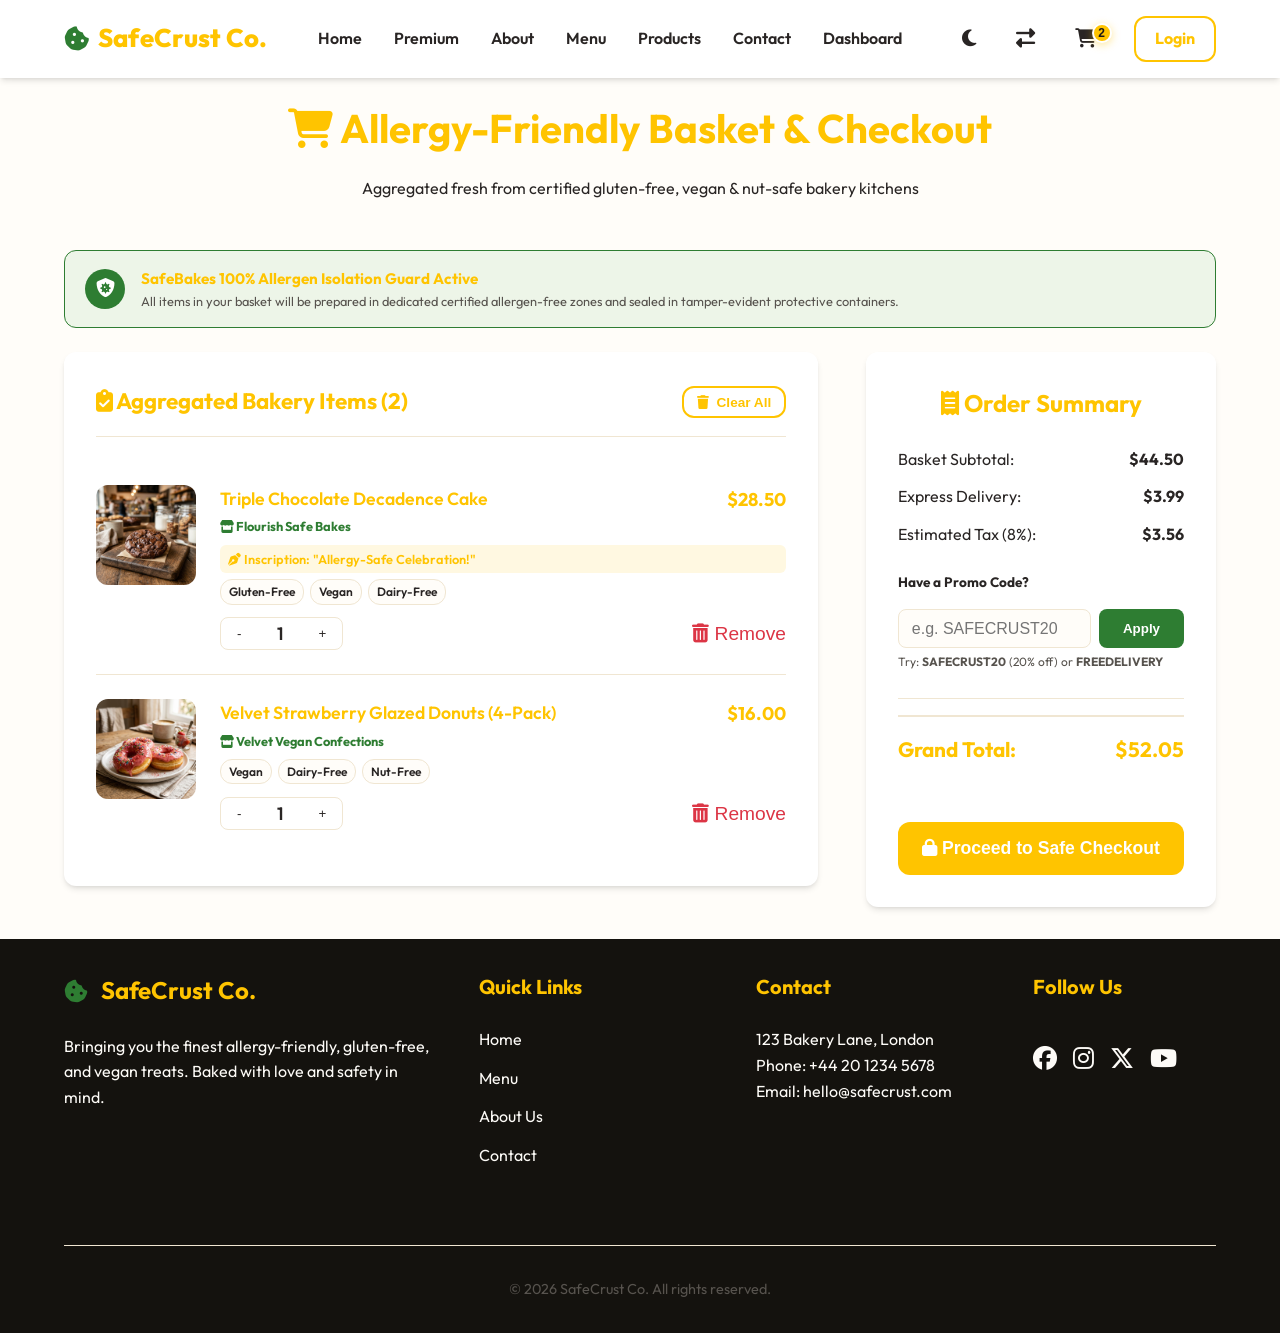
<file: cart.html>
<!DOCTYPE html>
<html lang="en" data-theme="light">

<head>
    <meta charset="UTF-8">
    <meta name="viewport" content="width=device-width, initial-scale=1.0">
    <title>Shopping Cart | SafeCrust Co. - Allergy Friendly Bakery</title>
    <link rel="icon" type="image/png" href="img/favicon.png">
    <link rel="stylesheet" href="css/style.css">
    <link rel="stylesheet" href="https://cdnjs.cloudflare.com/ajax/libs/font-awesome/6.5.1/css/all.min.css">
    <link href="https://fonts.googleapis.com/css2?family=Outfit:wght@300;400;600;700&display=swap" rel="stylesheet">
    <style>
        .cart-container {
            max-width: 1200px;
            margin: 0 auto;
            padding: 6rem 1.5rem 2rem;
        }

        .cart-header {
            text-align: center;
            margin-bottom: 3rem;
        }

        .cart-header h1 {
            font-size: 2.5rem;
            color: var(--primary);
            margin-bottom: 1rem;
        }

        .cart-grid {
            display: grid;
            grid-template-columns: 1fr 350px;
            gap: 3rem;
            align-items: start;
        }

        .cart-items {
            background: var(--bg-card);
            border-radius: var(--radius);
            padding: 2rem;
            box-shadow: var(--shadow);
        }

        .cart-item {
            display: flex;
            gap: 1.5rem;
            padding: 1.5rem 0;
            border-bottom: 1px solid var(--border);
        }

        .cart-item:last-child {
            border-bottom: none;
        }

        .cart-item-image {
            width: 100px;
            height: 100px;
            object-fit: cover;
            border-radius: var(--radius);
        }

        .cart-item-details {
            flex: 1;
        }

        .cart-item-title {
            font-size: 1.2rem;
            font-weight: 600;
            color: var(--text-main);
            margin-bottom: 0.5rem;
        }

        .cart-item-description {
            color: var(--text-muted);
            font-size: 0.9rem;
            margin-bottom: 1rem;
        }

        .cart-item-price {
            font-size: 1.1rem;
            font-weight: 700;
            color: var(--primary);
        }

        .cart-item-quantity {
            display: flex;
            align-items: center;
            gap: 1rem;
            margin-top: 1rem;
        }

        .quantity-controls {
            display: flex;
            align-items: center;
            border: 1px solid var(--border);
            border-radius: 8px;
            overflow: hidden;
        }

        .quantity-btn {
            background: none;
            border: none;
            padding: 0.5rem 1rem;
            cursor: pointer;
            color: var(--text-main);
            transition: background-color 0.3s ease;
        }

        .quantity-btn:hover {
            background-color: var(--accent);
        }

        .quantity-input {
            border: none;
            width: 45px;
            text-align: center;
            font-weight: 600;
            background: transparent;
            color: var(--text-main);
            font-family: inherit;
            font-size: 1.1rem;
        }

        .quantity-input::-webkit-outer-spin-button,
        .quantity-input::-webkit-inner-spin-button {
            -webkit-appearance: none;
            margin: 0;
        }

        .quantity-input[type=number] {
            -moz-appearance: textfield;
        }

        .remove-item {
            background: none;
            border: none;
            color: #dc3545;
            cursor: pointer;
            font-size: 1.2rem;
            transition: transform 0.3s ease;
        }

        .remove-item:hover {
            transform: scale(1.1);
        }

        .cart-summary {
            background: var(--bg-card);
            border-radius: var(--radius);
            padding: 2rem;
            box-shadow: var(--shadow);
            position: sticky;
            top: 6rem;
        }

        .summary-title {
            font-size: 1.5rem;
            font-weight: 700;
            color: var(--primary);
            margin-bottom: 1.5rem;
            text-align: center;
        }

        .summary-row {
            display: flex;
            justify-content: space-between;
            margin-bottom: 1rem;
            color: var(--text-main);
        }

        .summary-row.total {
            font-size: 1.3rem;
            font-weight: 700;
            color: var(--primary);
            padding-top: 1rem;
            border-top: 2px solid var(--border);
            margin-top: 1rem;
        }

        .promo-code {
            margin: 2rem 0;
        }

        .promo-input-group {
            display: flex;
            gap: 0.5rem;
            margin-top: 1rem;
            width: 100%;
        }

        .promo-input {
            flex: 1;
            min-width: 0;
            padding: 0.75rem;
            border: 1px solid var(--border);
            border-radius: 8px;
            font-size: 1rem;
            background: var(--bg-main);
            color: var(--text-main);
        }

        .promo-btn {
            background: var(--secondary);
            color: white;
            border: none;
            padding: 0.75rem 1.5rem;
            border-radius: 8px;
            cursor: pointer;
            font-weight: 600;
            transition: all 0.3s ease;
            white-space: nowrap;
        }

        .promo-btn:hover {
            filter: brightness(1.1);
            transform: translateY(-2px);
            box-shadow: 0 4px 12px rgba(76, 175, 80, 0.3);
        }

        .checkout-btn {
            width: 100%;
            background: var(--primary);
            color: white;
            border: none;
            padding: 1rem;
            border-radius: var(--radius);
            font-size: 1.1rem;
            font-weight: 700;
            cursor: pointer;
            transition: all 0.3s ease;
            margin-top: 2rem;
        }

        .checkout-btn:hover {
            background: var(--primary-light);
            transform: translateY(-2px);
            box-shadow: var(--shadow-lg);
        }

        .empty-cart {
            text-align: center;
            padding: 4rem 2rem;
            background: var(--bg-card);
            border-radius: var(--radius);
            box-shadow: var(--shadow);
        }

        .empty-cart-icon {
            font-size: 4rem;
            color: var(--text-muted);
            margin-bottom: 2rem;
        }

        .empty-cart h2 {
            color: var(--text-main);
            margin-bottom: 1rem;
        }

        .empty-cart p {
            color: var(--text-muted);
            margin-bottom: 2rem;
        }

        .continue-shopping {
            background: var(--primary);
            color: white;
            text-decoration: none;
            padding: 1rem 2rem;
            border-radius: var(--radius);
            font-weight: 600;
            display: inline-block;
            transition: all 0.3s ease;
        }

        .continue-shopping:hover {
            background: var(--primary-light);
            transform: translateY(-2px);
            box-shadow: var(--shadow-lg);
        }

        /* Responsive Design */
        @media (max-width: 991.98px) {
            .cart-grid {
                grid-template-columns: 1fr;
                gap: 2rem;
            }

            .cart-summary {
                position: static;
                order: -1;
            }

            .cart-item {
                flex-direction: column;
                text-align: center;
            }

            .cart-item-image {
                width: 150px;
                height: 150px;
                margin: 0 auto;
            }

            .cart-item-details {
                text-align: center;
            }

            .cart-item-quantity {
                justify-content: center;
            }
        }

        @media (max-width: 767.98px) {
            .cart-container {
                padding: 6rem 1rem 2rem;
            }

            .promo-input-group {
                flex-direction: column;
            }

            .promo-btn {
                width: 100%;
            }

            .cart-header h1 {
                font-size: 2rem;
            }

            /* Social Links Mobile */
            .social-link {
                font-size: 2rem !important;
            }

            .social-hashtag {
                font-size: 0.8rem !important;
                padding: 0.4rem 0.8rem !important;
            }
        }

        /* Social Links Hover Effects */
        .social-link:hover {
            transform: scale(1.1) !important;
        }

        .social-hashtag:hover {
            transform: translateY(-2px);
            box-shadow: 0 4px 8px rgba(0, 0, 0, 0.2);
            transition: all 0.3s ease;
        }
    </style>
</head>

<body>

    <header class="header">
        <div class="container nav-container">
            <div class="mobile-nav-container">
                <a href="index.html" class="logo"><i class="fas fa-cookie-bite"></i> SafeCrust Co.</a>
                <button class="navbar-toggler" type="button" id="mobileMenuToggle" title="Open menu">
                    <i class="fas fa-bars"></i>
                </button>
            </div>

            <nav>
                <ul class="nav-links" id="nav-menu">
                    <li><a href="index.html">Home</a></li>
                    <li><a href="home-premium.html">Premium</a></li>
                    <li><a href="about.html">About</a></li>
                    <li><a href="menu.html">Menu</a></li>
                    <li><a href="products.html">Products</a></li>
                    <li><a href="contact.html">Contact</a></li>
                    <li><a href="dashboard.html">Dashboard</a></li>
                </ul>
            </nav>

            <div class="nav-actions">
                <button type="button" id="theme-toggle" class="toggle-btn" title="Toggle Theme"><i
                        class="fas fa-moon"></i></button>
                <button type="button" id="rtl-toggle" class="toggle-btn" title="Toggle RTL"><i
                        class="fas fa-right-left"></i></button>
                <button type="button" class="toggle-btn cart-btn" title="View Cart">
                    <i class="fas fa-shopping-cart"></i>
                    <span class="cart-badge">0</span>
                </button>
                <a href="login.html" class="btn btn-outline">Login</a>
            </div>
        </div>

        <div class="mobile-menu-overlay" id="mobileMenuOverlay">
            <div class="mobile-menu-header">
                <h3>Menu</h3>
                <button type="button" class="mobile-menu-close" id="mobileMenuClose" title="Close menu">
                    <i class="fas fa-times"></i>
                </button>
            </div>

            <ul class="mobile-menu-nav">
                <li><a href="index.html">Home</a></li>
                <li><a href="home-premium.html">Premium</a></li>
                <li><a href="about.html">About</a></li>
                <li><a href="menu.html">Menu</a></li>
                <li><a href="products.html">Products</a></li>
                <li><a href="contact.html">Contact</a></li>
                <li><a href="dashboard.html">Dashboard</a></li>
            </ul>

            <div class="mobile-menu-actions">
                <button type="button" id="mobile-theme-toggle" class="btn btn-outline">
                    <i class="fas fa-moon"></i> Theme
                </button>
                <button type="button" id="mobile-rtl-toggle" class="btn btn-outline">
                    <i class="fas fa-right-left"></i> RTL
                </button>
                <a href="cart.html" class="btn btn-primary">Cart</a>
                <a href="login.html" class="btn btn-outline">Login</a>
            </div>
        </div>

        <div class="mobile-menu-backdrop" id="mobileMenuBackdrop"></div>
    </header>

    <div class="cart-container">
        <div class="cart-header">
            <h1><i class="fas fa-shopping-cart"></i> Allergy-Friendly Basket &amp; Checkout</h1>
            <p>Aggregated fresh from certified gluten-free, vegan &amp; nut-safe bakery kitchens</p>
        </div>

        <div id="cart-allergen-guard"></div>

        <div class="cart-grid">
            <div class="cart-items" id="cartItems">
                <!-- Cart items dynamically rendered by main.js -->
            </div>

            <div class="cart-summary">
                <h2 class="summary-title" style="margin-bottom:1.5rem; color:var(--primary);"><i class="fas fa-receipt"></i> Order Summary</h2>

                <div class="summary-row" style="display:flex; justify-content:space-between; margin-bottom:0.75rem;">
                    <span>Basket Subtotal:</span>
                    <span id="cart-subtotal" style="font-weight:700;">$0.00</span>
                </div>

                <div class="summary-row" id="cart-discount-row" style="display:none; justify-content:space-between; margin-bottom:0.75rem; color:#2e7d32; font-weight:700;">
                    <span>Promo Discount:</span>
                    <span id="cart-discount">-$0.00</span>
                </div>

                <div class="summary-row" style="display:flex; justify-content:space-between; margin-bottom:0.75rem;">
                    <span>Express Delivery:</span>
                    <span id="cart-delivery-fee" style="font-weight:700;">$3.99</span>
                </div>

                <div class="summary-row" style="display:flex; justify-content:space-between; margin-bottom:0.75rem;">
                    <span>Estimated Tax (8%):</span>
                    <span id="cart-tax" style="font-weight:700;">$0.00</span>
                </div>

                <div class="promo-code" style="margin:1.5rem 0;">
                    <label for="promoCode" style="font-weight:700; font-size:0.85rem; display:block; margin-bottom:4px;">Have a Promo Code?</label>
                    <div class="promo-input-group" style="display:flex; gap:8px;">
                        <input type="text" id="promoCode" class="promo-input" placeholder="e.g. SAFECRUST20" style="flex:1; padding:0.6rem 0.8rem; border-radius:8px; border:1px solid var(--border); background:var(--bg-main); color:var(--text-main);">
                        <button type="button" class="promo-btn">Apply</button>
                    </div>
                    <small style="color:var(--text-muted); font-size:0.75rem;">Try: <strong>SAFECRUST20</strong> (20% off) or <strong>FREEDELIVERY</strong></small>
                </div>

                <hr style="border:none; border-top:1px solid var(--border); margin:1rem 0;">

                <div class="summary-row total" style="display:flex; justify-content:space-between; font-size:1.3rem; font-weight:700; color:var(--primary); margin-bottom:1.5rem;">
                    <span>Grand Total:</span>
                    <span id="cart-total">$0.00</span>
                </div>

                <button type="button" class="checkout-btn">
                    <i class="fas fa-lock"></i> Proceed to Safe Checkout
                </button>
            </div>
        </div>
    </div>

    <footer class="footer">
        <div class="container">
            <div class="footer-grid">
                <div class="footer-col footer-col-brand" style="flex: 1.5;">
                    <a href="index.html" class="footer-logo">
                        <i class="fas fa-cookie-bite"></i> SafeCrust Co.
                    </a>
                    <p>Bringing you the finest allergy-friendly, gluten-free, and vegan treats. Baked with love and
                        safety in mind.</p>
                </div>
                <div class="footer-col">
                    <h4>Quick Links</h4>
                    <ul class="footer-links">
                        <li><a href="index.html">Home</a></li>
                        <li><a href="menu.html">Menu</a></li>
                        <li><a href="about.html">About Us</a></li>
                        <li><a href="contact.html">Contact</a></li>
                    </ul>
                </div>

                <div class="footer-col">
                    <h4>Contact</h4>
                    <p>123 Bakery Lane, London<br>Phone: +44 20 1234 5678<br>Email: hello@safecrust.com</p>
                </div>
                <div class="footer-col footer-follow-block">
                    <h4>Follow Us</h4>
                    <div class="footer-social">
                        <a href="#" title="Facebook"><i class="fab fa-facebook"></i></a>
                        <a href="#" title="Instagram"><i class="fab fa-instagram"></i></a>
                        <a href="#" title="X (Twitter)"><i class="fa-brands fa-x-twitter"></i></a>
                        <a href="#" title="YouTube"><i class="fab fa-youtube"></i></a>
                    </div>
                </div>
            </div>
            <div class="footer-bottom">
                &copy; 2026 SafeCrust Co. All rights reserved.
            </div>
        </div>
    </footer>

    <script src="js/main.js"></script>
</body>

</html>
</file>
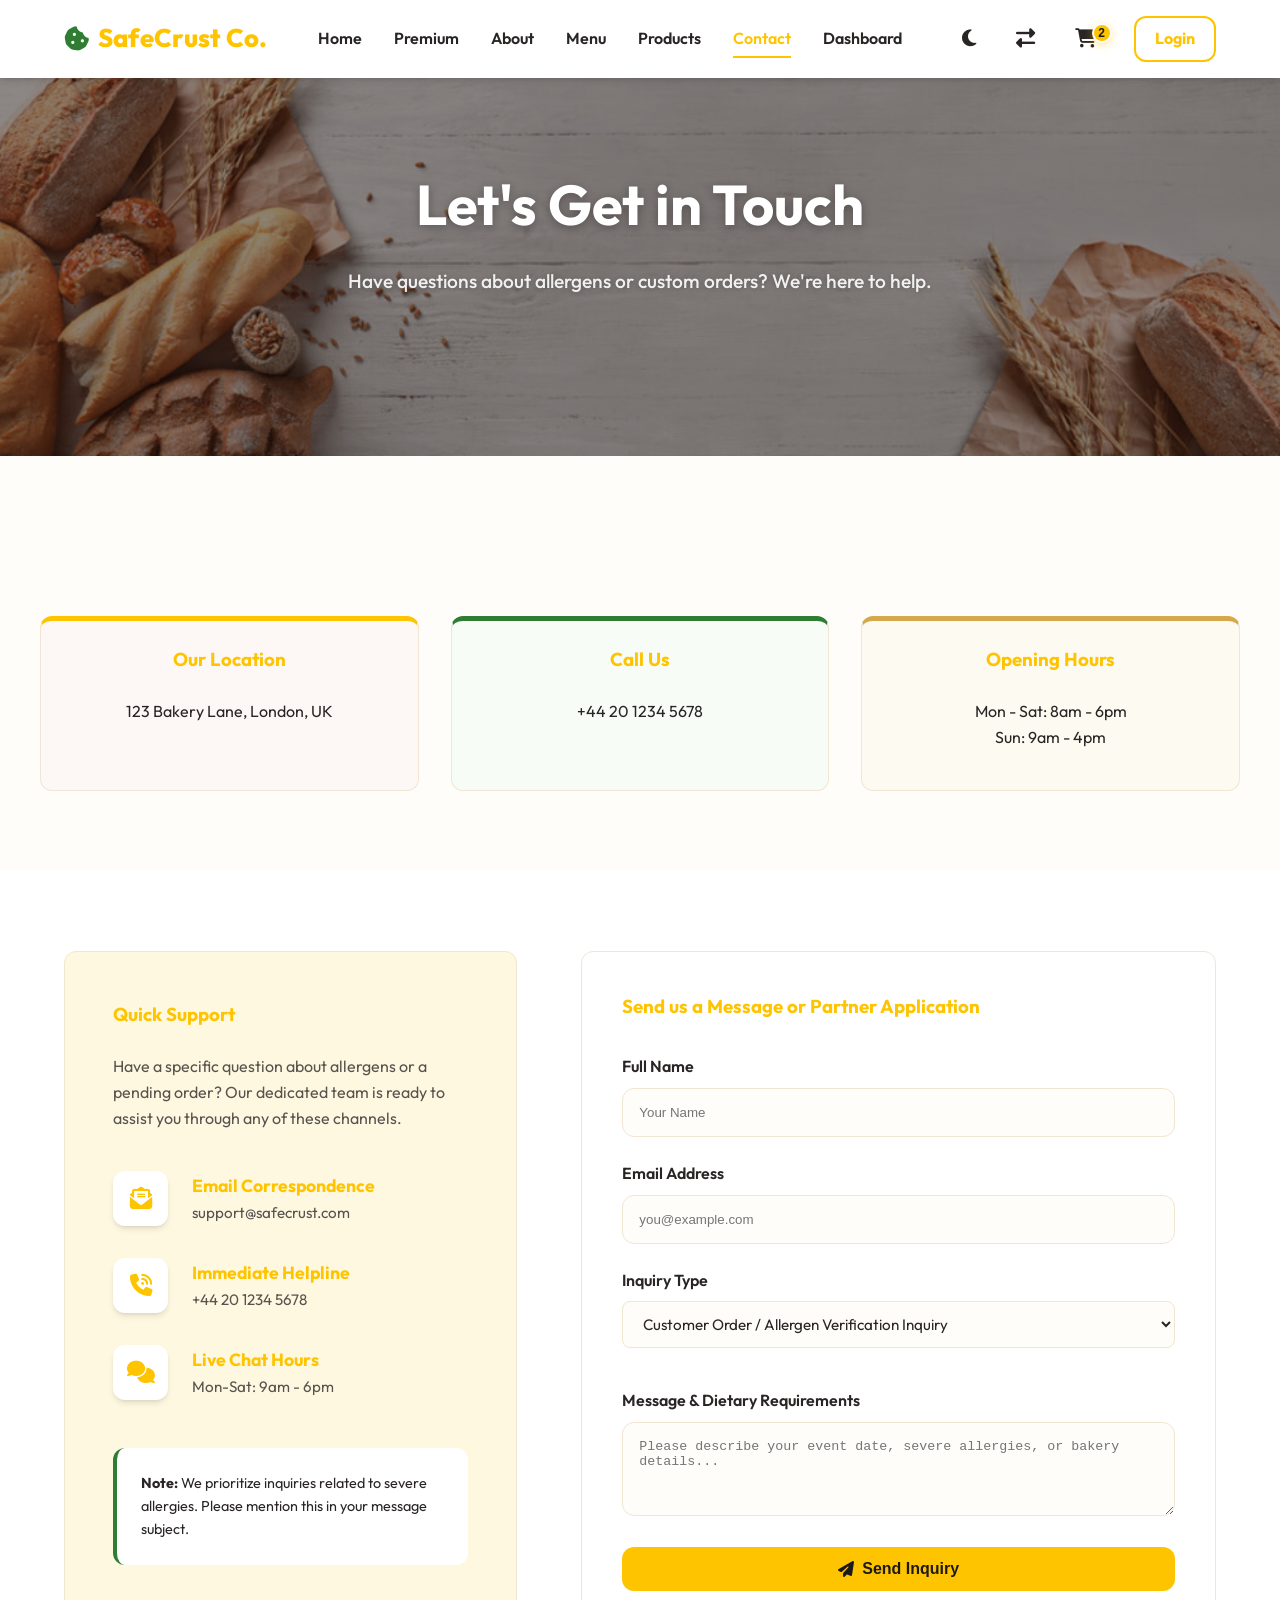
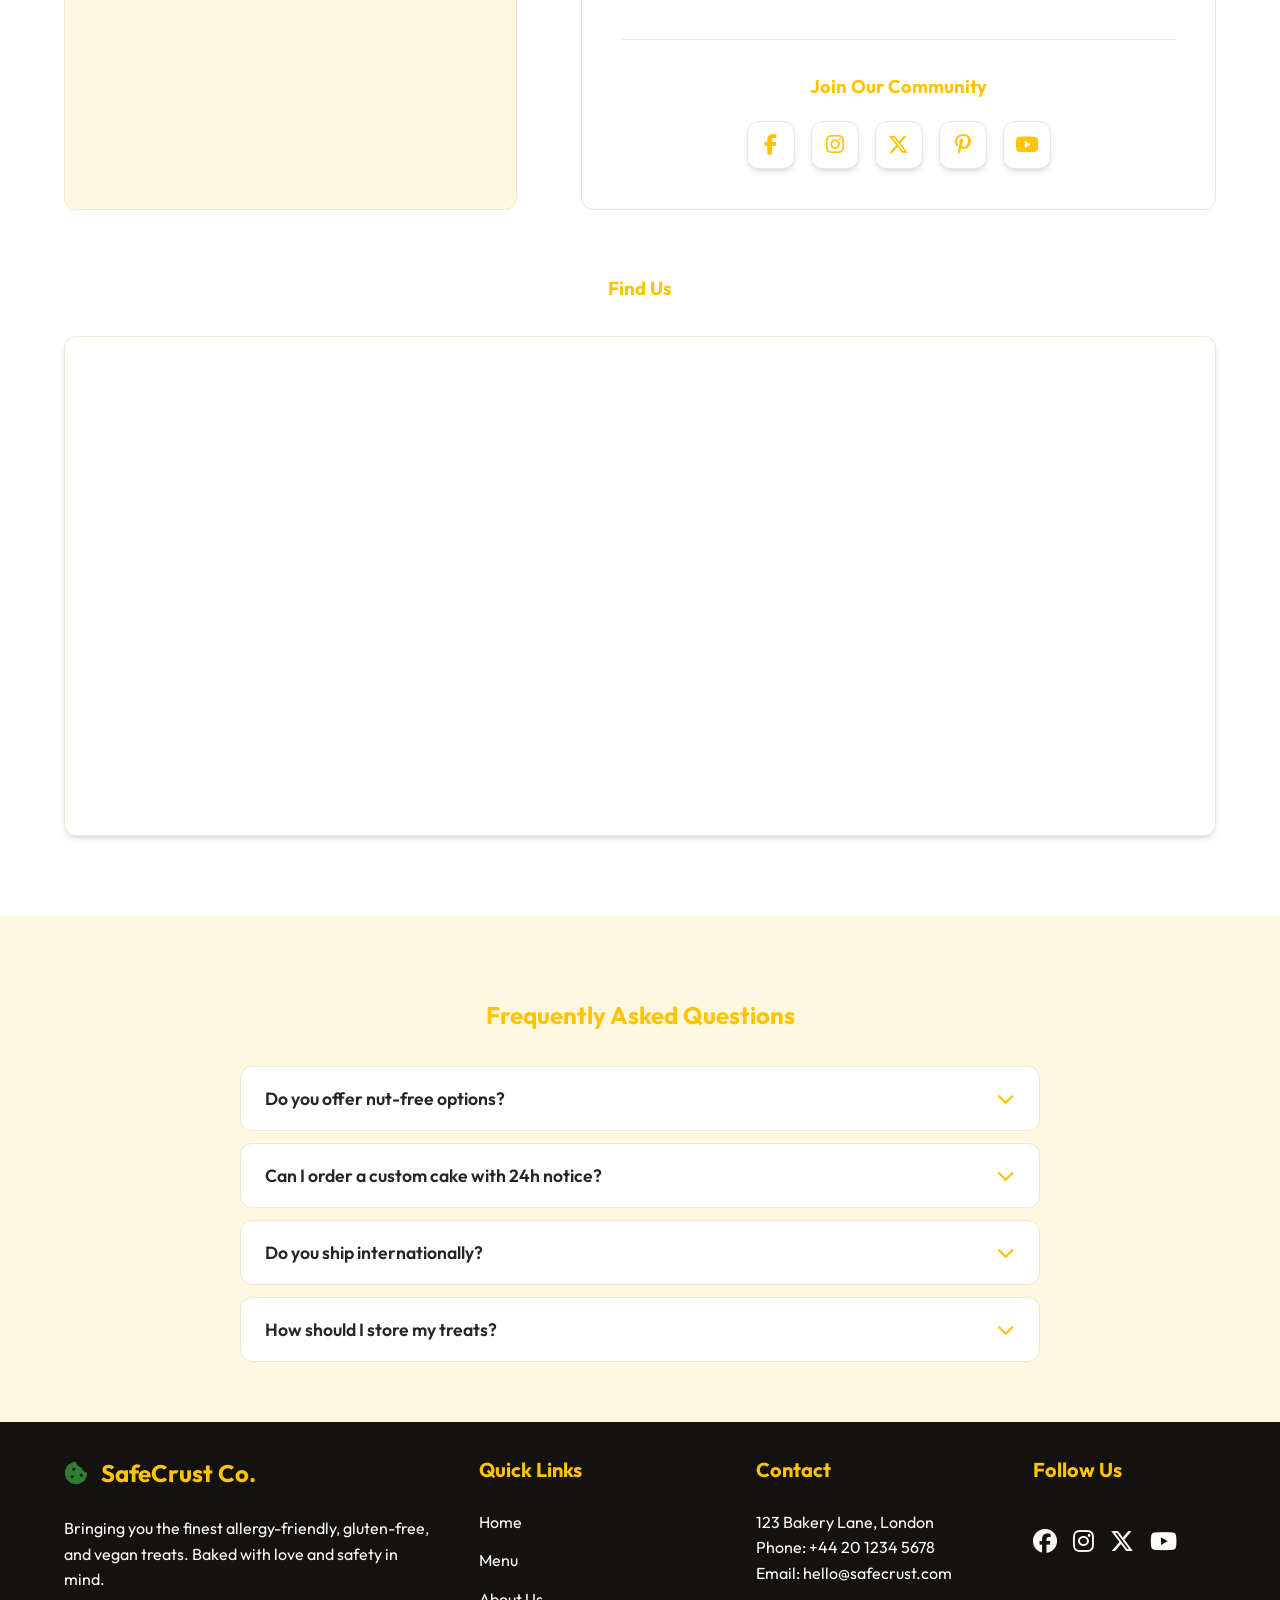
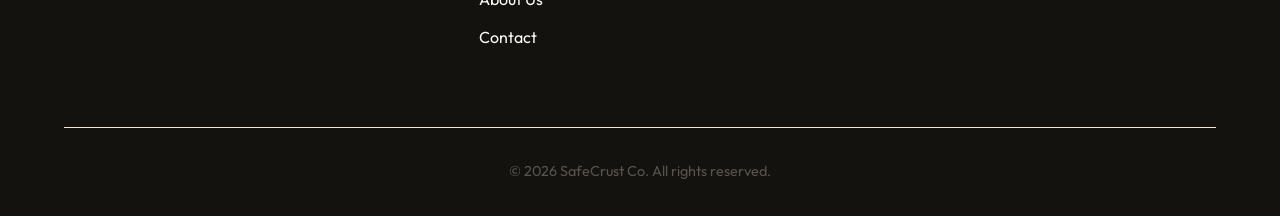
<file: contact.html>
<!DOCTYPE html>
<html lang="en" data-theme="light">

<head>
    <meta charset="UTF-8">
    <meta name="viewport" content="width=device-width, initial-scale=1.0">
    <title>Contact Us | SafeCrust Co. - Get in Touch</title>
    <link rel="icon" type="image/png" href="img/favicon.png">
    <link rel="stylesheet" href="css/style.css">
    <link rel="stylesheet" href="https://cdnjs.cloudflare.com/ajax/libs/font-awesome/6.5.1/css/all.min.css">
    <link href="https://fonts.googleapis.com/css2?family=Outfit:wght@300;400;600;700&display=swap" rel="stylesheet">
    <style>
        .page-header {
            padding: 10rem 0;
            background: linear-gradient(rgba(27, 14, 10, 0.5), rgba(27, 14, 10, 0.5)), url('img/menu header.png');
            background-size: cover;
            background-position: center;
            text-align: center;
            position: relative;
            margin-bottom: 5rem;
        }

        .page-header h1 {
            color: #ffffff !important;
            font-size: 3.5rem;
            margin-bottom: 1rem;
            text-shadow: 0 2px 10px rgba(0, 0, 0, 0.3);
        }

        .page-header p {
            color: rgba(255, 255, 255, 0.9) !important;
            font-size: 1.2rem;
            font-weight: 500;
            text-shadow: 0 1px 5px rgba(0, 0, 0, 0.2);
        }

        @media (max-width: 768px) {
            .page-header {
                margin-bottom: 3.5rem;
            }
        }

        .contact-section-grid {
            display: grid;
            grid-template-columns: 1fr 1.4fr;
            gap: 4rem;
            align-items: stretch;
        }

        @media (max-width: 992px) {
            .contact-section-grid {
                grid-template-columns: 1fr !important;
                gap: 2rem;
            }
        }

        [data-theme='dark'] .contact-details-box h3 {
            color: white !important;
        }

        .contact-form {
            background: var(--bg-card);
            padding: 2.5rem;
            border-radius: var(--radius);
            border: 1px solid var(--border);
        }

        .form-group {
            margin-bottom: 1.5rem;
        }

        .form-group label {
            display: block;
            margin-bottom: 0.5rem;
            font-weight: 600;
        }

        .form-group input,
        .form-group textarea {
            width: 100%;
            padding: 1rem;
            border-radius: var(--radius);
            border: 1px solid var(--border);
            background: var(--bg-main);
            color: var(--text-main);
        }


        .contact-card {
            background: var(--bg-card);
            padding: 2rem;
            border-radius: var(--radius);
            border: 1px solid var(--border);
            text-align: center;
        }

        .wholesale-banner {
            background: var(--primary);
            color: white;
            padding: 4rem 0;
            text-align: center;
            border-radius: var(--radius);
        }

        /* Social Media Buttons Styling */
        .social-connect {
            margin-top: 2.5rem;
            text-align: center;
        }

        .social-btns-wrap {
            display: flex;
            gap: 1rem;
            flex-wrap: wrap;
            justify-content: center;
        }

        .social-icon-btn {
            width: 48px;
            height: 48px;
            border-radius: 12px;
            display: flex;
            align-items: center;
            justify-content: center;
            background: #ffffff;
            color: var(--primary);
            font-size: 1.3rem;
            box-shadow: var(--shadow);
            transition: all 0.3s cubic-bezier(0.4, 0, 0.2, 1);
            text-decoration: none;
            border: 1px solid var(--border);
        }

        .social-icon-btn:hover {
            transform: translateY(-5px);
            background: var(--primary);
            color: #ffffff;
            border-color: var(--primary);
            box-shadow: 0 10px 20px rgba(124, 62, 45, 0.2);
        }

        [data-theme='dark'] .social-icon-btn {
            background: var(--bg-card);
            border-color: var(--border);
            color: var(--text-main);
        }

        [data-theme='dark'] .social-icon-btn:hover {
            background: var(--primary);
            color: white;
        }

        @media (max-width: 991px) {
            .social-connect {
                text-align: center !important;
                display: flex;
                flex-direction: column;
                align-items: center;
                margin-top: 2rem;
            }
            .social-btns-wrap {
                justify-content: center;
            }
        }

        /* Tablet & Mobile Specific Alignment - Flush Left as per user's 2nd screenshot */
        @media (max-width: 767px) {
            #contact-top-grid {
                grid-template-columns: 1fr !important;
                max-width: 500px;
                margin: 0 auto;
            }
        }

        @media (min-width: 768px) and (max-width: 1024px) {
            #contact-top-grid {
                grid-template-columns: repeat(2, 1fr) !important;
                grid-auto-rows: 1fr !important;
                max-width: 800px;
                margin: 0 auto 3rem auto !important;
                gap: 1.5rem !important;
            }
            #contact-top-grid > .card {
                height: 100% !important;
                max-width: 100% !important;
                margin: 0 !important;
            }
            #contact-top-grid > .card:nth-child(3) {
                grid-column: 1 / span 2 !important;
                justify-self: center !important;
                width: calc(50% - 0.75rem) !important;
            }
        }

        @media (max-width: 1024px) {

            .contact-details-box {
                display: flex !important;
                flex-direction: column !important;
                align-items: flex-start !important;
                text-align: left !important;
                padding: 2.5rem 1.5rem !important;
            }

            .contact-details-box > div,
            #quick-support-wrapper {
                display: flex !important;
                flex-direction: column !important;
                align-items: flex-start !important;
                margin: 0 !important;
                width: 100% !important;
                max-width: 100% !important;
            }

            .contact-details-box h3,
            .contact-details-box > p {
                text-align: left !important;
                width: 100%;
            }

            .contact-info-row {
                display: flex !important;
                flex-direction: row !important;
                align-items: center !important;
                justify-content: flex-start !important;
                text-align: left !important;
                gap: 1.2rem !important;
                margin: 0 0 2rem 0 !important;
                width: 100% !important;
            }

            .contact-info-row > div:first-child {
                margin: 0 !important;
                flex-shrink: 0 !important;
            }

            .contact-info-row > div:last-child {
                text-align: left !important;
                margin: 0 !important;
                display: flex !important;
                flex-direction: column !important;
                align-items: flex-start !important;
                justify-content: center !important;
            }

            .contact-info-row h4,
            .contact-info-row p {
                text-align: left !important;
                margin: 0 !important;
                line-height: 1.4 !important;
                display: block !important;
                width: auto !important;
            }
            
            .contact-form > h3 {
                text-align: center !important;
            }
            .contact-form form label,
            .contact-form form input,
            .contact-form form textarea {
                text-align: left !important;
            }
        }

        .contact-card-icon {
            display: none; /* Removed as per user request */
        }

        .card-location { 
            border-top: 5px solid var(--primary) !important; 
            background-color: #fdf8f6 !important; 
        }
        .card-phone { 
            border-top: 5px solid var(--secondary) !important; 
            background-color: #f7fcf7 !important; 
        }
        .card-hours { 
            border-top: 5px solid #d4a84b !important; 
            background-color: #fdfaf2 !important; 
        }

        .contact-top-grid h3 {
            margin-top: 0.5rem;
            color: var(--primary);
        }

        .card-hours h3 { color: #b8860b; }

        /* Dark Mode Overrides for Contact Cards */
        [data-theme='dark'] .card-location, 
        [data-theme='dark'] .card-phone, 
        [data-theme='dark'] .card-hours {
            background-color: var(--bg-card) !important;
            border-color: var(--border) !important;
        }

        [data-theme='dark'] .card-location h3,
        [data-theme='dark'] .card-phone h3,
        [data-theme='dark'] .card-hours h3 {
            color: var(--text-main) !important;
        }

        [data-theme='dark'] .card-location p,
        [data-theme='dark'] .card-phone p,
        [data-theme='dark'] .card-hours p {
            color: var(--text-muted) !important;
        }

        [data-theme='dark'] .card-location { border-top-color: var(--primary) !important; }
        [data-theme='dark'] .card-phone { border-top-color: var(--secondary) !important; }
        [data-theme='dark'] .card-hours { border-top-color: #f0c567 !important; }
    </style>
</head>

<body>

    <header class="header">
        <div class="container nav-container">
            <div class="mobile-nav-container">
                <a href="index.html" class="logo"><i class="fas fa-cookie-bite"></i> SafeCrust Co.</a>
                <button class="navbar-toggler" type="button" id="mobileMenuToggle" title="Open menu">
                    <i class="fas fa-bars"></i>
                </button>
            </div>
            <nav>
                <ul class="nav-links" id="nav-menu">
                    <li><a href="index.html">Home</a></li>
                    <li><a href="home-premium.html">Premium</a></li>
                    <li><a href="about.html">About</a></li>
                    <li><a href="menu.html">Menu</a></li>
                    <li><a href="products.html">Products</a></li>
                    <li><a href="contact.html">Contact</a></li>
                    <li><a href="dashboard.html">Dashboard</a></li>
                </ul>
            </nav>
            <div class="nav-actions">
                <button type="button" id="theme-toggle" class="toggle-btn" title="Toggle Theme"><i
                        class="fas fa-moon"></i></button>
                <button type="button" id="rtl-toggle" class="toggle-btn" title="Toggle RTL"><i
                        class="fas fa-right-left"></i></button>
                <button type="button" class="toggle-btn cart-btn" title="View Cart">
                    <i class="fas fa-shopping-cart"></i>
                    <span class="cart-badge" id="cart-count">0</span>
                </button>
                <a href="login.html" class="btn btn-outline">Login</a>
            </div>
        </div>

        <div class="mobile-menu-overlay" id="mobileMenuOverlay">
            <div class="mobile-menu-header">
                <h3>Menu</h3>
                <button type="button" class="mobile-menu-close" id="mobileMenuClose" title="Close menu">
                    <i class="fas fa-times"></i>
                </button>
            </div>

            <ul class="mobile-menu-nav">
                <li><a href="index.html">Home</a></li>
                <li><a href="home-premium.html">Premium</a></li>
                <li><a href="about.html">About</a></li>
                <li><a href="menu.html">Menu</a></li>
                <li><a href="products.html">Products</a></li>
                <li><a href="contact.html">Contact</a></li>
                <li><a href="dashboard.html">Dashboard</a></li>
            </ul>

            <div class="mobile-menu-actions">
                <button type="button" id="mobile-theme-toggle" class="btn btn-outline">
                    <i class="fas fa-moon"></i> Theme
                </button>
                <button type="button" id="mobile-rtl-toggle" class="btn btn-outline">
                    <i class="fas fa-right-left"></i> RTL
                </button>
                <a href="cart.html" class="btn btn-primary">Cart</a>
                <a href="login.html" class="btn btn-outline">Login</a>
            </div>
        </div>

        <div class="mobile-menu-backdrop" id="mobileMenuBackdrop"></div>
    </header>

    <div class="page-header">
        <div class="container">
            <h1>Let's Get in Touch</h1>
            <p>Have questions about allergens or custom orders? We're here to help.</p>
        </div>
    </div>

    <main>
        <section class="container section">
            <div class="grid grid-3" id="contact-top-grid">
                <div class="card reveal card-location">
                    <div class="card-body">
                        <h3>Our Location</h3>
                        <p>123 Bakery Lane, London, UK</p>
                    </div>
                </div>
                <div class="card reveal card-phone">
                    <div class="card-body">
                        <h3>Call Us</h3>
                        <p>+44 20 1234 5678</p>
                    </div>
                </div>
                <div class="card reveal card-hours">
                    <div class="card-body">
                        <h3>Opening Hours</h3>
                        <p>Mon - Sat: 8am - 6pm<br>Sun: 9am - 4pm</p>
                    </div>
                </div>
            </div>
        </section>

        <section class="section" style="background: var(--bg-card);">
            <div class="container contact-section-grid">
                <!-- Related Section: Contact Info (Left Side) -->
                <div class="reveal" style="display: flex; flex-direction: column; height: 100%;">
                    <div class="contact-details-box"
                        style="background: var(--accent); padding: 3rem; border-radius: var(--radius); height: 100%; border: 1px solid var(--border); position: relative; overflow: hidden;">
                        <h3 style="text-align: left; margin-bottom: 1.5rem; color: var(--primary);">Quick Support</h3>
                        <p style="margin-bottom: 2.5rem; color: var(--text-muted);">Have a specific question about
                            allergens or a pending order? Our dedicated team is ready to assist you through any of these
                            channels.</p>

                        <div id="quick-support-wrapper" style="display: flex; flex-direction: column; gap: 2rem;">
                            <div class="contact-info-row" style="display: flex; gap: 1.5rem; align-items: center;">
                                <div
                                    style="background: white; width: 55px; height: 55px; border-radius: 12px; display: flex; align-items: center; justify-content: center; flex-shrink: 0; box-shadow: var(--shadow); color: var(--primary); font-size: 1.4rem;">
                                    <i class="fas fa-envelope-open-text"></i>
                                </div>
                                <div style="text-align: left !important; display: flex; flex-direction: column; align-items: flex-start;">
                                    <h4
                                        style="margin: 0; text-align: left !important; font-size: 1.1rem; color: var(--text-main);">
                                        Email Correspondence</h4>
                                    <p style="margin: 0; text-align: left !important; font-size: 0.95rem; color: var(--text-muted);">
                                        support@safecrust.com</p>
                                </div>
                            </div>

                            <div class="contact-info-row" style="display: flex; gap: 1.5rem; align-items: center;">
                                <div
                                    style="background: white; width: 55px; height: 55px; border-radius: 12px; display: flex; align-items: center; justify-content: center; flex-shrink: 0; box-shadow: var(--shadow); color: var(--primary); font-size: 1.4rem;">
                                    <i class="fas fa-phone-volume"></i>
                                </div>
                                <div style="text-align: left !important; display: flex; flex-direction: column; align-items: flex-start;">
                                    <h4
                                        style="margin: 0; text-align: left !important; font-size: 1.1rem; color: var(--text-main);">
                                        Immediate Helpline</h4>
                                    <p style="margin: 0; text-align: left !important; font-size: 0.95rem; color: var(--text-muted);">+44 20 1234 5678
                                    </p>
                                </div>
                            </div>

                            <div class="contact-info-row" style="display: flex; gap: 1.5rem; align-items: center;">
                                <div
                                    style="background: white; width: 55px; height: 55px; border-radius: 12px; display: flex; align-items: center; justify-content: center; flex-shrink: 0; box-shadow: var(--shadow); color: var(--primary); font-size: 1.4rem;">
                                    <i class="fas fa-comments"></i>
                                </div>
                                <div style="text-align: left !important; display: flex; flex-direction: column; align-items: flex-start;">
                                    <h4
                                        style="margin: 0; text-align: left !important; font-size: 1.1rem; color: var(--text-main);">
                                        Live Chat Hours</h4>
                                    <p style="margin: 0; text-align: left !important; font-size: 0.95rem; color: var(--text-muted);">Mon-Sat: 9am -
                                        6pm</p>
                                </div>
                            </div>
                        </div>


                        <div style="margin-top: auto; padding-top: 3rem;">
                            <div
                                style="background: var(--bg-card); padding: 1.5rem; border-radius: var(--radius); border-left: 4px solid var(--secondary);">
                                <p style="font-size: 0.9rem; margin: 0; color: var(--text-main);"><strong>Note:</strong>
                                    We prioritize inquiries related to severe allergies. Please mention this in your
                                    message subject.</p>
                            </div>
                        </div>
                    </div>
                </div>

                <!-- Send us a Message (Right Side) -->
                <div class="contact-form reveal">
                    <h3 style="margin-bottom: 2rem; text-align: left;">Send us a Message or Partner Application</h3>
                    <form onsubmit="event.preventDefault(); showToast('Message sent! Our Allergen Support Team will reply within 2 hours.', 'success'); this.reset();">
                        <div class="form-group">
                            <label for="contact_name">Full Name</label>
                            <input type="text" id="contact_name" name="name" placeholder="Your Name" required
                                autocomplete="name">
                        </div>
                        <div class="form-group">
                            <label for="contact_email">Email Address</label>
                            <input type="email" id="contact_email" name="email" placeholder="you@example.com" required
                                autocomplete="email">
                        </div>
                        <div class="form-group">
                            <label for="contact_reason">Inquiry Type</label>
                            <select id="contact_reason" class="customizer-input" style="margin-bottom:1rem;">
                                <option value="support">Customer Order / Allergen Verification Inquiry</option>
                                <option value="partner">Join as Bakery Merchant Partner</option>
                                <option value="custom">Custom Event Cake Request</option>
                                <option value="driver">Courier Driver Fleet Application</option>
                            </select>
                        </div>
                        <div class="form-group">
                            <label for="contact_message">Message &amp; Dietary Requirements</label>
                            <textarea id="contact_message" name="message" rows="4" required
                                placeholder="Please describe your event date, severe allergies, or bakery details..."></textarea>
                        </div>
                        <button type="submit" class="btn btn-primary" style="width: 100%;"><i class="fas fa-paper-plane"></i> Send Inquiry</button>
                    </form>

                    <div class="social-connect" style="margin-top: 3rem; border-top: 1px solid var(--border); padding-top: 2rem;">
                        <h4 style="margin-bottom: 1.2rem; color: var(--primary); font-size: 1.15rem; font-weight: 700;">Join Our Community</h4>
                        <div class="social-btns-wrap">
                            <a href="#" class="social-icon-btn" title="Facebook"><i class="fab fa-facebook-f"></i></a>
                            <a href="#" class="social-icon-btn" title="Instagram"><i class="fab fa-instagram"></i></a>
                            <a href="#" class="social-icon-btn" title="X (Twitter)"><i class="fa-brands fa-x-twitter"></i></a>
                            <a href="#" class="social-icon-btn" title="Pinterest"><i class="fab fa-pinterest-p"></i></a>
                            <a href="#" class="social-icon-btn" title="YouTube"><i class="fab fa-youtube"></i></a>
                        </div>
                    </div>
                </div>
            </div>

            <!-- Map Section Below -->
            <div class="container" style="margin-top: 4rem;">
                <div class="reveal" style="width: 100%;">
                    <h3 style="margin-bottom: 2rem; text-align: center;">Find Us</h3>
                    <div class="map-embed-wrap" style="height: 500px; border: 1px solid var(--border);">
                        <iframe title="SafeBakes bakery location map" loading="lazy"
                            referrerpolicy="no-referrer-when-downgrade"
                            src="https://www.google.com/maps?q=London+Bakery+Lane&output=embed">
                        </iframe>
                    </div>
                </div>
            </div>
        </section>



        <section class="section section-faq-contact section-spacing-tablet-faq" style="background: var(--accent);">
            <div class="container">
                <h2> Frequently Asked Questions</h2>
                <div class="faq-accordion" style="margin-top: 2rem;">
                    <div class="faq-accordion-item">
                        <button type="button" class="faq-accordion-trigger" aria-expanded="false">
                            <span>Do you offer nut-free options?</span>
                            <i class="fas fa-chevron-down faq-chevron" aria-hidden="true"></i>
                        </button>
                        <div class="faq-accordion-panel">
                            <div class="faq-accordion-panel-inner">Yes, we have a dedicated nut-free line, although some
                                products are made in the same facility with strict protocols.</div>
                        </div>
                    </div>
                    <div class="faq-accordion-item">
                        <button type="button" class="faq-accordion-trigger" aria-expanded="false">
                            <span>Can I order a custom cake with 24h notice?</span>
                            <i class="fas fa-chevron-down faq-chevron" aria-hidden="true"></i>
                        </button>
                        <div class="faq-accordion-panel">
                            <div class="faq-accordion-panel-inner">We typically require 48-72h for custom orders to
                                ensure the safest ingredients are sourced.</div>
                        </div>
                    </div>
                    <div class="faq-accordion-item">
                        <button type="button" class="faq-accordion-trigger" aria-expanded="false">
                            <span>Do you ship internationally?</span>
                            <i class="fas fa-chevron-down faq-chevron" aria-hidden="true"></i>
                        </button>
                        <div class="faq-accordion-panel">
                            <div class="faq-accordion-panel-inner">Currently we ship within the UK. We are working on EU
                                shipping soon!</div>
                        </div>
                    </div>
                    <div class="faq-accordion-item">
                        <button type="button" class="faq-accordion-trigger" aria-expanded="false">
                            <span>How should I store my treats?</span>
                            <i class="fas fa-chevron-down faq-chevron" aria-hidden="true"></i>
                        </button>
                        <div class="faq-accordion-panel">
                            <div class="faq-accordion-panel-inner">Most bakes stay fresh for 3 days in an airtight
                                container at room temperature.</div>
                        </div>
                    </div>
                </div>
            </div>
        </section>


    </main>

    <footer class="footer">
        <div class="container">
            <div class="footer-grid">
                <div class="footer-col footer-col-brand" style="flex: 1.5;">
                    <a href="index.html" class="footer-logo">
                        <i class="fas fa-cookie-bite"></i> SafeCrust Co.
                    </a>
                    <p>Bringing you the finest allergy-friendly, gluten-free, and vegan treats. Baked with love and
                        safety in mind.</p>
                </div>
                <div class="footer-col">
                    <h4>Quick Links</h4>
                    <ul class="footer-links">
                        <li><a href="index.html">Home</a></li>
                        <li><a href="menu.html">Menu</a></li>
                        <li><a href="about.html">About Us</a></li>
                        <li><a href="contact.html">Contact</a></li>
                    </ul>
                </div>

                <div class="footer-col">
                    <h4>Contact</h4>
                    <p>123 Bakery Lane, London<br>Phone: +44 20 1234 5678<br>Email: hello@safecrust.com</p>
                </div>
                <div class="footer-col footer-follow-block">
                    <h4>Follow Us</h4>
                    <div class="footer-social">
                        <a href="#" title="Facebook"><i class="fab fa-facebook"></i></a>
                        <a href="#" title="Instagram"><i class="fab fa-instagram"></i></a>
                        <a href="#" title="X (Twitter)"><i class="fa-brands fa-x-twitter"></i></a>
                        <a href="#" title="YouTube"><i class="fab fa-youtube"></i></a>
                    </div>
                </div>
            </div>
            <div class="footer-bottom">
                &copy; 2026 SafeCrust Co. All rights reserved.
            </div>
        </div>
    </footer>

    <script src="js/main.js"></script>
</body>

</html>
</file>
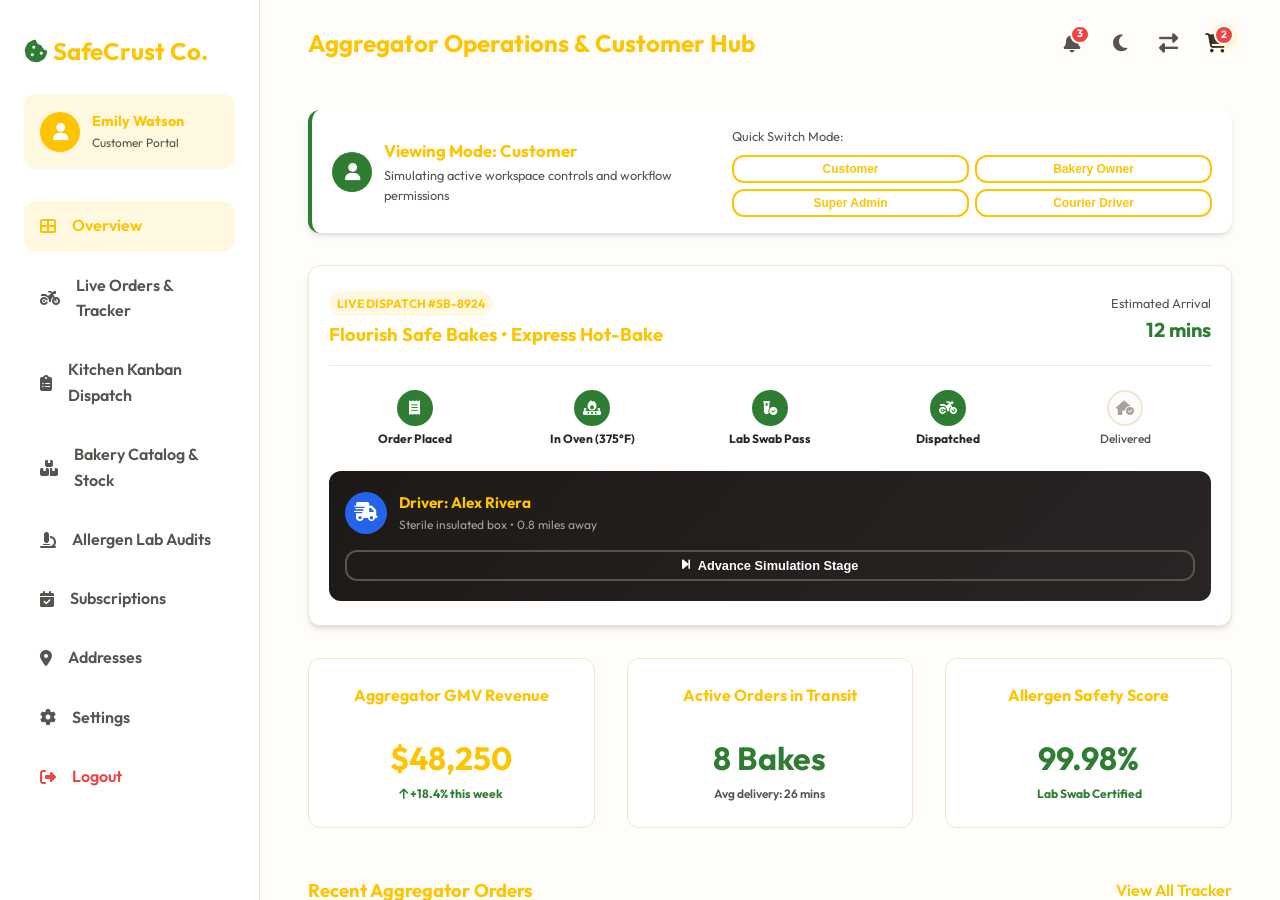
<file: dashboard.html>
<!DOCTYPE html>
<html lang="en" data-theme="light">

<head>
    <meta charset="UTF-8">
    <meta name="viewport" content="width=device-width, initial-scale=1.0">
    <title>Dashboard | SafeCrust Co.</title>
    <link rel="icon" type="image/png" href="img/favicon.png">
    <link rel="stylesheet" href="css/style.css">
    <link rel="stylesheet" href="https://cdnjs.cloudflare.com/ajax/libs/font-awesome/6.4.0/css/all.min.css">
    <link href="https://fonts.googleapis.com/css2?family=Outfit:wght@300;400;600;700&display=swap" rel="stylesheet">
    <style>
        body {
            display: flex;
            height: 100vh;
            overflow: hidden;
            background: var(--bg-main);
            padding-top: 0 !important;
        }

        /* Sidebar */
        .sidebar {
            width: 260px;
            background: var(--bg-card);
            border-right: 1px solid var(--border);
            display: flex;
            flex-direction: column;
            padding: 2rem 1.5rem;
        }

        .sidebar-logo {
            font-size: 1.5rem;
            font-weight: 700;
            color: var(--primary);
            text-decoration: none;
            margin-bottom: 1.5rem;
            display: flex;
            align-items: center;
            gap: 0.5rem;
        }

        .sidebar-logo i {
            color: var(--secondary);
        }

        [data-theme='dark'] .sidebar-logo {
            color: var(--text-main);
        }

        [data-theme='dark'] .sidebar-logo i {
            color: var(--secondary);
        }

        .sidebar-profile {
            display: flex;
            align-items: center;
            gap: 0.75rem;
            padding: 1rem;
            background: var(--accent);
            border-radius: var(--radius);
            margin-bottom: 2rem;
            transition: all 0.3s ease;
        }

        .profile-avatar {
            width: 40px;
            height: 40px;
            border-radius: 50%;
            background: var(--primary);
            color: white;
            display: flex;
            align-items: center;
            justify-content: center;
            font-size: 1.1rem;
        }

        .profile-info {
            display: flex;
            flex-direction: column;
            overflow: hidden;
        }

        .profile-name {
            font-weight: 700;
            color: var(--primary);
            font-size: 0.9rem;
            white-space: nowrap;
            overflow: hidden;
            text-overflow: ellipsis;
        }

        .profile-role {
            font-size: 0.75rem;
            color: var(--text-muted);
        }

        [data-theme='dark'] .sidebar-profile {
            background: #3F3F3F;
        }

        [data-theme='dark'] .profile-name {
            color: var(--text-main);
        }

        .sidebar-nav {
            list-style: none;
            flex: 1;
        }

        .sidebar-nav-item {
            margin-bottom: 0.5rem;
        }

        .sidebar-nav-link {
            display: flex;
            align-items: center;
            gap: 1rem;
            padding: 0.8rem 1rem;
            text-decoration: none;
            color: var(--text-muted);
            border-radius: var(--radius);
            font-weight: 600;
            transition: all 0.3s;
        }

        .sidebar-nav-link:hover,
        .sidebar-nav-link.active {
            background: var(--accent);
            color: var(--primary);
        }

        .logout-link {
            color: #ef4444;
            margin-top: auto;
        }

        /* Main Content */
        .main-content {
            flex: 1;
            overflow-y: auto;
            padding: 0 3rem 2rem;
        }

        /* Top Bar */
        .top-bar {
            position: sticky;
            top: 0;
            background: var(--bg-main);
            z-index: 1000;
            padding: 1.5rem 0 1rem;
            margin-bottom: 2rem;
            display: flex;
            flex-direction: column;
            transition: all 0.3s ease;
        }

        .top-bar-row {
            display: flex;
            justify-content: space-between;
            align-items: center;
            width: 100%;
            position: relative;
        }

        .top-bar-left {
            display: flex;
            align-items: center;
            gap: 1.5rem;
        }

        .top-bar-title {
            margin: 0;
            font-size: 1.5rem;
            font-weight: 700;
            color: var(--primary);
            text-align: left !important;
            width: auto;
        }

        [data-theme='dark'] .top-bar-title {
            color: var(--text-main);
        }

        [dir="rtl"] .top-bar-title {
            text-align: right !important;
        }

        .top-bar-actions {
            display: flex;
            align-items: center;
            gap: 1rem;
            margin-inline-start: auto;
        }

        [dir="rtl"] .top-bar-row {
            flex-direction: row; /* Default dir="rtl" handles the swap */
            justify-content: space-between;
        }

        [dir="rtl"] .top-bar-actions {
            margin-right: auto;
            margin-left: 0;
            margin-inline-start: 0;
        }

        [dir="rtl"] .top-bar-left {
            margin-right: 0;
            margin-left: auto;
            flex-direction: row-reverse;
        }

        [dir="rtl"] .order-id,
        [dir="rtl"] .order-total,
        [dir="rtl"] .value,
        [dir="rtl"] .price,
        [dir="rtl"] .data-table td:nth-child(1),
        [dir="rtl"] .data-table td:nth-child(4) {
            direction: ltr;
            display: inline-block;
        }

        .action-icon {
            font-size: 1.2rem;
            color: var(--text-muted);
            cursor: pointer;
            position: relative;
            transition: all 0.3s ease;
            display: flex;
            align-items: center;
            justify-content: center;
            width: 32px;
            height: 32px;
        }

        .action-icon:hover {
            color: var(--primary);
            transform: translateY(-2px);
        }

        .badge {
            position: absolute;
            top: -2px;
            right: -2px;
            background: #ef4444;
            color: white;
            font-size: 0.65rem;
            font-weight: 700;
            padding: 2px 5px;
            border-radius: 20px;
            line-height: 1;
            border: 2px solid var(--bg-card);
        }

        [dir="rtl"] .badge {
            right: auto;
            left: -2px;
        }

        /* Content Cards */
        .stats-grid {
            display: grid;
            grid-template-columns: repeat(3, 1fr);
            gap: 2rem;
            margin-bottom: 3rem;
        }

        .stat-card {
            background: var(--bg-card);
            padding: 2rem;
            border-radius: var(--radius);
            border: 1px solid var(--border);
            display: flex;
            flex-direction: column;
            align-items: center;
            gap: 0.5rem;
            text-align: center;
        }

        .stat-card h4 {
            text-align: center;
            color: var(--text-muted);
            margin: 0;
        }

        .stat-card .value {
            font-size: 2rem;
            font-weight: 700;
            color: var(--primary);
            text-align: center;
        }

        /* Tables & Lists */
        .section-title.has-action {
            display: flex;
            justify-content: space-between;
            align-items: center;
            gap: 1.5rem;
            margin-bottom: 1.5rem;
        }

        .section-title h3 {
            text-align: center;
            margin: 0;
        }

        .section-title.has-action h3 {
            text-align: start;
        }

        .view-all-link {
            color: var(--primary);
            text-decoration: none;
            font-weight: 600;
            transition: all 0.3s ease;
        }

        .view-all-link:hover {
            color: var(--primary-light);
            text-decoration: underline;
            transform: translateX(3px);
            opacity: 0.8;
        }

        .table-wrapper {
            overflow-x: auto;
            -webkit-overflow-scrolling: touch;
            border-radius: var(--radius);
        }

        .data-table {
            width: 100%;
            border-collapse: collapse;
            background: var(--bg-card);
            border-radius: var(--radius);
            overflow: hidden;
            border: 1px solid var(--border);
        }

        .data-table th,
        .data-table td {
            text-align: center;
            padding: 1.2rem 1.5rem;
            border-bottom: 1px solid var(--border);
            white-space: nowrap;
        }

        .data-table th {
            background: var(--bg-main);
            font-weight: 600;
            color: var(--text-muted);
        }

        /* Mobile order cards */
        .mobile-order-cards {
            display: none;
        }

        .mobile-order-card {
            background: var(--bg-card);
            border: 1px solid var(--border);
            border-radius: var(--radius);
            padding: 1.25rem 1.5rem;
            margin-bottom: 1rem;
            display: flex;
            flex-direction: column;
            align-items: center;
            text-align: center;
            gap: 0.5rem;
        }

        .mobile-order-card .order-id {
            font-weight: 700;
            color: var(--primary);
            font-size: 1rem;
        }

        .mobile-order-card .order-meta {
            font-size: 0.85rem;
            color: var(--text-muted);
        }

        .mobile-order-card .order-items {
            font-weight: 600;
            color: var(--text-main);
        }

        .mobile-order-card .order-total {
            font-weight: 700;
            font-size: 1.1rem;
            color: var(--primary);
        }

        .status-pill {
            padding: 0.3rem 0.8rem;
            border-radius: 20px;
            font-size: 0.8rem;
            font-weight: 600;
        }

        .status-delivered {
            background: #dcfce7;
            color: #166534;
        }

        .status-pending {
            background: #fef9c3;
            color: #854d0e;
        }

        .dashboard-sidebar-backdrop {
            display: none;
        }

        .dashboard-sidebar-toggle {
            display: none;
            align-items: center;
            justify-content: center;
            width: 45px;
            height: 45px;
            padding: 0;
            border: 1px solid var(--border);
            border-radius: 12px;
            background: var(--accent);
            color: var(--primary);
            cursor: pointer;
            flex-shrink: 0;
            transition: all 0.3s cubic-bezier(0.4, 0, 0.2, 1);
            font-size: 1.4rem;
            box-shadow: 0 4px 12px rgba(0, 0, 0, 0.05);
        }

        .dashboard-sidebar-toggle:hover {
            background: var(--primary);
            color: white;
            transform: translateY(-2px);
            box-shadow: 0 6px 15px rgba(124, 62, 45, 0.2);
        }

        .dashboard-sidebar-close {
            display: none;
            position: absolute;
            top: 1.25rem;
            inset-inline-end: 1rem;
            z-index: 2;
            align-items: center;
            justify-content: center;
            width: 40px;
            height: 40px;
            padding: 0;
            border: 1px solid var(--border);
            border-radius: var(--radius);
            background: var(--bg-main);
            color: var(--text-main);
            cursor: pointer;
        }

        .dashboard-sidebar-close:hover {
            background: var(--accent);
            color: var(--primary);
        }

        .sidebar {
            position: relative;
        }

        @media (max-width: 1024px) {
            .dashboard-sidebar-backdrop {
                display: block;
                position: fixed;
                inset: 0;
                z-index: 1001;
                background: rgba(0, 0, 0, 0.45);
                opacity: 0;
                visibility: hidden;
                transition: opacity 0.3s ease, visibility 0.3s ease;
            }

            .dashboard-sidebar-backdrop.is-active {
                opacity: 1;
                visibility: visible;
            }

            .dashboard-sidebar-toggle {
                display: inline-flex;
            }

            .dashboard-sidebar-close {
                display: inline-flex;
            }

            .sidebar {
                position: fixed;
                top: 0;
                bottom: 0;
                inset-inline-start: 0;
                width: min(280px, 88vw);
                max-width: 300px;
                height: 100vh;
                height: 100dvh;
                z-index: 1002;
                margin: 0;
                padding: 2rem 1.25rem;
                padding-top: 3.5rem;
                box-shadow: var(--shadow-lg);
                transform: translateX(-100%);
                transition: transform 0.3s ease;
                overflow-y: auto;
                text-align: center;
            }

            .sidebar-logo {
                justify-content: center !important;
                font-size: 1.75rem !important; /* Consistent with header logo */
            }

            [dir='rtl'] .sidebar {
                inset-inline-start: 0;
                inset-inline-end: auto;
                transform: translateX(100%);
            }

            .sidebar.is-open {
                transform: translateX(0);
            }

            body.dashboard-sidebar-open {
                overflow: hidden;
            }

            .main-content {
                padding: 0 1rem 1.25rem;
                width: 100%;
                max-width: 100vw;
                box-sizing: border-box;
            }

            .top-bar {
                padding: 1rem 0 0.75rem;
                margin-bottom: 1rem;
            }

            .top-bar-row {
                display: flex !important;
                align-items: center !important;
                justify-content: space-between !important;
                gap: 0.5rem !important;
                width: 100% !important;
                position: static !important;
            }

            .top-bar-left {
                display: flex !important;
                align-items: center !important;
                gap: 0.6rem !important;
                flex: 1 1 auto !important;
                min-width: 0 !important;
                position: static !important;
                width: auto !important;
                justify-content: flex-start !important;
            }

            .dashboard-sidebar-toggle {
                position: static !important;
                transform: none !important;
                display: inline-flex !important;
                flex-shrink: 0 !important;
                width: 40px !important;
                height: 40px !important;
                font-size: 1.15rem !important;
            }

            .top-bar-title {
                font-size: 1.05rem !important;
                margin: 0 !important;
                text-align: start !important;
                padding-inline: 0 !important;
                white-space: nowrap !important;
                overflow: hidden !important;
                text-overflow: ellipsis !important;
                flex: 1 1 auto !important;
                min-width: 0 !important;
                line-height: 1.2 !important;
            }

            .top-bar-actions {
                display: flex !important;
                align-items: center !important;
                gap: 0.4rem !important;
                flex-shrink: 0 !important;
                position: static !important;
                transform: none !important;
                margin-inline-start: auto !important;
            }

            .action-icon {
                width: 30px !important;
                height: 30px !important;
                font-size: 1rem !important;
            }

            .stats-grid {
                grid-template-columns: repeat(3, 1fr);
                gap: 0.75rem;
            }

            @media (max-width: 768px) {
                .stats-grid {
                    grid-template-columns: 1fr !important;
                    gap: 0.75rem !important;
                }
            }

            @media (max-width: 600px) {
                .order-stepper {
                    display: flex !important;
                    overflow-x: auto !important;
                    padding-bottom: 0.5rem !important;
                    gap: 1rem !important;
                    -webkit-overflow-scrolling: touch !important;
                    justify-content: flex-start !important;
                }
                .order-stepper > div {
                    flex: 0 0 85px !important;
                    min-width: 85px !important;
                }
            }

            @media (max-width: 480px) {
                .main-content {
                    padding: 0 0.65rem 1.25rem !important;
                }
                .top-bar-title {
                    font-size: 0.95rem !important; 
                }
                .top-bar-actions {
                    gap: 4px !important;
                }
                .action-icon {
                    width: 28px !important;
                    height: 28px !important;
                    font-size: 0.9rem !important;
                }
                .dashboard-sidebar-toggle {
                    width: 36px !important;
                    height: 36px !important;
                    font-size: 1rem !important;
                }
                .settings-grid {
                    grid-template-columns: 1fr !important;
                    gap: 0.75rem !important;
                }
                .settings-form {
                    padding: 1.25rem 0.85rem !important;
                }
                .sub-status-card {
                    padding: 1.25rem 0.85rem !important;
                }
                .sub-status-actions {
                    flex-direction: column !important;
                    width: 100% !important;
                }
                .sub-status-actions .btn,
                .sub-status-actions a {
                    width: 100% !important;
                    text-align: center !important;
                }
            }

            @media (max-width: 360px) {
                .main-content {
                    padding: 0 0.4rem 1rem !important;
                }
                .top-bar-left {
                    gap: 0.35rem !important;
                }
                .top-bar-title {
                    font-size: 0.85rem !important;
                }
                .top-bar-actions {
                    gap: 2px !important;
                }
                .action-icon {
                    width: 24px !important;
                    height: 24px !important;
                    font-size: 0.82rem !important;
                }
                .dashboard-sidebar-toggle {
                    width: 32px !important;
                    height: 32px !important;
                    font-size: 0.88rem !important;
                }
            }

            .stats-grid .card-body {
                padding: 1rem 0.5rem;
            }

            .stats-grid .card-body h4 {
                font-size: 0.8rem;
            }

            .stats-grid .card-body .value {
                font-size: 1.5rem !important;
            }

            .data-table th,
            .data-table td {
                text-align: center !important;
            }

            /* Responsive tables with horizontal scroll across all dashboard tabs */
            .table-wrapper {
                width: 100% !important;
                overflow-x: auto !important;
                -webkit-overflow-scrolling: touch !important;
                border-radius: var(--radius);
                margin-bottom: 1rem;
            }

            .table-wrapper .data-table {
                display: table !important;
                width: 100% !important;
                min-width: 580px !important;
            }

            .mobile-order-cards {
                display: none !important;
            }

            .section-title {
                margin-bottom: 1.5rem !important;
            }

            .address-card .btn-wrapper {
                display: flex !important;
                flex-direction: row !important;
                flex-wrap: nowrap !important;
                justify-content: center !important;
                align-items: center !important;
                gap: 1rem !important;
                width: 100% !important;
            }

            .address-card .btn-wrapper a {
                white-space: nowrap !important;
                flex-shrink: 0 !important;
            }

            .address-grid .address-card p,
            .address-grid .address-card h4 {
                text-align: center !important;
            }

            .address-grid .address-card {
                text-align: center !important;
            }

            .section-title.has-action {
                display: flex !important;
                justify-content: space-between !important;
                align-items: center !important;
                width: 100% !important;
                padding: 0 !important;
            }

            .section-title.has-action h3 {
                text-align: start !important;
                margin: 0 !important;
            }
        }

        @media (min-width: 1025px) {
            .top-bar-title {
                text-align: center;
            }
        }

        /* Address Section Polish */
        .address-grid {
            display: flex;
            justify-content: center;
            flex-wrap: wrap;
            gap: 1.5rem;
        }

        .address-card {
            width: 100%;
            max-width: 350px;
            min-height: 280px;
        }

        .address-card.is-default {
            border-color: var(--primary);
            box-shadow: 0 4px 12px rgba(124, 62, 45, 0.08);
        }

        .address-tag-container {
            height: 32px;
            display: flex;
            align-items: center;
            justify-content: center;
            margin-bottom: 0.5rem;
        }

        .tag {
            font-size: 0.75rem;
            padding: 0.2rem 0.6rem;
            border-radius: 12px;
            font-weight: 600;
        }

        .tag-gf {
            background: var(--accent);
            color: var(--primary);
        }

        /* Favorites Centering */
        #favorites .grid {
            display: flex;
            justify-content: center;
            flex-wrap: wrap;
            gap: 2rem;
        }

        #favorites .card {
            width: 100%;
            max-width: 340px;
        }

        /* Target 1024px and 768px specifically for centered alignments */
        @media screen and (min-width: 1024px) and (max-width: 1024px),
        screen and (min-width: 768px) and (max-width: 768px) {
            #favorites .grid {
                display: grid !important;
                grid-template-columns: repeat(2, 1fr) !important;
                justify-content: center !important;
                gap: 1.5rem !important;
                width: 100% !important;
                max-width: 800px !important;
                margin: 0 auto !important;
            }

            #favorites .card {
                max-width: 100% !important;
                width: 100% !important;
                margin: 0 !important;
            }

            /* Target specifically for orders and activity alignment */
            .mobile-order-cards {
                overflow-x: auto !important;
                justify-content: flex-start !important;
                margin: 0 !important;
                padding: 1.25rem 0.5rem !important;
                display: flex !important;
                flex-wrap: nowrap !important;
            }

            .mobile-order-card {
                flex: 0 0 280px !important;
                margin: 0 0.5rem !important;
                padding: 2.5rem 1.5rem !important;
                gap: 0.75rem !important;
            }
        }

        .address-card .btn-wrapper a {
            transition: all 0.3s ease;
            display: inline-flex;
            align-items: center;
            gap: 0.5rem;
        }

        .address-card .btn-wrapper a:hover {
            opacity: 0.8;
            transform: translateY(-2px);
        }

        .address-card .btn-wrapper a i {
            transition: transform 0.3s ease;
        }

        .address-card .btn-wrapper a:hover i {
            transform: scale(1.2);
        }

        /* Settings Section Gap all views */
        #settings .section-title {
            margin-bottom: 2rem !important;
            max-width: 600px;
            margin-inline: auto;
        }

        /* Settings Section Title Alignment for Mobile & Tablet */
        @media screen and (max-width: 1024px) {
            #settings .section-title {
                justify-content: flex-start !important;
            }
            #settings .section-title h3 {
                text-align: left !important;
            }
            [dir="rtl"] #settings .section-title {
                justify-content: flex-end !important;
            }
            [dir="rtl"] #settings .section-title h3 {
                text-align: right !important;
            }
        }

        /* Settings Section Alignments for 1024px and Desktop */
        @media screen and (min-width: 1024px) {
            #settings .form-group label {
                text-align: left !important;
            }
            #settings .form-group input {
                text-align: left !important;
            }
            [dir="rtl"] #settings .form-group label,
            [dir="rtl"] #settings .form-group input {
                text-align: right !important;
            }
        }
    </style>
</head>

<body class="dashboard-page">

    <div class="dashboard-sidebar-backdrop" id="dashboardSidebarBackdrop" aria-hidden="true"></div>

    <aside class="sidebar" id="dashboardSidebar" aria-label="Dashboard navigation">
        <button type="button" class="dashboard-sidebar-close" id="dashboardSidebarClose" title="Close menu"
            aria-label="Close menu">
            <i class="fas fa-times"></i>
        </button>
        <a href="index.html" class="sidebar-logo">
            <span><i class="fas fa-cookie-bite"></i> SafeCrust Co.</span>
        </a>

        <div class="sidebar-profile">
            <div class="profile-avatar">
                <i class="fas fa-user"></i>
            </div>
            <div class="profile-info">
                <span class="profile-name">Sarah Miller</span>
                <span class="profile-role">Premium Member</span>
            </div>
        </div>

        <ul class="sidebar-nav">
            <li class="sidebar-nav-item">
                <a href="#" class="sidebar-nav-link active" data-tab="overview">
                    <i class="fas fa-th-large"></i> <span>Overview</span>
                </a>
            </li>
            <li class="sidebar-nav-item">
                <a href="#" class="sidebar-nav-link" data-tab="orders">
                    <i class="fas fa-motorcycle"></i> <span>Live Orders & Tracker</span>
                </a>
            </li>
            <li class="sidebar-nav-item">
                <a href="#" class="sidebar-nav-link" data-tab="kanban">
                    <i class="fas fa-clipboard-list"></i> <span>Kitchen Kanban Dispatch</span>
                </a>
            </li>
            <li class="sidebar-nav-item">
                <a href="#" class="sidebar-nav-link" data-tab="catalog">
                    <i class="fas fa-boxes-stacked"></i> <span>Bakery Catalog & Stock</span>
                </a>
            </li>
            <li class="sidebar-nav-item">
                <a href="#" class="sidebar-nav-link" data-tab="audits">
                    <i class="fas fa-microscope"></i> <span>Allergen Lab Audits</span>
                </a>
            </li>
            <li class="sidebar-nav-item">
                <a href="#" class="sidebar-nav-link" data-tab="subscriptions">
                    <i class="fas fa-calendar-check"></i> <span>Subscriptions</span>
                </a>
            </li>
            <li class="sidebar-nav-item">
                <a href="#" class="sidebar-nav-link" data-tab="addresses">
                    <i class="fas fa-map-marker-alt"></i> <span>Addresses</span>
                </a>
            </li>
            <li class="sidebar-nav-item">
                <a href="#" class="sidebar-nav-link" data-tab="settings">
                    <i class="fas fa-cog"></i> <span>Settings</span>
                </a>
            </li>
            <li class="sidebar-nav-item" style="margin-top: auto;">
                <a href="index.html" class="sidebar-nav-link logout-link" title="Logout of your account">
                    <i class="fas fa-sign-out-alt"></i> <span>Logout</span>
                </a>
            </li>
        </ul>
    </aside>

    <main class="main-content">
        <header class="top-bar">
            <div class="top-bar-row">
                <div class="top-bar-left">
                    <button type="button" class="dashboard-sidebar-toggle" id="dashboardSidebarToggle" title="Open menu"
                        aria-label="Open menu" aria-expanded="false" aria-controls="dashboardSidebar">
                        <i class="fas fa-bars"></i>
                    </button>
                    <h1 class="top-bar-title">Aggregator Operations & Customer Hub</h1>
                </div>
                <div class="top-bar-actions">
                    <div class="action-icon" title="Live Dispatch Notifications">
                        <i class="fas fa-bell"></i>
                        <span class="badge">3</span>
                    </div>
                    <div id="theme-toggle" class="action-icon" role="button" tabindex="0" title="Toggle Theme">
                        <i class="fas fa-moon"></i>
                    </div>
                    <div id="rtl-toggle" class="action-icon" role="button" tabindex="0" title="Toggle RTL/LTR">
                        <i class="fas fa-right-left"></i>
                    </div>
                    <a href="cart.html" class="action-icon" title="View Cart" style="color:inherit; text-decoration:none;">
                        <i class="fas fa-shopping-cart"></i>
                        <span class="badge cart-badge">0</span>
                    </a>
                </div>
            </div>
        </header>

        <!-- Dynamic Role Context Banner -->
        <div id="role-context-banner"></div>

        <!-- Overview Section -->
        <section id="overview" class="dashboard-section active">
            <!-- Active Live Order Stepper & Tracker -->
            <div id="live-order-tracker-container"></div>

            <div class="stats-grid">
                <div class="card reveal">
                    <div class="card-body" style="text-align: center; align-items: center;">
                        <h4 style="text-align: center;">Aggregator GMV Revenue</h4>
                        <div class="value"
                            style="font-size: 2rem; font-weight: 700; color: var(--primary); text-align: center;">$48,250
                        </div>
                        <span style="font-size:0.75rem; color:#2e7d32; font-weight:700;"><i class="fas fa-arrow-up"></i> +18.4% this week</span>
                    </div>
                </div>
                <div class="card reveal">
                    <div class="card-body" style="text-align: center; align-items: center;">
                        <h4 style="text-align: center;">Active Orders in Transit</h4>
                        <div class="value"
                            style="font-size: 2rem; font-weight: 700; color: var(--secondary); text-align: center;">8 Bakes
                        </div>
                        <span style="font-size:0.75rem; color:var(--text-muted); font-weight:600;">Avg delivery: 26 mins</span>
                    </div>
                </div>
                <div class="card reveal">
                    <div class="card-body" style="text-align: center; align-items: center;">
                        <h4 style="text-align: center;">Allergen Safety Score</h4>
                        <div class="value"
                            style="font-size: 2rem; font-weight: 700; color: #2e7d32; text-align: center;">99.98%
                        </div>
                        <span style="font-size:0.75rem; color:#2e7d32; font-weight:700;"><i class="fas fa-shield-check"></i> Lab Swab Certified</span>
                    </div>
                </div>
            </div>

            <div style="margin-top: 2.5rem;">
                <div class="section-title has-action">
                    <h3>Recent Aggregator Orders</h3>
                    <a href="#" class="view-all-link" onclick="document.querySelector('[data-tab=\'orders\']').click()">View All Tracker</a>
                </div>
                <div class="table-wrapper">
                    <table class="data-table">
                        <thead>
                            <tr>
                                <th>Order ID</th>
                                <th>Timestamp</th>
                                <th>Bakery Partner</th>
                                <th>Items Ordered</th>
                                <th>Total</th>
                                <th>Status</th>
                            </tr>
                        </thead>
                        <tbody id="dashboard-orders-tbody">
                            <!-- Populated dynamically -->
                        </tbody>
                    </table>
                </div>

                <!-- Mobile card layout -->
                <div class="mobile-order-cards" id="dashboard-mobile-orders">
                    <!-- Populated dynamically -->
                </div>
            </div>
        </section>

        <!-- Orders Section -->
        <section id="orders" class="dashboard-section">
            <div class="section-title has-action">
                <h3>Live Order Pipeline & Dispatch Tracker</h3>
                <button type="button" class="btn btn-primary btn-sm" onclick="simulateAdvanceOrder()"><i class="fas fa-forward-step"></i> Simulate Stage Forward</button>
            </div>
            <div id="orders-page-tracker-anchor"></div>
            <div class="table-wrapper" style="margin-top:1.5rem;">
                <table class="data-table">
                    <thead>
                        <tr>
                            <th>Order ID</th>
                            <th>Date / Time</th>
                            <th>Bakery Kitchen</th>
                            <th>Items</th>
                            <th>Total</th>
                            <th>Live Status</th>
                        </tr>
                    </thead>
                    <tbody id="dashboard-full-orders-tbody">
                        <tr>
                            <td style="font-weight:700; color:var(--primary);">#SB-8924</td>
                            <td>11:02 AM</td>
                            <td>Flourish Safe Bakes</td>
                            <td>Triple Chocolate Decadence Cake, Artisan Sourdough</td>
                            <td style="font-weight:700;">$41.80</td>
                            <td><span class="status-pill status-pending">Out for Delivery (#402)</span></td>
                        </tr>
                        <tr>
                            <td style="font-weight:700; color:var(--primary);">#SB-8921</td>
                            <td>10:15 AM</td>
                            <td>Pure Bliss Patisserie</td>
                            <td>Lemon Drizzle Cloud Dream, SunButter Protein Bars</td>
                            <td style="font-weight:700;">$54.20</td>
                            <td><span class="status-pill status-delivered">Delivered (Safe Box)</span></td>
                        </tr>
                    </tbody>
                </table>
            </div>
        </section>

        <!-- Kanban Dispatch Section -->
        <section id="kanban" class="dashboard-section">
            <div class="section-title has-action">
                <h3>Kitchen & Driver Dispatch Kanban</h3>
                <span style="font-size:0.85rem; color:var(--text-muted);">Real-Time Bakery Floor Pipeline</span>
            </div>
            <p style="color:var(--text-muted); font-size:0.9rem;">Move orders across production stages from reception, oven baking, lab allergen testing, courier pickup to final delivery confirmation.</p>
            <div id="kanban-dispatcher-board">
                <!-- Dynamically injected -->
            </div>
        </section>

        <!-- Catalog Section -->
        <section id="catalog" class="dashboard-section">
            <div id="bakery-menu-inventory-container">
                <!-- Dynamically injected -->
            </div>
        </section>

        <!-- Audits Section -->
        <section id="audits" class="dashboard-section">
            <div id="allergen-audit-logs-container">
                <!-- Dynamically injected -->
            </div>
        </section>

        <!-- Subscriptions Section -->
        <section id="subscriptions" class="dashboard-section">
            <div class="section-title">
                <h3>Active Safe-Bake Subscriptions</h3>
            </div>
            <div class="sub-status-card"
                style="text-align: center; align-items: center; justify-content: center; flex-direction: column; background:var(--bg-card); padding:2rem; border-radius:var(--radius); border:1px solid var(--border);">
                <div class="sub-status-info" style="text-align: center;">
                    <span class="status-pill status-delivered" style="display:inline-block; margin-bottom:0.5rem;">Active Plan</span>
                    <h4 style="text-align: center; margin-bottom:0.25rem;">Weekly Artisan Celiac & Vegan Safe Box</h4>
                    <div class="plan-name" style="text-align: center; font-size:1.5rem; font-weight:700; color:var(--primary);">$34.99 / week</div>
                    <p style="text-align: center; color:var(--text-muted); margin-top:0.5rem;">Includes 1 Fresh GF Artisan Loaf, 4 Vegan Donuts, and 2 Gourmet Brownies. Next delivery: This Friday at 08:30 AM</p>
                </div>
                <div class="sub-status-actions" style="display: flex; gap:10px; justify-content: center; margin-top: 1.5rem;">
                    <a href="plans.html" class="btn btn-outline" style="white-space: nowrap;">Change Box Items</a>
                    <button type="button" class="btn btn-secondary" style="white-space: nowrap;" onclick="showToast('Subscription paused for next week', 'info')">Pause Subscription</button>
                </div>
            </div>
        </section>

        <!-- Addresses Section -->
        <section id="addresses" class="dashboard-section">
            <div class="section-title has-action address-section-head">
                <h3>Saved Delivery Addresses</h3>
                <div class="btn-wrapper" style="margin: 0;">
                    <button type="button" class="btn btn-primary btn-sm" onclick="showToast('New address saved!', 'success')"><i class="fas fa-plus"></i> Add New Address</button>
                </div>
            </div>
            <div class="address-grid" style="display:grid; grid-template-columns:repeat(auto-fit, minmax(280px, 1fr)); gap:1.5rem;">
                <div class="card reveal address-card is-default">
                    <div class="card-body" style="align-items: center; text-align: center;">
                        <div class="address-tag-container">
                            <span class="tag tag-gf" style="background:#e8f5e9; color:#2e7d32; padding:2px 8px; border-radius:12px; font-size:0.75rem; font-weight:700;">Default Home</span>
                        </div>
                        <h4 style="text-align: center; margin-bottom: 0.75rem;">Residence (Primary)</h4>
                        <p style="text-align: center;">742 Evergreen Terrace, Suite 4B<br>Springfield, OR 97477</p>
                        <div class="btn-wrapper" style="gap: 1rem; margin-top: auto; justify-content: center;">
                            <a href="#" style="color: var(--primary); text-decoration: none;"><i class="fas fa-edit"></i> Edit</a>
                            <a href="#" style="color: #ef4444; text-decoration: none;"><i class="fas fa-trash"></i> Delete</a>
                        </div>
                    </div>
                </div>
                <div class="card reveal address-card">
                    <div class="card-body" style="align-items: center; text-align: center;">
                        <div class="address-tag-container">
                            <span style="background:var(--accent); color:var(--primary); padding:2px 8px; border-radius:12px; font-size:0.75rem; font-weight:700;">Office Work</span>
                        </div>
                        <h4 style="text-align: center; margin-bottom: 0.75rem;">Tech Innovation Hub</h4>
                        <p style="text-align: center;">500 Silicon Boulevard, 4th Floor<br>Springfield, OR 97477</p>
                        <div class="btn-wrapper" style="gap: 1rem; margin-top: auto; justify-content: center;">
                            <a href="#" style="color: var(--primary); text-decoration: none;"><i class="fas fa-edit"></i> Edit</a>
                            <a href="#" style="color: #ef4444; text-decoration: none;"><i class="fas fa-trash"></i> Delete</a>
                        </div>
                    </div>
                </div>
            </div>
        </section>

        <!-- Settings Section -->
        <section id="settings" class="dashboard-section">
            <div class="section-title" style="justify-content: center;">
                <h3 style="text-align: center;">Profile & Allergen Passport Settings</h3>
            </div>
            <div class="settings-form" style="max-width: 650px; margin: 0 auto; background:var(--bg-card); padding:2rem; border-radius:var(--radius); border:1px solid var(--border);">
                <form onsubmit="event.preventDefault(); showToast('Profile and Allergen Passport updated!', 'success');">
                    <div class="settings-grid" style="display:grid; grid-template-columns:1fr 1fr; gap:1rem; margin-bottom:1rem;">
                        <div class="form-group" style="text-align: left;">
                            <label for="first_name" style="display: block; text-align: left; font-weight:600; margin-bottom:4px;">First Name</label>
                            <input type="text" id="first_name" value="Emily" style="width: 100%; padding: 0.8rem; border: 1px solid var(--border); border-radius: var(--radius); background: var(--bg-main); color: var(--text-main);">
                        </div>
                        <div class="form-group" style="text-align: left;">
                            <label for="last_name" style="display: block; text-align: left; font-weight:600; margin-bottom:4px;">Last Name</label>
                            <input type="text" id="last_name" value="Watson" style="width: 100%; padding: 0.8rem; border: 1px solid var(--border); border-radius: var(--radius); background: var(--bg-main); color: var(--text-main);">
                        </div>
                    </div>
                    <div class="form-group" style="margin-bottom: 1rem; text-align: left;">
                        <label for="profile_email" style="display: block; text-align: left; font-weight:600; margin-bottom:4px;">Email Address</label>
                        <input type="email" id="profile_email" value="emily.watson@example.com" style="width: 100%; padding: 0.8rem; border: 1px solid var(--border); border-radius: var(--radius); background: var(--bg-main); color: var(--text-main);">
                    </div>
                    <div class="form-group" style="margin-bottom: 1.5rem; text-align: left;">
                        <label style="display: block; text-align: left; font-weight:600; margin-bottom:6px;">Your Allergen Guard Profile (Filters Out Dangerous Bakes)</label>
                        <div style="display:flex; gap:8px; flex-wrap:wrap;">
                            <label style="background:var(--accent); padding:6px 12px; border-radius:20px; font-size:0.85rem; font-weight:600; cursor:pointer; display:flex; align-items:center; gap:6px;">
                                <input type="checkbox" checked> Gluten
                            </label>
                            <label style="background:var(--accent); padding:6px 12px; border-radius:20px; font-size:0.85rem; font-weight:600; cursor:pointer; display:flex; align-items:center; gap:6px;">
                                <input type="checkbox" checked> Peanuts & Tree Nuts
                            </label>
                            <label style="background:var(--accent); padding:6px 12px; border-radius:20px; font-size:0.85rem; font-weight:600; cursor:pointer; display:flex; align-items:center; gap:6px;">
                                <input type="checkbox" checked> Dairy / Lactose
                            </label>
                            <label style="background:var(--accent); padding:6px 12px; border-radius:20px; font-size:0.85rem; font-weight:600; cursor:pointer; display:flex; align-items:center; gap:6px;">
                                <input type="checkbox"> Eggs
                            </label>
                            <label style="background:var(--accent); padding:6px 12px; border-radius:20px; font-size:0.85rem; font-weight:600; cursor:pointer; display:flex; align-items:center; gap:6px;">
                                <input type="checkbox"> Soy
                            </label>
                        </div>
                    </div>
                    <hr style="margin: 1.5rem 0; border: none; border-top: 1px solid var(--border);">
                    <div class="btn-wrapper settings-actions" style="display: flex; gap: 0.75rem; justify-content: flex-end;">
                        <button type="submit" class="btn btn-primary">Save Settings</button>
                    </div>
                </form>
            </div>
        </section>
    </main>

    <script src="js/main.js"></script>
</body>

</html>
</file>
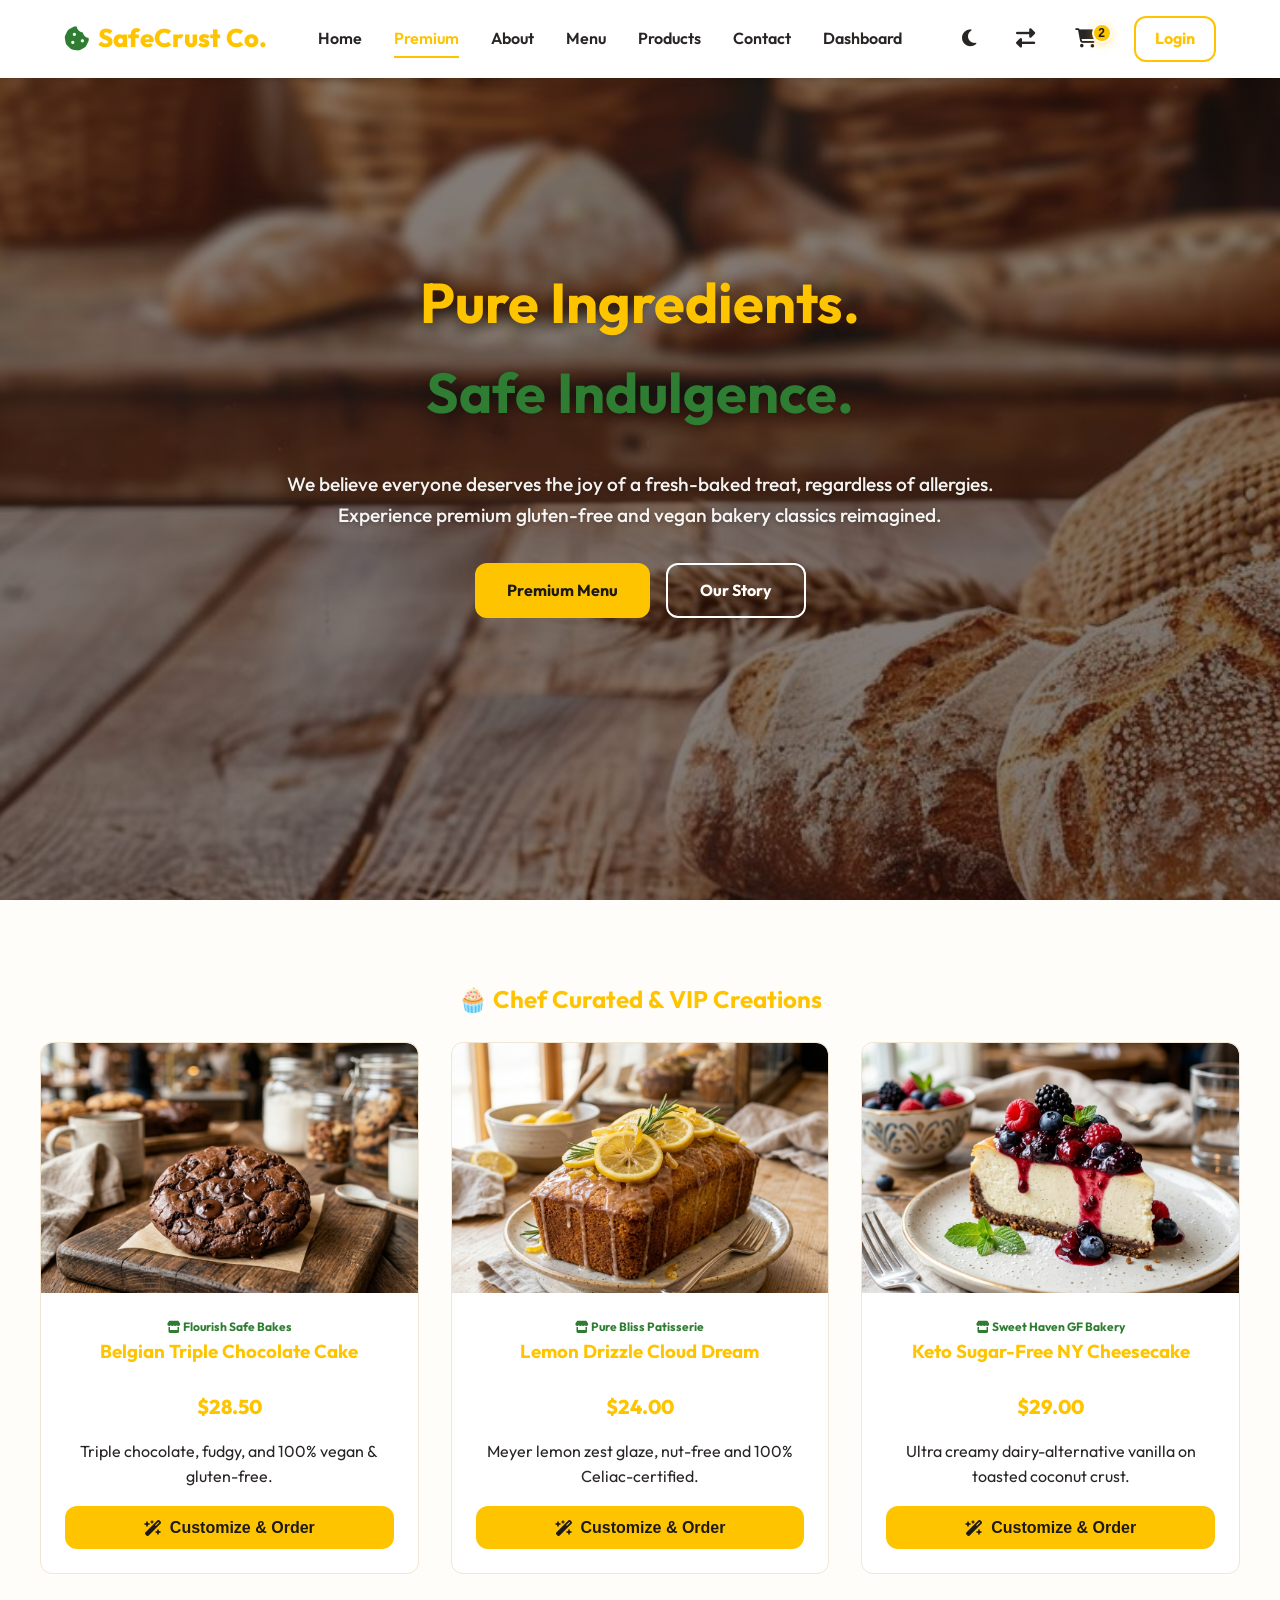
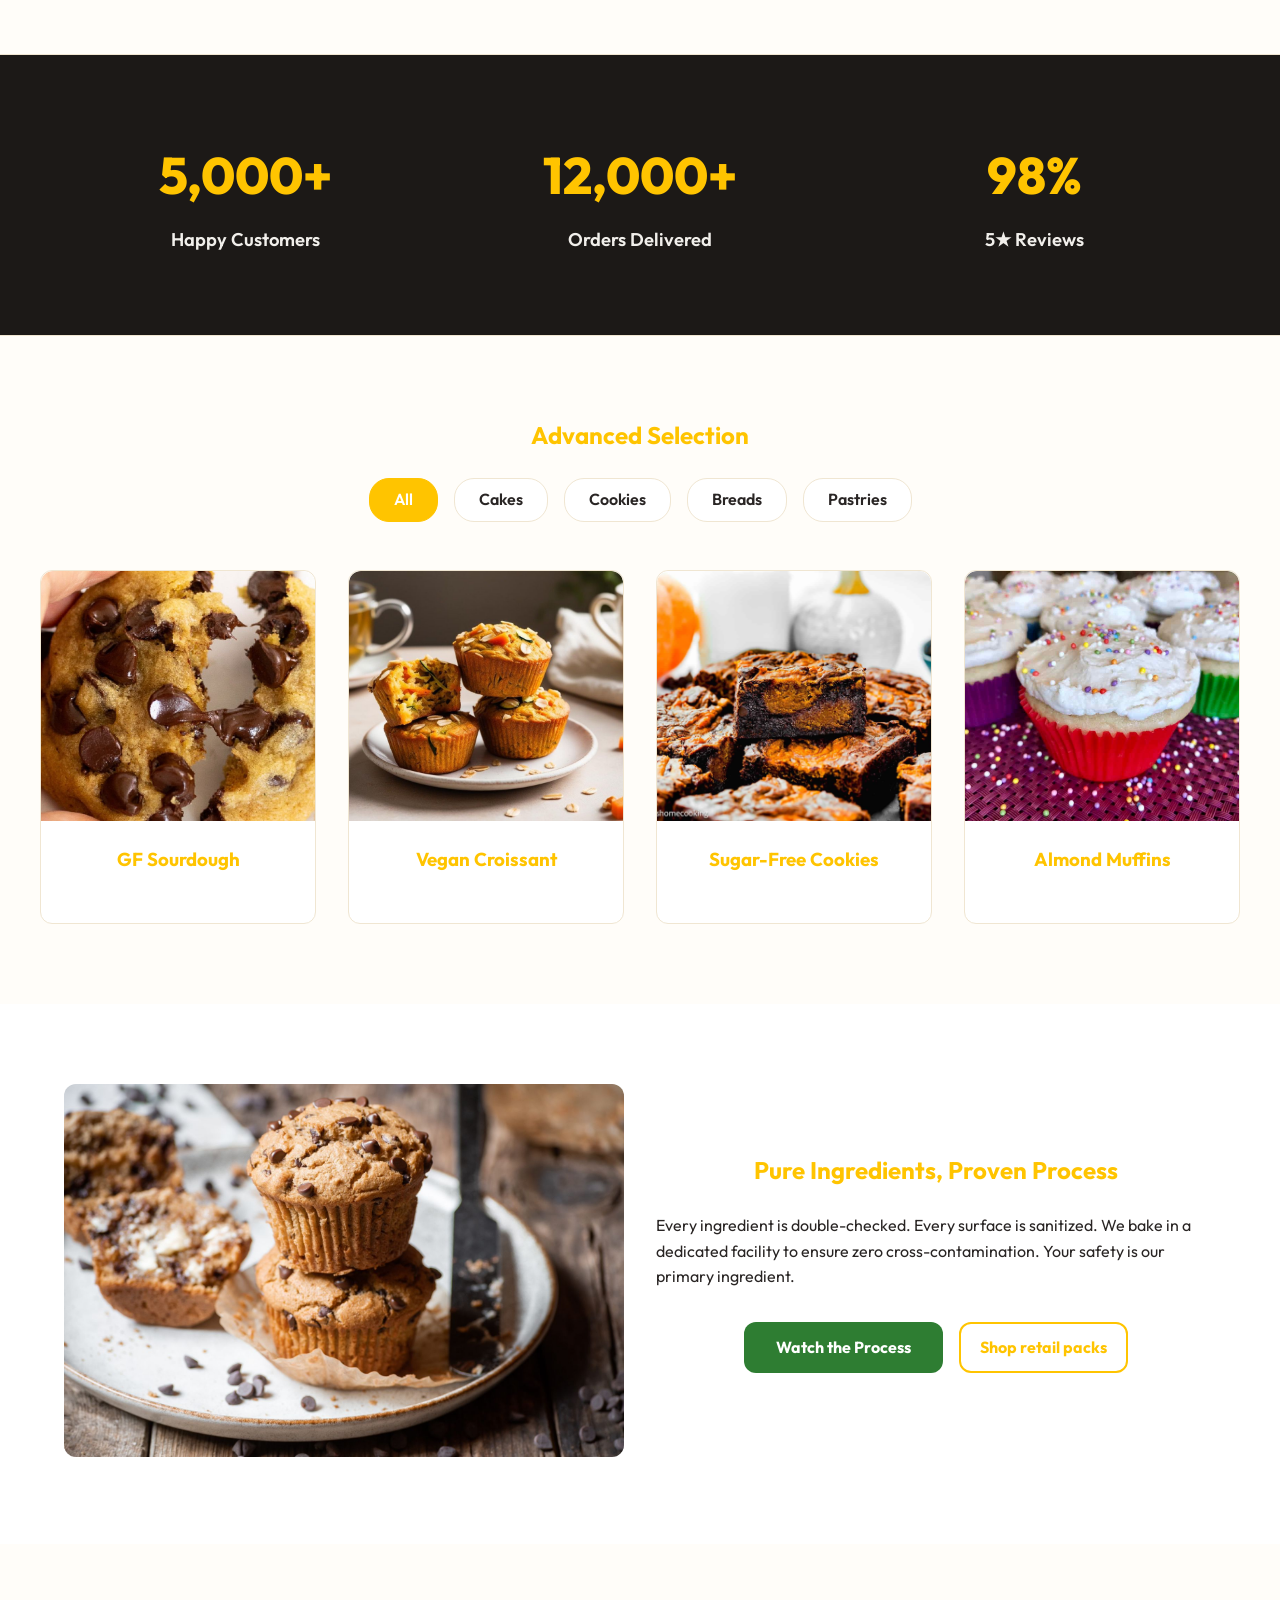
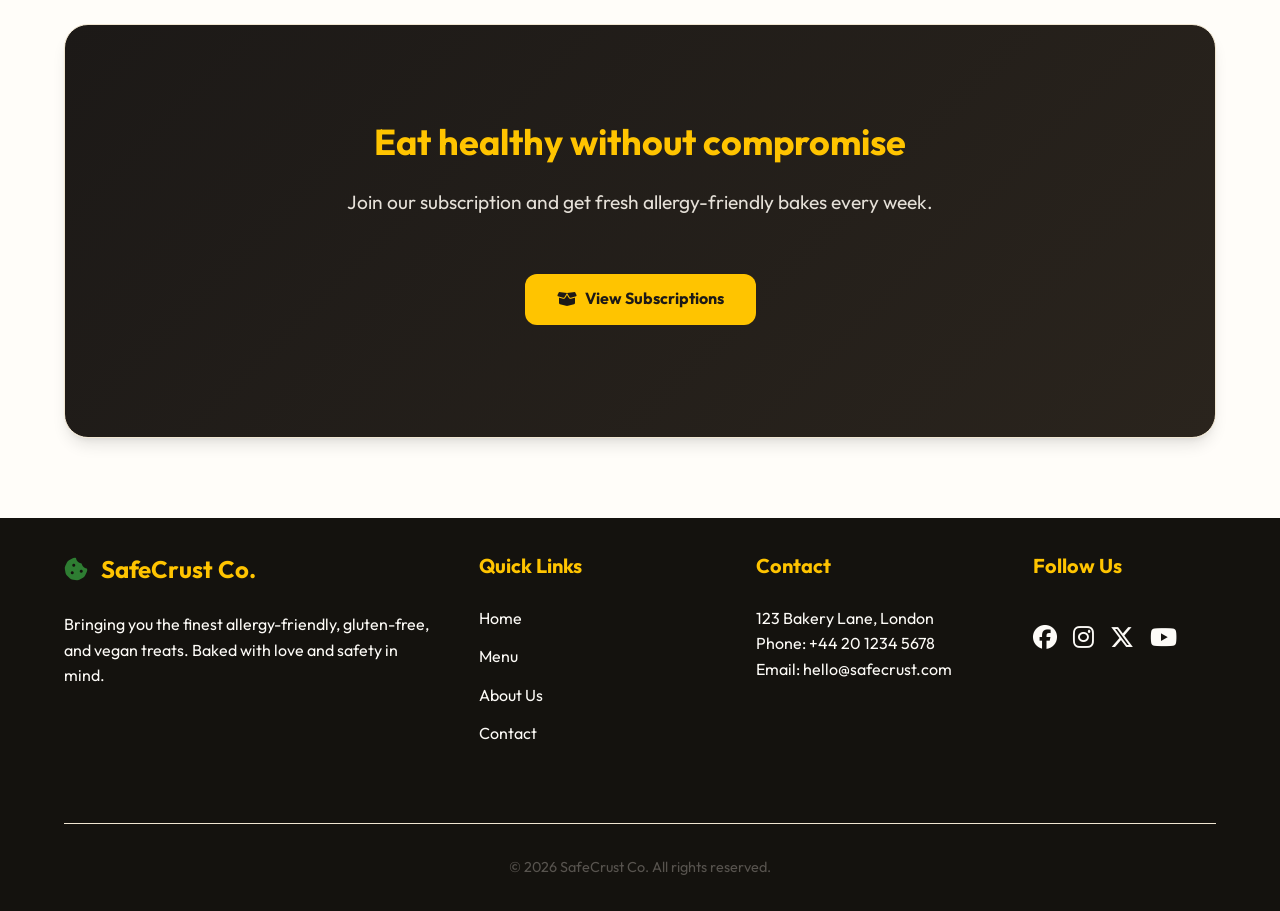
<file: home-premium.html>
<!DOCTYPE html>
<html lang="en" data-theme="light">

<head>
    <meta charset="UTF-8">
    <meta name="viewport" content="width=device-width, initial-scale=1.0">
    <title>SafeCrust Co. Premium | Elevated Healthy Baking</title>
    <link rel="icon" type="image/png" href="img/favicon.png">
    <link rel="stylesheet" href="css/style.css">
    <link rel="stylesheet" href="https://cdnjs.cloudflare.com/ajax/libs/font-awesome/6.5.1/css/all.min.css">
    <link href="https://fonts.googleapis.com/css2?family=Outfit:wght@300;400;600;700&display=swap" rel="stylesheet">
    <style>
        .hero-split {
            display: flex;
            min-height: 100vh;
            align-items: center;
            justify-content: center;
            background: linear-gradient(rgba(27, 14, 10, 0.55), rgba(27, 14, 10, 0.55)), url('img/home 2 page header image.png') center/cover;
            overflow: hidden;
            position: relative;
            text-align: center;
        }

        .hero-split-text {
            max-width: 800px;
            padding: 5rem 2rem;
            animation: fadeInUp 1s ease;
            z-index: 2;
        }

        .stats-section {
            background: #1C1917 !important;
            color: #FDFBF7 !important;
            padding: 5rem 0;
            text-align: center;
            border-top: 1px solid var(--border);
            border-bottom: 1px solid var(--border);
        }

        [data-theme='dark'] .stats-section {
            background: #100E0B !important;
        }

        .stats-grid {
            display: grid;
            grid-template-columns: repeat(3, 1fr);
            gap: 2rem;
        }

        .stat-item h2 {
            color: #FFC400 !important;
            margin-bottom: 0.5rem;
            font-size: 3.2rem;
            font-weight: 800;
        }

        .stat-item p {
            font-size: 1.15rem;
            color: #FDFBF7 !important;
            font-weight: 600;
            opacity: 0.95;
            margin: 0;
        }

        .premium-section-title {
            color: #FFC400 !important;
            text-align: center;
            font-weight: 800;
            margin-bottom: 2rem;
        }

        .category-filter {
            display: flex;
            justify-content: center;
            gap: 1rem;
            margin-bottom: 3rem;
        }

        .category-btn {
            padding: 0.5rem 1.5rem;
            border: 1px solid var(--border);
            border-radius: 20px;
            cursor: pointer;
            transition: all 0.3s;
            background: var(--bg-card);
            color: var(--text-main);
            display: inline-block;
            text-decoration: none;
            font-weight: 600;
        }

        .category-btn.active {
            background: var(--primary);
            color: white;
            border-color: var(--primary);
        }

        .category-btn:hover:not(.active) {
            background-color: var(--accent);
            border-color: var(--primary);
            color: var(--primary);
            transform: translateY(-2px);
            box-shadow: 0 4px 12px rgba(124, 62, 45, 0.12);
        }

        @keyframes fadeInUp {
            from {
                opacity: 0;
                transform: translateY(30px);
            }

            to {
                opacity: 1;
                transform: translateY(0);
            }
        }

        .btn-hero-outline {
            border: 2px solid #ffffff !important;
            color: #ffffff !important;
            background: transparent !important;
        }

        .btn-hero-outline:hover {
            border-color: var(--primary) !important;
            background: var(--primary) !important;
            color: #ffffff !important;
        }




        .card-img-top {
            width: 100%;
            height: 250px;
            object-fit: cover;
            border-radius: 0;
            margin: 0 !important;
        }

        .image-card {
            padding: 0 !important;
            overflow: hidden;
        }

        .image-card .card-body {
            padding: 1.5rem;
        }

        @media (min-width: 768px) and (max-width: 1024px) {
            #featured-creations-grid {
                grid-template-columns: repeat(2, 1fr) !important;
                justify-content: center !important;
                margin-bottom: 3rem !important;
            }

            #featured-creations-grid > .card:last-child:nth-child(odd) {
                grid-column: 1 / -1 !important;
                max-width: calc(50% - 0.75rem) !important;
                margin: 0 auto !important;
                justify-self: center !important;
            }

            #advanced-selection-grid {
                grid-template-columns: repeat(2, 1fr) !important;
            }
        }

        @media (max-width: 992px) {
            .hero-split {
                background: linear-gradient(rgba(27, 14, 10, 0.65), rgba(27, 14, 10, 0.65)), url('img/home 2 page header image.png') center/cover;
            }

            .hero-split-text {
                padding: 3rem 1.5rem;
                text-align: center;
                margin: 0 auto;
            }
        }

        @media (max-width: 480px) {
            .hero-split-text h1 {
                font-size: 2.2rem !important;
            }

            .card[style*="padding: 4rem"] {
                padding: 3rem 1rem !important;
            }

            .btn-lg {
                width: 100% !important;
                max-width: 100% !important;
                font-size: 1rem !important;
                padding: 1rem !important;
                white-space: nowrap;
            }
        }
    </style>
</head>

<body>

    <header class="header">
        <div class="container nav-container">
            <div class="mobile-nav-container">
                <a href="index.html" class="logo"><i class="fas fa-cookie-bite"></i> SafeCrust Co.</a>
                <button class="navbar-toggler" type="button" id="mobileMenuToggle" title="Open menu">
                    <i class="fas fa-bars"></i>
                </button>
            </div>

            <nav>
                <ul class="nav-links" id="nav-menu">
                    <li><a href="index.html">Home</a></li>
                    <li><a href="home-premium.html">Premium</a></li>
                    <li><a href="about.html">About</a></li>
                    <li><a href="menu.html">Menu</a></li>
                    <li><a href="products.html">Products</a></li>
                    <li><a href="contact.html">Contact</a></li>
                    <li><a href="dashboard.html">Dashboard</a></li>
                </ul>
            </nav>

            <div class="nav-actions">
                <button type="button" id="theme-toggle" class="toggle-btn" title="Toggle Theme"><i
                        class="fas fa-moon"></i></button>
                <button type="button" id="rtl-toggle" class="toggle-btn" title="Toggle RTL"><i
                        class="fas fa-right-left"></i></button>
                <button type="button" class="toggle-btn cart-btn" title="View Cart">
                    <i class="fas fa-shopping-cart"></i>
                    <span class="cart-badge" id="cart-count">0</span>
                </button>
                <a href="login.html" class="btn btn-outline">Login</a>
            </div>
        </div>

        <!-- Mobile Menu Overlay -->
        <div class="mobile-menu-overlay" id="mobileMenuOverlay">
            <div class="mobile-menu-header">
                <h3>Menu</h3>
                <button type="button" class="mobile-menu-close" id="mobileMenuClose" title="Close menu">
                    <i class="fas fa-times"></i>
                </button>
            </div>

            <ul class="mobile-menu-nav">
                <li><a href="index.html">Home</a></li>
                <li><a href="home-premium.html">Premium</a></li>
                <li><a href="about.html">About</a></li>
                <li><a href="menu.html">Menu</a></li>
                <li><a href="products.html">Products</a></li>
                <li><a href="contact.html">Contact</a></li>
                <li><a href="dashboard.html">Dashboard</a></li>
            </ul>

            <div class="mobile-menu-actions">
                <button type="button" id="mobile-theme-toggle" class="btn btn-outline">
                    <i class="fas fa-moon"></i> Theme
                </button>
                <button type="button" id="mobile-rtl-toggle" class="btn btn-outline">
                    <i class="fas fa-right-left"></i> RTL
                </button>
                <a href="cart.html" class="btn btn-primary">Cart</a>
                <a href="login.html" class="btn btn-outline">Login</a>
            </div>
        </div>

        <!-- Mobile Menu Backdrop -->
        <div class="mobile-menu-backdrop" id="mobileMenuBackdrop"></div>
    </header>

    <main>
        <section class="hero-split">
            <div class="hero-split-text">
                <h1 style="font-size: 3.5rem; color: #ffffff; text-shadow: 0 4px 15px rgba(0,0,0,0.4);">Pure
                    Ingredients.<br><span style="color: var(--secondary); text-shadow: 0 2px 10px rgba(0,0,0,0.2);">Safe
                        Indulgence.</span></h1>
                <p
                    style="font-size: 1.2rem; margin: 2rem 0; color: rgba(255, 255, 255, 0.95); font-weight: 500; text-shadow: 0 1px 5px rgba(0,0,0,0.3);">
                    We believe everyone deserves the
                    joy of a fresh-baked treat, regardless of allergies. Experience premium gluten-free and vegan bakery
                    classics reimagined.</p>
                <div class="btn-wrapper">
                    <a href="menu.html" class="btn btn-primary">Premium Menu</a>
                    <a href="about.html" class="btn btn-hero-outline">Our Story</a>
                </div>
            </div>
        </section>

        <section class="container section">
            <h2>🧁 Chef Curated &amp; VIP Creations</h2>
            <div class="grid grid-3" id="featured-creations-grid">
                <div class="card image-card reveal">
                    <img src="img/Double Chocolate Fudge.png" alt="Signature Brownies"
                        class="card-img-top">
                    <div class="card-body">
                        <span style="font-size:0.75rem; color:var(--secondary); font-weight:700;"><i class="fas fa-store"></i> Flourish Safe Bakes</span>
                        <h3>Belgian Triple Chocolate Cake</h3>
                        <div class="price" style="margin-bottom: 1rem;">$28.50</div>
                        <p>Triple chocolate, fudgy, and 100% vegan &amp; gluten-free.</p>
                        <button type="button" onclick="openCustomizerModal('p1')" class="btn btn-primary" style="width: 100%;"><i class="fas fa-wand-magic-sparkles"></i> Customize &amp; Order</button>
                    </div>
                </div>
                <div class="card image-card reveal">
                    <img src="img/Lemon Drizzle Dream.png" alt="Lemon Drizzle Cloud" class="card-img-top">
                    <div class="card-body">
                        <span style="font-size:0.75rem; color:var(--secondary); font-weight:700;"><i class="fas fa-store"></i> Pure Bliss Patisserie</span>
                        <h3>Lemon Drizzle Cloud Dream</h3>
                        <div class="price" style="margin-bottom: 1rem;">$24.00</div>
                        <p>Meyer lemon zest glaze, nut-free and 100% Celiac-certified.</p>
                        <button type="button" onclick="openCustomizerModal('p3')" class="btn btn-primary" style="width: 100%;"><i class="fas fa-wand-magic-sparkles"></i> Customize &amp; Order</button>
                    </div>
                </div>
                <div class="card image-card reveal">
                    <img src="img/sugar_free_cheesecake.png" alt="Keto Cheesecake" class="card-img-top">
                    <div class="card-body">
                        <span style="font-size:0.75rem; color:var(--secondary); font-weight:700;"><i class="fas fa-store"></i> Sweet Haven GF Bakery</span>
                        <h3>Keto Sugar-Free NY Cheesecake</h3>
                        <div class="price" style="margin-bottom: 1rem;">$29.00</div>
                        <p>Ultra creamy dairy-alternative vanilla on toasted coconut crust.</p>
                        <button type="button" onclick="openCustomizerModal('p8')" class="btn btn-primary" style="width: 100%;"><i class="fas fa-wand-magic-sparkles"></i> Customize &amp; Order</button>
                    </div>
                </div>
            </div>
        </section>

        <section class="stats-section">
            <div class="container stats-grid">
                <div class="stat-item reveal">
                    <h2>5,000+</h2>
                    <p>Happy Customers</p>
                </div>
                <div class="stat-item reveal">
                    <h2>12,000+</h2>
                    <p>Orders Delivered</p>
                </div>
                <div class="stat-item reveal">
                    <h2>98%</h2>
                    <p>5★ Reviews</p>
                </div>
            </div>
        </section>

        <section class="container section">
            <h2>Advanced Selection</h2>
            <div class="category-filter">
                <a href="products.html?category=all" class="category-btn active">All</a>
                <a href="products.html?category=cakes" class="category-btn">Cakes</a>
                <a href="products.html?category=cookies" class="category-btn">Cookies</a>
                <a href="products.html?category=breads" class="category-btn">Breads</a>
                <a href="products.html?category=pastries" class="category-btn">Pastries</a>
            </div>
            <div class="grid grid-4" id="advanced-selection-grid">
                <!-- Mock Grid Items -->
                <div class="card image-card reveal">
                    <img src="img/WhatsApp Image 2026-04-10 at 3.21.20 PM.jpeg" class="card-img-top">
                    <div class="card-body">
                        <h3>GF Sourdough</h3>
                    </div>
                </div>
                <div class="card image-card reveal">
                    <img src="img/WhatsApp Image 2026-04-10 at 3.21.21 PM.jpeg" class="card-img-top">
                    <div class="card-body">
                        <h3>Vegan Croissant</h3>
                    </div>
                </div>
                <div class="card image-card reveal">
                    <img src="img/WhatsApp Image 2026-04-10 at 3.21.22 PM.jpeg" class="card-img-top">
                    <div class="card-body">
                        <h3>Sugar-Free Cookies</h3>
                    </div>
                </div>
                <div class="card image-card reveal">
                    <img src="img/WhatsApp Image 2026-04-10 at 3.21.23 PM.jpeg" class="card-img-top">
                    <div class="card-body">
                        <h3>Almond Muffins</h3>
                    </div>
                </div>
            </div>
        </section>

        <section class="section" style="background: var(--bg-card);">
            <div class="container">
                <div class="grid grid-2 img-text-row" style="align-items: center;">
                    <div class="reveal img-col">
                        <img src="img/WhatsApp Image 2026-04-10 at 3.22.21 PM.jpeg"
                            style="width: 100%; border-radius: var(--radius);">
                    </div>
                    <div class="reveal text-col">
                        <h2>Pure Ingredients, Proven Process</h2>
                        <p style="margin-bottom: 2rem;">Every ingredient is double-checked. Every surface is sanitized.
                            We bake in a dedicated facility to ensure zero cross-contamination. Your safety is our
                            primary ingredient.</p>
                        <div class="btn-wrapper">
                            <a href="about.html" class="btn btn-secondary">Watch the Process</a>
                            <a href="products.html" class="btn btn-outline">Shop retail packs</a>
                        </div>
                    </div>
                </div>
            </div>
        </section>

        <section class="section">
            <div class="container" style="text-align: center;">
                <div class="card reveal" style="background: linear-gradient(135deg, #1C1917 0%, #2A241D 100%); color: #FDFBF7; padding: 4rem 2rem; border-radius: 24px; border: 1px solid var(--border); box-shadow: var(--shadow-lg);">
                    <div class="card-body" style="text-align: center; max-width: 650px; margin: 0 auto;">
                        <h2 style="color: #FFC400 !important; font-size: 2.25rem; margin-bottom: 1rem;">Eat healthy without compromise</h2>
                        <p style="margin: 0 0 2rem; font-size: 1.2rem; color: #E5E0D8 !important; line-height: 1.6;">Join our subscription and get fresh allergy-friendly bakes every week.</p>
                        <div class="btn-wrapper" style="justify-content: center;">
                            <a href="plans.html" class="btn btn-primary btn-lg"><i class="fas fa-box-open"></i> View Subscriptions</a>
                        </div>
                    </div>
                </div>
            </div>
        </section>
    </main>



    <footer class="footer">
        <div class="container">
            <div class="footer-grid">
                <div class="footer-col footer-col-brand">
                    <a href="index.html" class="footer-logo">
                        <i class="fas fa-cookie-bite"></i> SafeCrust Co.
                    </a>
                    <p>Bringing you the finest allergy-friendly, gluten-free, and vegan treats. Baked with love and
                        safety in mind.</p>
                </div>
                <div class="footer-col">
                    <h4>Quick Links</h4>
                    <ul class="footer-links">
                        <li><a href="index.html">Home</a></li>
                        <li><a href="menu.html">Menu</a></li>
                        <li><a href="about.html">About Us</a></li>
                        <li><a href="contact.html">Contact</a></li>
                    </ul>
                </div>

                <div class="footer-col">
                    <h4>Contact</h4>
                    <p>123 Bakery Lane, London<br>Phone: +44 20 1234 5678<br>Email: hello@safecrust.com</p>
                </div>
                <div class="footer-col footer-follow-block">
                    <h4>Follow Us</h4>
                    <div class="footer-social">
                        <a href="#" title="Facebook"><i class="fab fa-facebook"></i></a>
                        <a href="#" title="Instagram"><i class="fab fa-instagram"></i></a>
                        <a href="#" title="X (Twitter)"><i class="fa-brands fa-x-twitter"></i></a>
                        <a href="#" title="YouTube"><i class="fab fa-youtube"></i></a>
                    </div>
                </div>
            </div>
            <div class="footer-bottom">
                &copy; 2026 SafeCrust Co. All rights reserved.
            </div>
        </div>
    </footer>

    <script src="js/main.js"></script>
</body>

</html>
</file>
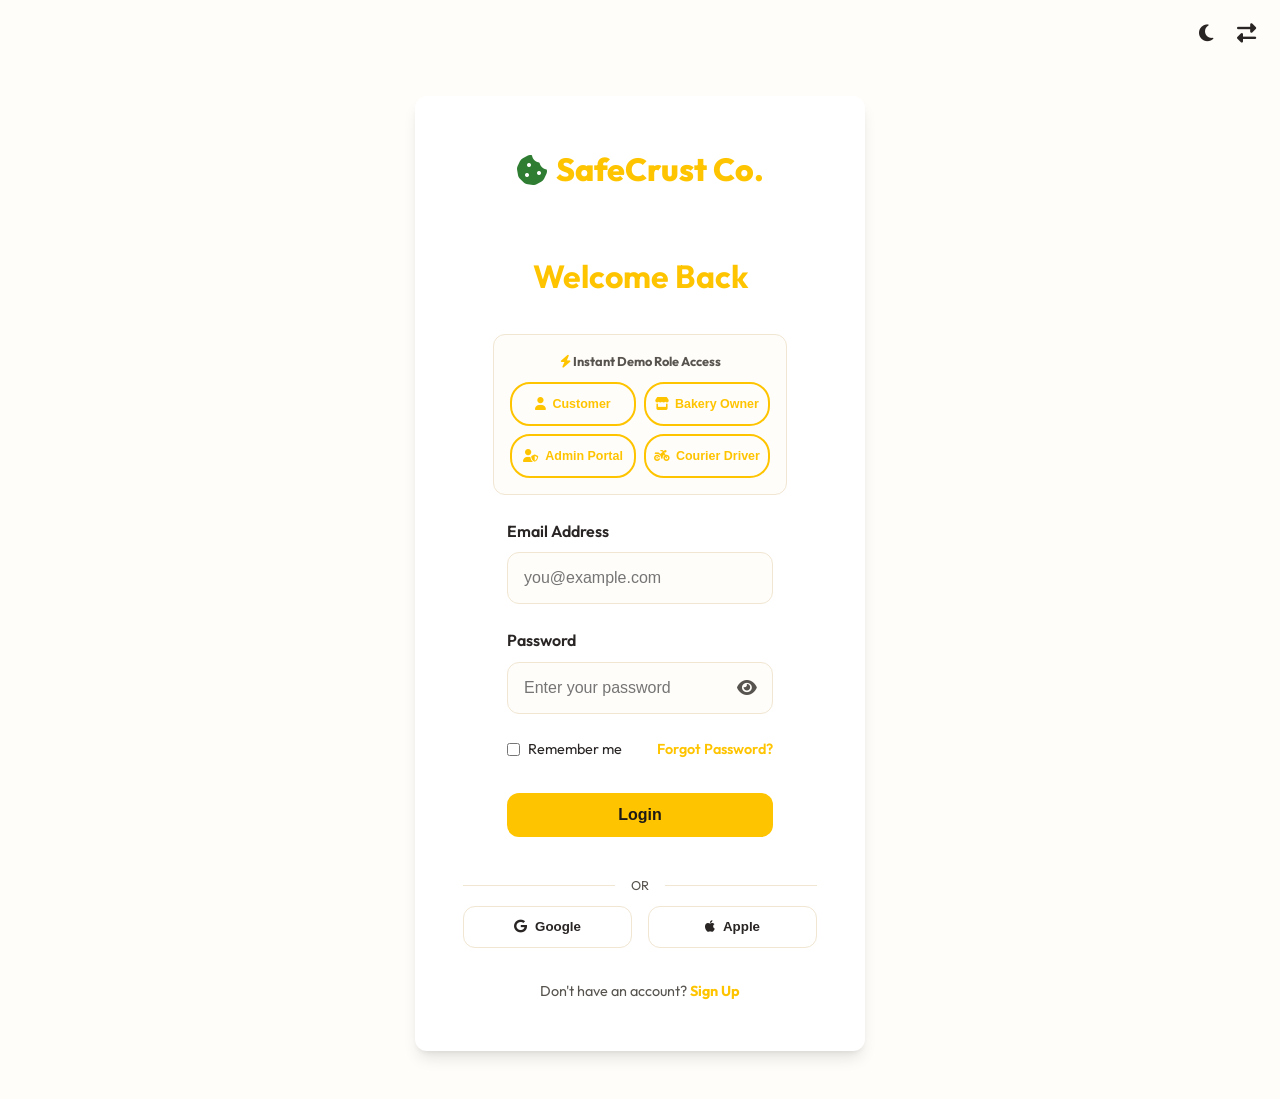
<file: login.html>
<!DOCTYPE html>
<html lang="en" data-theme="light">

<head>
    <meta charset="UTF-8">
    <meta name="viewport" content="width=device-width, initial-scale=1.0">
    <title>Login | SafeCrust Co.</title>
    <link rel="icon" type="image/png" href="img/favicon.png">
    <link rel="stylesheet" href="css/style.css">
    <link rel="stylesheet" href="https://cdnjs.cloudflare.com/ajax/libs/font-awesome/6.4.0/css/all.min.css">
    <link href="https://fonts.googleapis.com/css2?family=Outfit:wght@300;400;600;700&display=swap" rel="stylesheet">
    <style>
        .auth-main {
            flex: 1;
            display: flex;
            align-items: center;
            justify-content: center;
            padding: 6rem 1rem 3rem;
        }

        .auth-card {
            width: 100%;
            max-width: 450px;
            background: var(--bg-card);
            padding: 3rem;
            border-radius: var(--radius);
            box-shadow: var(--shadow-lg);
            text-align: center;
        }

        .form-group {
            text-align: left;
            margin-bottom: 1.5rem;
            position: relative;
        }

        .form-group label {
            display: block;
            margin-bottom: 0.5rem;
            font-weight: 600;
        }

        .form-group input {
            width: 100%;
            padding: 0.8rem 1rem;
            border-radius: var(--radius);
            border: 1px solid var(--border);
            background: var(--bg-main);
            color: var(--text-main);
            font-size: 1rem;
            height: 52px;
            /* Set fixed height for consistency */
        }

        .form-group-input {
            position: relative;
            display: flex;
            align-items: center;
            width: 100%;
        }

        .password-toggle {
            position: absolute;
            right: 1rem;
            cursor: pointer;
            color: var(--text-muted);
            font-size: 1.1rem;
            transition: color 0.3s ease;
            display: flex;
            align-items: center;
            justify-content: center;
            height: 100%;
            z-index: 2;
        }

        .password-toggle:hover {
            color: var(--primary);
        }

        .social-login {
            display: flex;
            gap: 1rem;
            margin-top: 1.25rem;
            justify-content: center;
            flex-wrap: wrap;
        }

        .btn-wrapper {
            margin-bottom: 0.5rem !important;
        }

        .social-btn {
            flex: 1;
            min-width: 120px;
            padding: 0.8rem;
            border: 1px solid var(--border);
            border-radius: var(--radius);
            background: var(--bg-card);
            cursor: pointer;
            display: flex;
            align-items: center;
            justify-content: center;
            gap: 0.5rem;
            font-weight: 600;
            color: var(--text-main);
        }

        .auth-footer {
            margin-top: 2rem;
            font-size: 0.9rem;
            color: var(--text-muted);
        }

        .auth-footer a {
            color: var(--primary);
            text-decoration: none;
            font-weight: 700;
        }

        .form-group-input input {
            padding-right: 3rem !important;
            /* Space for eye icon */
        }

        body.auth-page-standalone {
            margin: 0;
            min-height: 100vh;
            background: var(--bg-main);
            padding-top: 0 !important;
        }

        .auth-floating-controls {
            position: fixed;
            top: 1rem;
            right: 1rem;
            z-index: 1000;
            display: flex;
            gap: 0.5rem;
            align-items: center;
        }

        [dir="rtl"] .auth-floating-controls {
            right: auto;
            left: 1rem;
        }

        /* Mobile & Tablet Specific Optimization (Up to 1024px) */
        @media (max-width: 1024px) {

            .auth-card,
            .auth-card * {
                text-align: left !important;
            }

            .auth-card .card-body h1 {
                text-align: center !important;
                font-size: 1.75rem !important;
                margin-bottom: 1.5rem !important;
                margin-left: 0;
            }

            .auth-card .logo {
                justify-content: center !important;
                font-size: 1.75rem !important;
                margin-bottom: 1.5rem !important;
            }

            .auth-footer {
                text-align: center !important;
            }

            .social-login {
                justify-content: center !important;
            }
        }

        @media (max-width: 480px) {
            .auth-main {
                padding: 4rem 0.75rem 2rem;
            }

            .auth-card {
                padding: 2rem 1.25rem;
                box-shadow: none;
                /* Cleaner on small screens */
                border: none;
            }

            .form-group label {
                font-size: 0.9rem;
            }

            .social-login {
                flex-direction: column;
                gap: 0.75rem;
            }

            .social-btn {
                width: 100%;
            }

            .password-toggle {
                right: 0.75rem;
            }

            .remember-forgot-row {
                display: flex !important;
                flex-direction: row !important;
                align-items: center !important;
                justify-content: space-between !important;
                gap: 0.25rem !important;
                flex-wrap: nowrap !important;
                margin-top: 1rem;
                width: 100%;
            }

            .remember-forgot-row label {
                margin-bottom: 0 !important;
                display: flex !important;
                align-items: center !important;
                gap: 0.4rem !important;
                font-size: 0.8rem !important;
                white-space: nowrap !important;
                cursor: pointer;
            }

            .remember-forgot-row a {
                font-size: 0.8rem !important;
                white-space: nowrap !important;
                margin-left: auto;
            }

            .card-body {
                padding: 1.5rem 0 !important;
            }
        }
    </style>
</head>

<body class="auth-page-standalone">

    <div class="auth-floating-controls">
        <button type="button" id="theme-toggle" class="toggle-btn" title="Toggle Theme"><i
                class="fas fa-moon"></i></button>
        <button type="button" id="rtl-toggle" class="toggle-btn" title="Toggle RTL"><i
                class="fas fa-right-left"></i></button>
    </div>

    <main class="auth-main">
        <div class="auth-card">
            <a href="index.html" class="logo"
                style="justify-content: center; margin-bottom: 2rem; font-size: 2rem; display: inline-flex; width: 100%;"><i
                    class="fas fa-cookie-bite"></i> SafeCrust Co.</a>
            <div class="card-body">
                <h1 style="margin-bottom: 2rem; font-size: 2rem;">Welcome Back</h1>

                <form action="#" method="post">
                    <div class="form-group">
                        <label for="login_email">Email Address</label>
                        <input type="email" id="login_email" name="email" placeholder="you@example.com"
                            autocomplete="username">
                    </div>
                    <div class="form-group">
                        <label for="login_password">Password</label>
                        <div class="form-group-input">
                            <input type="password" id="login_password" name="password" placeholder="Enter your password"
                                autocomplete="current-password">
                            <i class="fas fa-eye password-toggle" title="Show password"></i>
                        </div>
                    </div>

                    <div class="remember-forgot-row">
                        <label>
                            <input type="checkbox" name="remember"> Remember me
                        </label>
                        <a href="#" style="color: var(--primary); text-decoration: none; font-weight: 600;">Forgot
                            Password?</a>
                    </div>

                    <div class="btn-wrapper">
                        <button type="submit" class="btn btn-primary" style="width: 100%;">Login</button>
                    </div>
                </form>
            </div>

            <div style="margin-top: 1rem; position: relative;">
                <hr style="border: 0; border-top: 1px solid var(--border);">
                <span
                    style="position: absolute; top: -10px; left: 50%; transform: translateX(-50%); background: var(--bg-card); padding: 0 1rem; color: var(--text-muted); font-size: 0.8rem;">OR</span>
            </div>

            <div class="social-login">
                <button type="button" class="social-btn" title="Login with Google"><i class="fab fa-google"></i>
                    Google</button>
                <button type="button" class="social-btn" title="Login with Apple"><i class="fab fa-apple"></i>
                    Apple</button>
            </div>

            <div class="auth-footer">
                Don't have an account? <a href="register.html">Sign Up</a>
            </div>
        </div>
    </main>

    <script src="js/main.js"></script>
</body>

</html>
</file>
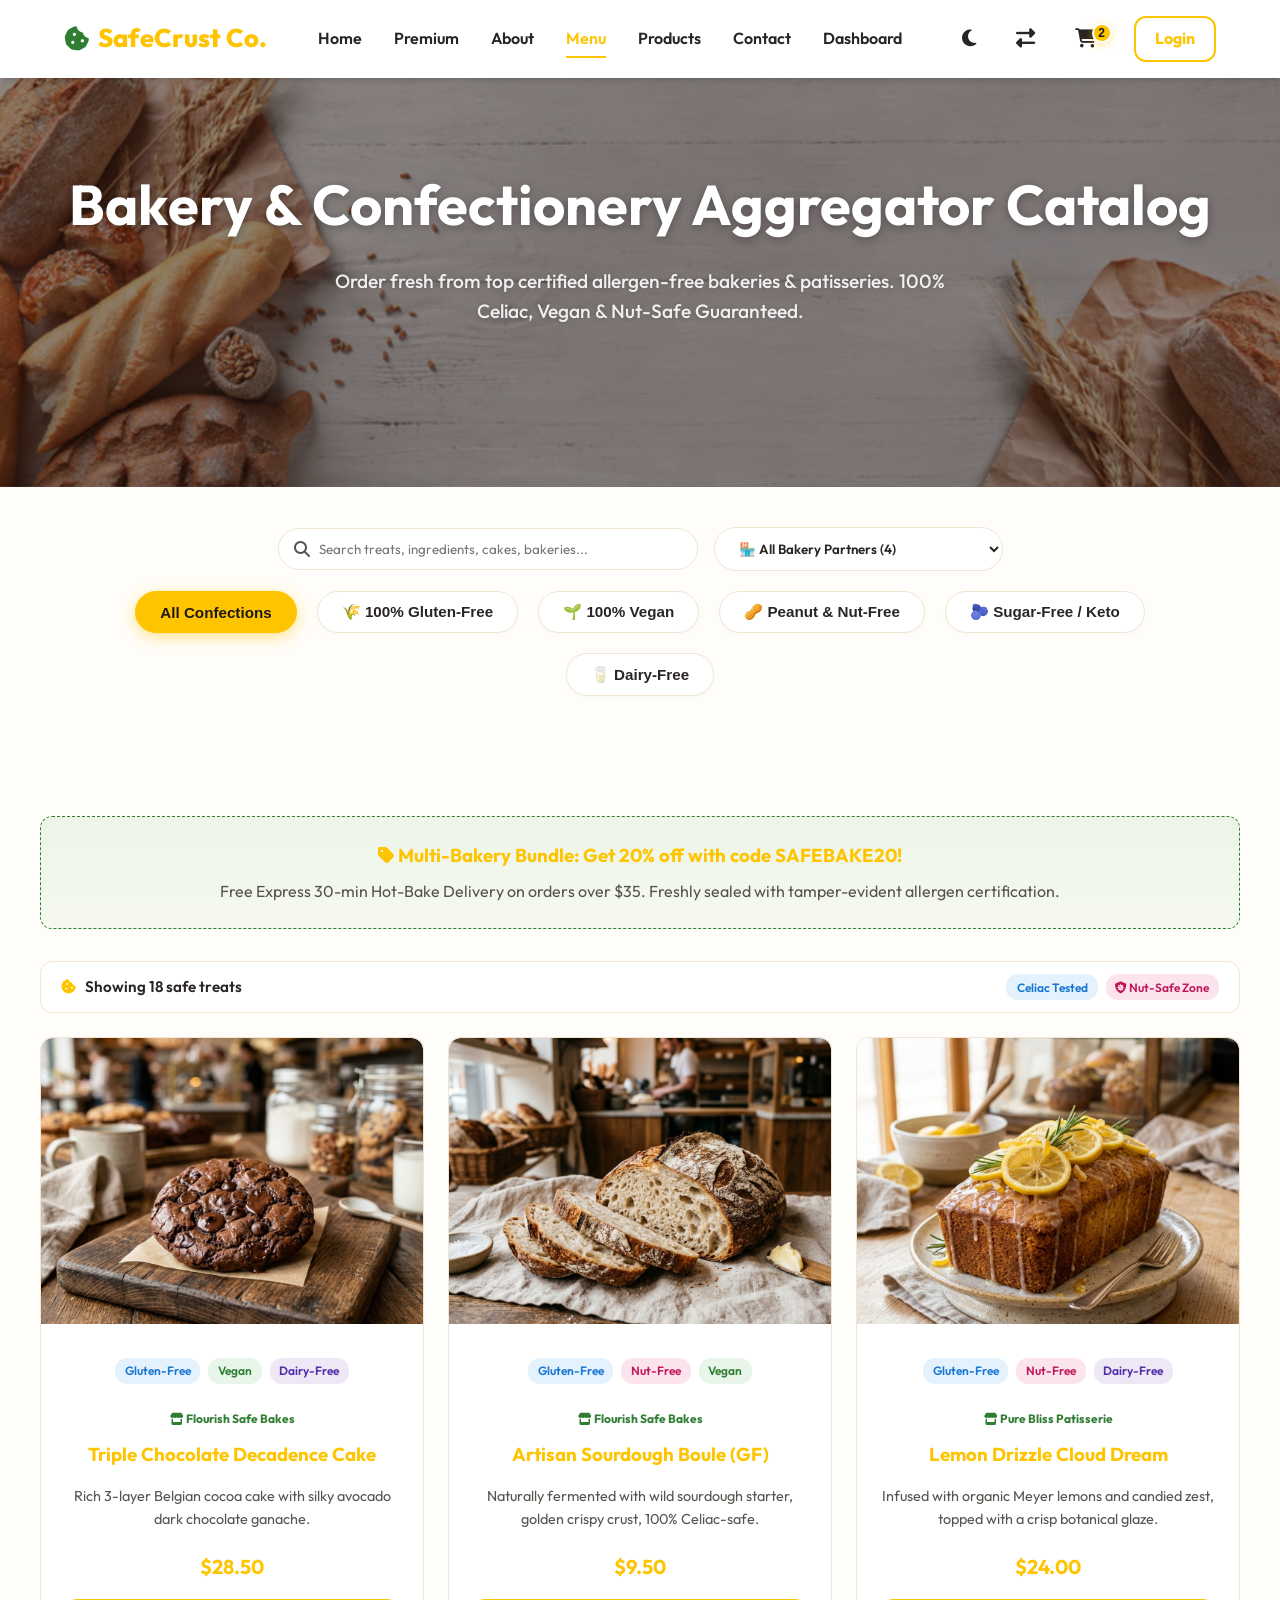
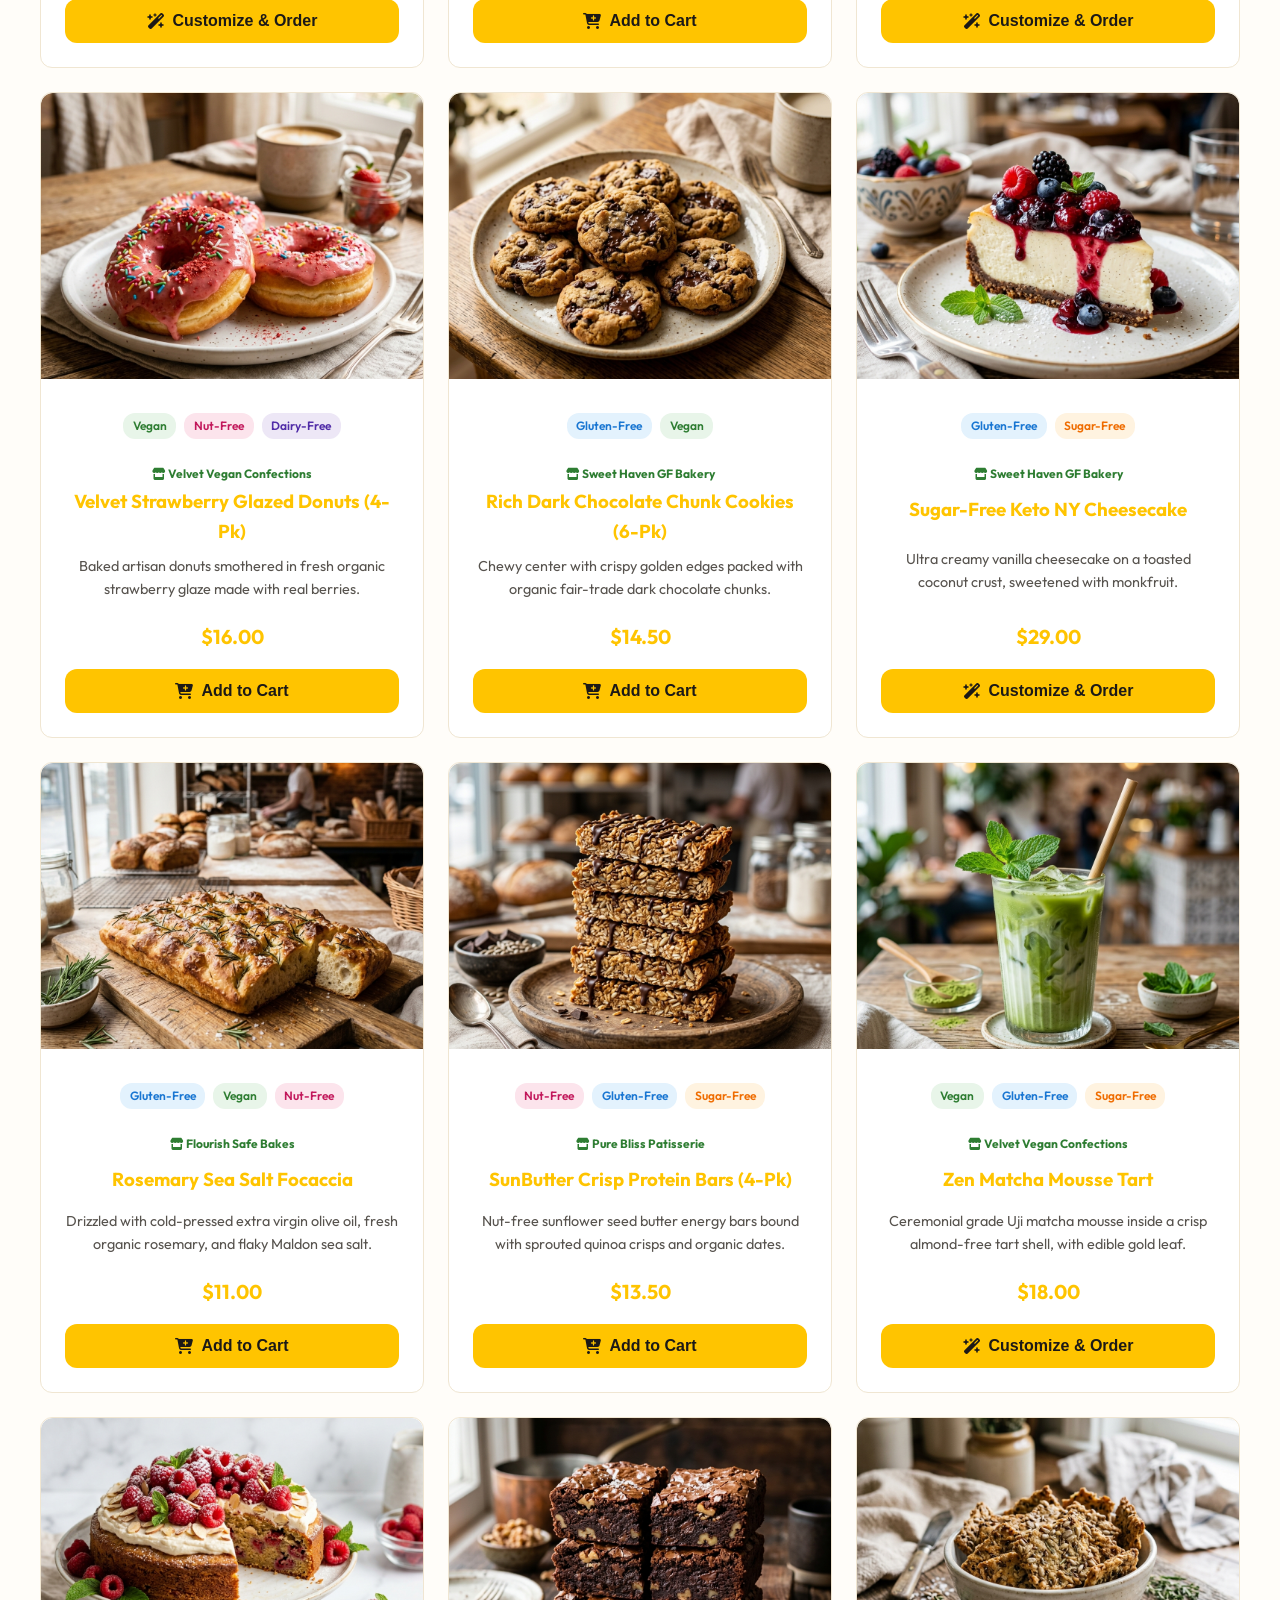
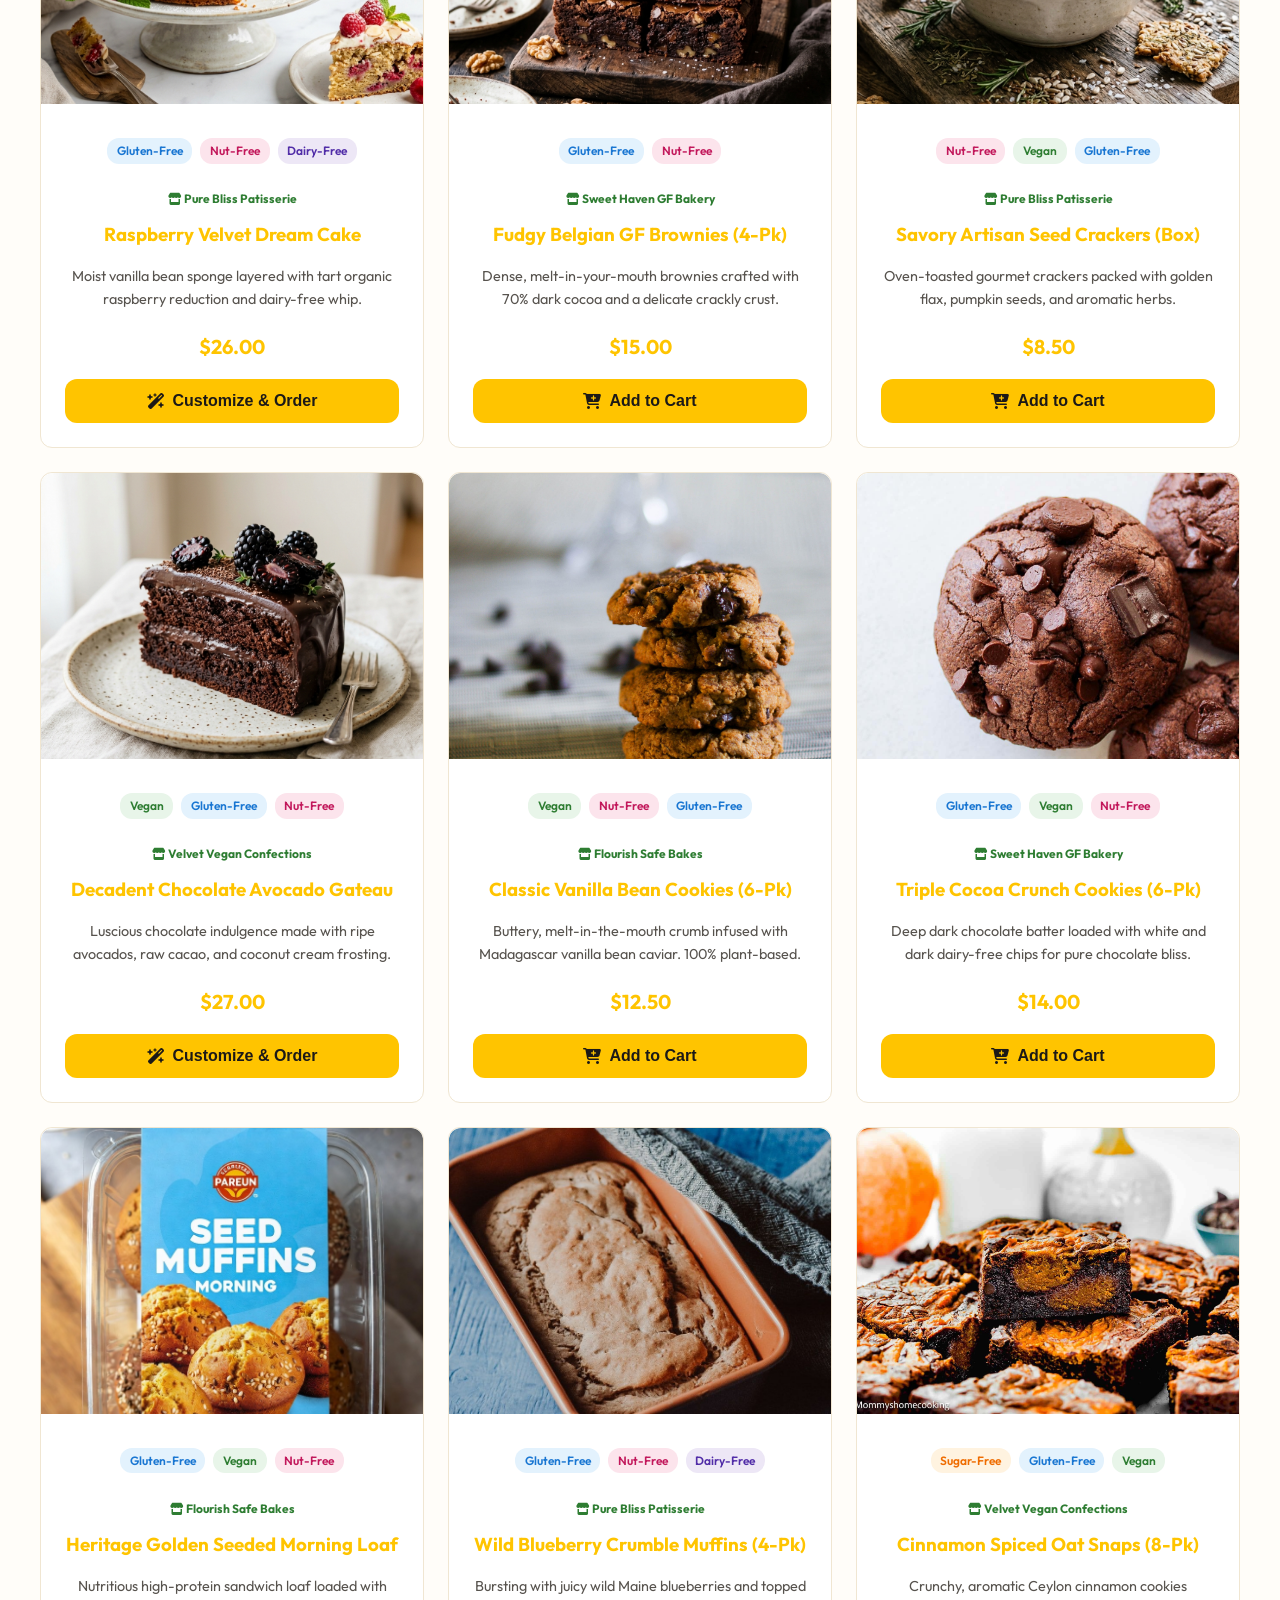
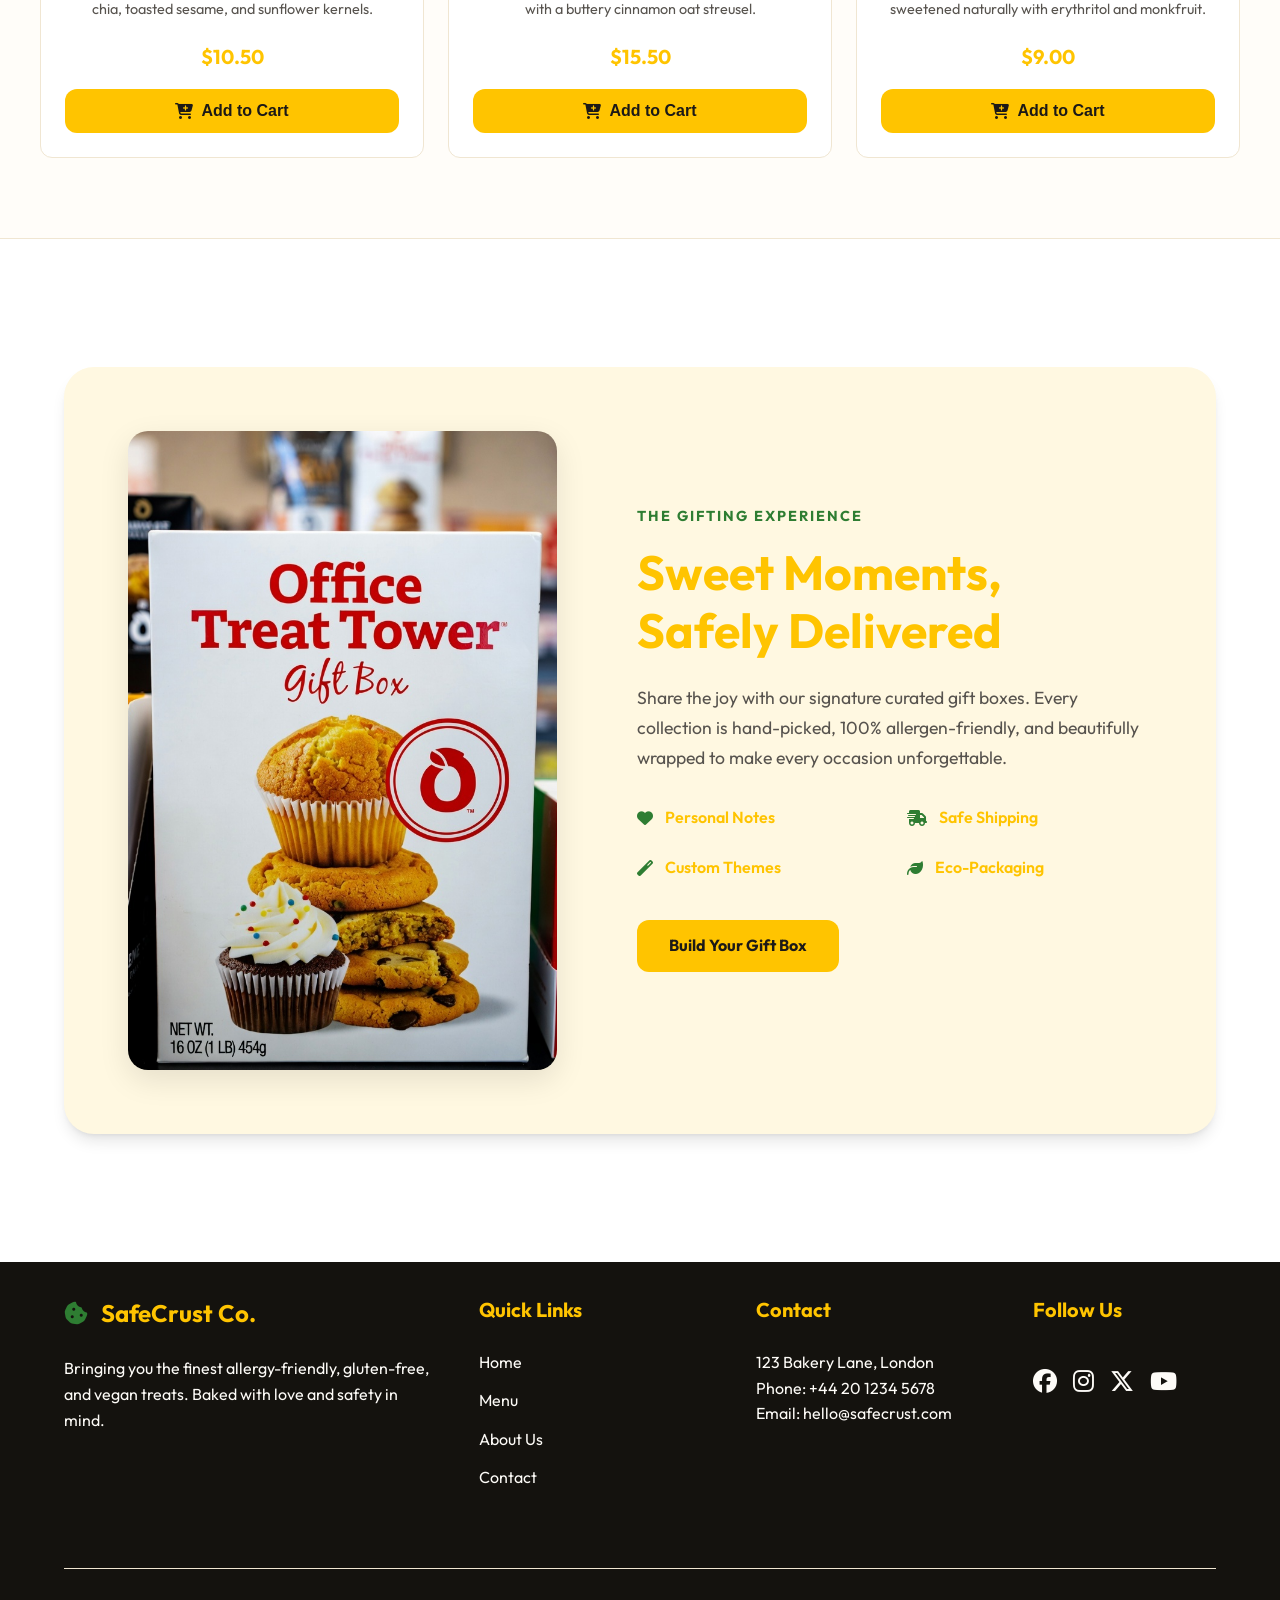
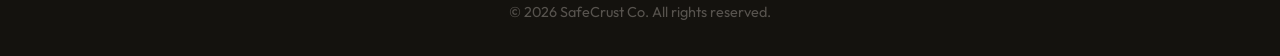
<file: menu.html>
<!DOCTYPE html>
<html lang="en" data-theme="light">

<head>
    <meta charset="UTF-8">
    <meta name="viewport" content="width=device-width, initial-scale=1.0">
    <title>Menu | SafeCrust Co. - Allergy Friendly Treats</title>
    <link rel="icon" type="image/png" href="img/favicon.png">
    <link rel="stylesheet" href="css/style.css">
    <link rel="stylesheet" href="https://cdnjs.cloudflare.com/ajax/libs/font-awesome/6.5.1/css/all.min.css">
    <link href="https://fonts.googleapis.com/css2?family=Outfit:wght@300;400;600;700&display=swap" rel="stylesheet">
    <style>
        .page-header {
            padding: 10rem 0;
            background: linear-gradient(rgba(27, 14, 10, 0.5), rgba(27, 14, 10, 0.5)), url('img/menu header.png');
            background-size: cover;
            background-position: center;
            text-align: center;
            position: relative;
        }

        .page-header h1 {
            font-size: 3.5rem;
            color: #ffffff !important;
            margin-bottom: 1rem;
            font-weight: 700;
            text-shadow: 0 2px 10px rgba(0, 0, 0, 0.3);
        }

        .page-header p {
            font-size: 1.2rem;
            color: rgba(255, 255, 255, 0.9) !important;
            max-width: 650px;
            margin: 0 auto;
            font-weight: 500;
            text-shadow: 0 1px 5px rgba(0, 0, 0, 0.2);
        }

        @media (max-width: 768px) {
            .page-header {
                margin-bottom: 3.5rem;
            }
        }

        .price {
            font-size: 1.25rem;
            font-weight: 700;
            color: var(--primary);
        }


        .filter-bar {
            padding: 2.5rem 0;
            background: var(--bg-main);
            z-index: 900;
        }

        .filter-container {
            display: flex;
            justify-content: center;
            gap: 1.25rem;
            flex-wrap: wrap;
        }

        .filter-chip {
            padding: 0.7rem 1.5rem;
            border-radius: 50px;
            border: 1px solid var(--border);
            cursor: pointer;
            background: var(--bg-card);
            color: var(--text-main);
            font-weight: 600;
            transition: all 0.3s cubic-bezier(0.4, 0, 0.2, 1);
            box-shadow: 0 2px 4px rgba(0, 0, 0, 0.02);
            font-size: 0.95rem;
            min-width: 140px;
            text-align: center;
            display: flex;
            align-items: center;
            justify-content: center;
            user-select: none;
        }

        .filter-chip:hover {
            transform: translateY(-2px);
            border-color: var(--primary);
            color: var(--primary);
            box-shadow: 0 4px 12px rgba(0, 0, 0, 0.05);
        }

        .filter-chip.active {
            background: var(--primary);
            color: #1C1917;
            font-weight: 700;
            border-color: var(--primary);
            box-shadow: 0 4px 15px rgba(255, 196, 0, 0.45);
        }

        .filter-status-row {
            display: flex;
            justify-content: space-between;
            align-items: center;
            margin-bottom: 1.5rem;
            padding: 0.75rem 1.25rem;
            background: var(--bg-card);
            border-radius: var(--radius);
            border: 1px solid var(--border);
            flex-wrap: wrap;
            gap: 1rem;
        }

        .banner-offer {
            background: linear-gradient(rgba(76, 175, 80, 0.1), rgba(76, 175, 80, 0.05));
            padding: 1.5rem 2rem;
            border-radius: var(--radius);
            border: 1px dashed var(--secondary);
            margin-bottom: 2rem;
            text-align: center;
        }

        .safety-card {
            background: var(--accent);
            padding: 2rem;
            border-radius: var(--radius);
            text-align: center;
        }

        /* Center products in the last row when filtering */
        .grid-3 {
            display: grid;
            gap: 1.5rem;
        }

        .grid-3 .card {
            width: 100%;
            display: flex;
            flex-direction: column;
            height: auto;
        }

        @media (min-width: 1025px) {
            .grid-3 {
                grid-template-columns: repeat(3, 1fr);
            }
        }

        @media (min-width: 768px) and (max-width: 1024px) {
            .grid-3 {
                grid-template-columns: repeat(2, 1fr) !important;
            }
        }

        @media (max-width: 767px) {
            .grid-3 {
                grid-template-columns: 1fr;
            }
        }

        .menu-card-body {
            display: flex !important;
            flex-direction: column !important;
            flex: 1 !important;
            padding: 1.5rem !important;
            align-items: stretch !important;
        }

        .menu-card-body h3 {
            margin-bottom: 0.5rem;
            min-height: 2.8rem;
            /* Ensure space for 2-line titles */
            display: flex;
            align-items: center;
            justify-content: center;
            text-align: center;
        }

        .menu-card-body p {
            flex-grow: 1;
            margin-bottom: 1rem;
            display: flex;
            align-items: center;
            justify-content: center;
        }

        .menu-price {
            margin-top: auto !important;
            margin-bottom: 1rem !important;
            font-weight: 700;
            text-align: center;
        }

        .popular-week-grid .card {
            min-width: 0 !important;
            width: auto !important;
            height: 100%;
            display: flex;
            flex-direction: column;
        }

        /* Gifting Section Styles */
        .artisan-gift-section {
            background: var(--bg-card);
            padding: 8rem 0;
            border-top: 1px solid var(--border);
        }

        .gift-banner {
            display: grid;
            grid-template-columns: 1fr 1.2fr;
            gap: 5rem;
            align-items: center;
            background: var(--accent);
            border-radius: 30px;
            padding: 4rem;
            overflow: hidden;
            box-shadow: var(--shadow-lg);
        }

        .gift-image {
            max-width: 500px;
            margin: 0 auto;
            overflow: hidden;
            border-radius: 20px;
            box-shadow: 0 10px 30px rgba(0, 0, 0, 0.1);
        }

        .gift-image img {
            width: 100%;
            border-radius: 20px;
            transform: scale(1.1);
            transform-origin: center;
            transition: transform 0.5s ease;
            display: block;
        }

        .gift-image:hover img {
            transform: scale(1.15);
        }

        .gift-info {
            text-align: left;
        }

        .gift-info .subheading {
            color: var(--secondary);
            font-weight: 700;
            text-transform: uppercase;
            letter-spacing: 2px;
            font-size: 0.9rem;
            display: block;
            margin-bottom: 1rem;
        }

        .gift-info h2 {
            text-align: left !important;
            font-size: 3rem;
            margin-bottom: 1.5rem;
            color: var(--primary);
            line-height: 1.2;
        }

        .gift-info p {
            text-align: left !important;
            font-size: 1.1rem;
            color: var(--text-muted);
            margin-bottom: 2rem;
            line-height: 1.7;
        }

        .gift-perks {
            display: grid;
            grid-template-columns: 1fr 1fr;
            gap: 1.5rem;
            margin-bottom: 2.5rem;
        }

        .perk {
            display: flex;
            align-items: center;
            gap: 0.75rem;
            font-weight: 600;
            color: var(--primary);
            font-size: 1rem;
        }

        .perk i {
            color: var(--secondary);
        }

        @media (max-width: 1100px) {
            .gift-banner {
                padding: 3rem;
                gap: 3rem;
            }

            .gift-info h2 {
                font-size: 2.5rem;
            }
        }

        @media (max-width: 991px) {
            .gift-banner {
                grid-template-columns: 1fr;
                text-align: center;
                padding: 2.5rem;
            }

            .gift-info,
            .gift-info h2,
            .gift-info p {
                text-align: center !important;
            }

            .gift-perks {
                justify-content: center;
            }

            .gift-image {
                max-width: 500px;
                margin: 0 auto;
            }

            .perk {
                justify-content: center;
            }

            .gift-info .btn-wrapper {
                justify-content: center;
            }
        }
    </style>
</head>

<body class="menu-page">

    <header class="header">
        <div class="container nav-container">
            <div class="mobile-nav-container">
                <a href="index.html" class="logo"><i class="fas fa-cookie-bite"></i> SafeCrust Co.</a>
                <button class="navbar-toggler" type="button" id="mobileMenuToggle" title="Open menu">
                    <i class="fas fa-bars"></i>
                </button>
            </div>
            <nav>
                <ul class="nav-links" id="nav-menu">
                    <li><a href="index.html">Home</a></li>
                    <li><a href="home-premium.html">Premium</a></li>
                    <li><a href="about.html">About</a></li>
                    <li><a href="menu.html">Menu</a></li>
                    <li><a href="products.html">Products</a></li>
                    <li><a href="contact.html">Contact</a></li>
                    <li><a href="dashboard.html">Dashboard</a></li>
                </ul>
            </nav>
            <div class="nav-actions">
                <button type="button" id="theme-toggle" class="toggle-btn" title="Toggle Theme"><i
                        class="fas fa-moon"></i></button>
                <button type="button" id="rtl-toggle" class="toggle-btn" title="Toggle RTL"><i
                        class="fas fa-right-left"></i></button>
                <button type="button" class="toggle-btn cart-btn" title="View Cart">
                    <i class="fas fa-shopping-cart"></i>
                    <span class="cart-badge">0</span>
                </button>
                <a href="login.html" class="btn btn-outline">Login</a>
            </div>
        </div>

        <!-- Mobile Menu Overlay -->
        <div class="mobile-menu-overlay" id="mobileMenuOverlay">
            <div class="mobile-menu-header">
                <h3>Menu</h3>
                <button type="button" class="mobile-menu-close" id="mobileMenuClose" title="Close menu">
                    <i class="fas fa-times"></i>
                </button>
            </div>

            <ul class="mobile-menu-nav">
                <li><a href="index.html">Home</a></li>
                <li><a href="home-premium.html">Premium</a></li>
                <li><a href="about.html">About</a></li>
                <li><a href="menu.html">Menu</a></li>
                <li><a href="products.html">Products</a></li>
                <li><a href="contact.html">Contact</a></li>
                <li><a href="dashboard.html">Dashboard</a></li>
            </ul>

            <div class="mobile-menu-actions">
                <button type="button" id="mobile-theme-toggle" class="btn btn-outline">
                    <i class="fas fa-moon"></i> Theme
                </button>
                <button type="button" id="mobile-rtl-toggle" class="btn btn-outline">
                    <i class="fas fa-right-left"></i> RTL
                </button>
                <a href="cart.html" class="btn btn-primary">Cart</a>
                <a href="login.html" class="btn btn-outline">Login</a>
            </div>
        </div>

        <!-- Mobile Menu Backdrop -->
        <div class="mobile-menu-backdrop" id="mobileMenuBackdrop"></div>
    </header>

    <div class="page-header">
        <div class="container">
            <h1>Bakery &amp; Confectionery Aggregator Catalog</h1>
            <p>Order fresh from top certified allergen-free bakeries &amp; patisseries. 100% Celiac, Vegan &amp; Nut-Safe Guaranteed.
            </p>
        </div>
    </div>

    <div class="filter-bar">
        <div class="container" style="display:flex; flex-direction:column; gap:1.25rem;">
            <!-- Aggregator Search & Bakery Selector -->
            <div style="display:flex; gap:1rem; flex-wrap:wrap; justify-content:center; align-items:center;">
                <div style="position:relative; flex:1; max-width:420px; min-width:240px;">
                    <i class="fas fa-search" style="position:absolute; left:1rem; top:50%; transform:translateY(-50%); color:var(--text-muted);"></i>
                    <input type="text" id="menu-search-input" placeholder="Search treats, ingredients, cakes, bakeries..." style="width:100%; padding:0.75rem 1rem 0.75rem 2.5rem; border-radius:30px; border:1px solid var(--border); background:var(--bg-card); color:var(--text-main); font-family:inherit;">
                </div>
                <div style="min-width:240px;">
                    <select id="bakery-filter-select" style="width:100%; padding:0.75rem 1.25rem; border-radius:30px; border:1px solid var(--border); background:var(--bg-card); color:var(--text-main); font-family:inherit; font-weight:600; cursor:pointer;">
                        <option value="all">🏪 All Bakery Partners (4)</option>
                        <option value="Flourish Safe Bakes">Flourish Safe Bakes (GF)</option>
                        <option value="Pure Bliss Patisserie">Pure Bliss Patisserie (Nut-Free)</option>
                        <option value="Sweet Haven GF Bakery">Sweet Haven GF Bakery (Keto/Celiac)</option>
                        <option value="Velvet Vegan Confections">Velvet Vegan Confections</option>
                    </select>
                </div>
            </div>

            <div class="filter-container">
                <button type="button" class="filter-chip active" data-filter="all">All Confections</button>
                <button type="button" class="filter-chip" data-filter="gluten-free">🌾 100% Gluten-Free</button>
                <button type="button" class="filter-chip" data-filter="vegan">🌱 100% Vegan</button>
                <button type="button" class="filter-chip" data-filter="nut-free">🥜 Peanut &amp; Nut-Free</button>
                <button type="button" class="filter-chip" data-filter="sugar-free">🫐 Sugar-Free / Keto</button>
                <button type="button" class="filter-chip" data-filter="dairy-free">🥛 Dairy-Free</button>
            </div>
        </div>
    </div>

    <main class="container section">
        <div class="banner-offer reveal">
            <h3 style="color: var(--secondary); margin-bottom: 0.5rem;"><i class="fas fa-tag"></i> Multi-Bakery Bundle: Get 20% off with code SAFEBAKE20!</h3>
            <p style="margin: 0; color: var(--text-muted);">Free Express 30-min Hot-Bake Delivery on orders over $35. Freshly sealed with tamper-evident allergen certification.</p>
        </div>

        <div class="filter-status-row">
            <div style="font-weight: 600; color: var(--text-main); font-size: 0.95rem;">
                <i class="fas fa-cookie-bite" style="color:var(--primary); margin-right:6px;"></i>
                <span id="filter-result-count">Showing 18 safe treats</span>
            </div>
            <div style="display:flex; gap:8px; align-items:center;">
                <span class="tag tag-gf"><i class="fas fa-shield-check"></i> Celiac Tested</span>
                <span class="tag tag-nf"><i class="fas fa-shield-virus"></i> Nut-Safe Zone</span>
            </div>
        </div>
        <div class="grid grid-3" id="menu-products-grid">
            <!-- Product 1 -->
            <div class="card reveal" data-category="cakes" data-tags="gluten-free vegan dairy-free egg-free" data-bakery="Flourish Safe Bakes">
                <img src="img/Double Chocolate Fudge.png" alt="Triple Chocolate Decadence">
                <div class="card-body menu-card-body">
                    <div class="card-tags">
                        <span class="tag tag-gf">Gluten-Free</span>
                        <span class="tag tag-v">Vegan</span>
                        <span class="tag tag-df">Dairy-Free</span>
                    </div>
                    <span style="font-size:0.75rem; color:var(--secondary); font-weight:700; margin-bottom:4px;"><i class="fas fa-store"></i> Flourish Safe Bakes</span>
                    <h3>Triple Chocolate Decadence Cake</h3>
                    <p style="color: var(--text-muted); font-size: 0.9rem;">Rich 3-layer Belgian cocoa cake with silky avocado dark chocolate ganache.</p>
                    <div class="price menu-price">$28.50</div>
                    <button type="button" class="btn btn-primary btn-customize-treat" data-product-id="p1" style="width: 100%;"><i class="fas fa-wand-magic-sparkles"></i> Customize &amp; Order</button>
                </div>
            </div>

            <!-- Product 2 -->
            <div class="card reveal" data-category="breads" data-tags="gluten-free vegan nut-free egg-free" data-bakery="Flourish Safe Bakes">
                <img src="img/gf_artisan_loaf.png" alt="Artisan Sourdough Boule">
                <div class="card-body menu-card-body">
                    <div class="card-tags">
                        <span class="tag tag-gf">Gluten-Free</span>
                        <span class="tag tag-nf">Nut-Free</span>
                        <span class="tag tag-v">Vegan</span>
                    </div>
                    <span style="font-size:0.75rem; color:var(--secondary); font-weight:700; margin-bottom:4px;"><i class="fas fa-store"></i> Flourish Safe Bakes</span>
                    <h3>Artisan Sourdough Boule (GF)</h3>
                    <p style="color: var(--text-muted); font-size: 0.9rem;">Naturally fermented with wild sourdough starter, golden crispy crust, 100% Celiac-safe.</p>
                    <div class="price menu-price">$9.50</div>
                    <button type="button" class="btn btn-primary btn-customize-treat" data-product-id="p2" style="width: 100%;"><i class="fas fa-cart-plus"></i> Add to Cart</button>
                </div>
            </div>

            <!-- Product 3 -->
            <div class="card reveal" data-category="cakes" data-tags="gluten-free nut-free dairy-free" data-bakery="Pure Bliss Patisserie">
                <img src="img/Lemon Drizzle Dream.png" alt="Lemon Drizzle Dream">
                <div class="card-body menu-card-body">
                    <div class="card-tags">
                        <span class="tag tag-gf">Gluten-Free</span>
                        <span class="tag tag-nf">Nut-Free</span>
                        <span class="tag tag-df">Dairy-Free</span>
                    </div>
                    <span style="font-size:0.75rem; color:var(--secondary); font-weight:700; margin-bottom:4px;"><i class="fas fa-store"></i> Pure Bliss Patisserie</span>
                    <h3>Lemon Drizzle Cloud Dream</h3>
                    <p style="color: var(--text-muted); font-size: 0.9rem;">Infused with organic Meyer lemons and candied zest, topped with a crisp botanical glaze.</p>
                    <div class="price menu-price">$24.00</div>
                    <button type="button" class="btn btn-primary btn-customize-treat" data-product-id="p3" style="width: 100%;"><i class="fas fa-wand-magic-sparkles"></i> Customize &amp; Order</button>
                </div>
            </div>

            <!-- Product 4 -->
            <div class="card reveal" data-category="pastries" data-tags="vegan dairy-free egg-free nut-free" data-bakery="Velvet Vegan Confections">
                <img src="img/vegan_strawberry_glazed_donuts.png" alt="Strawberry Glazed Donuts">
                <div class="card-body menu-card-body">
                    <div class="card-tags">
                        <span class="tag tag-v">Vegan</span>
                        <span class="tag tag-nf">Nut-Free</span>
                        <span class="tag tag-df">Dairy-Free</span>
                    </div>
                    <span style="font-size:0.75rem; color:var(--secondary); font-weight:700; margin-bottom:4px;"><i class="fas fa-store"></i> Velvet Vegan Confections</span>
                    <h3>Velvet Strawberry Glazed Donuts (4-Pk)</h3>
                    <p style="color: var(--text-muted); font-size: 0.9rem;">Baked artisan donuts smothered in fresh organic strawberry glaze made with real berries.</p>
                    <div class="price menu-price">$16.00</div>
                    <button type="button" class="btn btn-primary btn-customize-treat" data-product-id="p4" style="width: 100%;"><i class="fas fa-cart-plus"></i> Add to Cart</button>
                </div>
            </div>

            <!-- Product 5 -->
            <div class="card reveal" data-category="cookies" data-tags="gluten-free vegan soy-free" data-bakery="Sweet Haven GF Bakery">
                <img src="img/chocolate_chip_decadence_cookies.png" alt="Chocolate Chip Cookies">
                <div class="card-body menu-card-body">
                    <div class="card-tags">
                        <span class="tag tag-gf">Gluten-Free</span>
                        <span class="tag tag-v">Vegan</span>
                    </div>
                    <span style="font-size:0.75rem; color:var(--secondary); font-weight:700; margin-bottom:4px;"><i class="fas fa-store"></i> Sweet Haven GF Bakery</span>
                    <h3>Rich Dark Chocolate Chunk Cookies (6-Pk)</h3>
                    <p style="color: var(--text-muted); font-size: 0.9rem;">Chewy center with crispy golden edges packed with organic fair-trade dark chocolate chunks.</p>
                    <div class="price menu-price">$14.50</div>
                    <button type="button" class="btn btn-primary btn-customize-treat" data-product-id="p5" style="width: 100%;"><i class="fas fa-cart-plus"></i> Add to Cart</button>
                </div>
            </div>

            <!-- Product 6 -->
            <div class="card reveal" data-category="cakes" data-tags="gluten-free sugar-free keto egg-free" data-bakery="Sweet Haven GF Bakery">
                <img src="img/sugar_free_cheesecake.png" alt="Sugar Free Cheesecake">
                <div class="card-body menu-card-body">
                    <div class="card-tags">
                        <span class="tag tag-gf">Gluten-Free</span>
                        <span class="tag tag-sf">Sugar-Free</span>
                    </div>
                    <span style="font-size:0.75rem; color:var(--secondary); font-weight:700; margin-bottom:4px;"><i class="fas fa-store"></i> Sweet Haven GF Bakery</span>
                    <h3>Sugar-Free Keto NY Cheesecake</h3>
                    <p style="color: var(--text-muted); font-size: 0.9rem;">Ultra creamy vanilla cheesecake on a toasted coconut crust, sweetened with monkfruit.</p>
                    <div class="price menu-price">$29.00</div>
                    <button type="button" class="btn btn-primary btn-customize-treat" data-product-id="p8" style="width: 100%;"><i class="fas fa-wand-magic-sparkles"></i> Customize &amp; Order</button>
                </div>
            </div>

            <!-- Product 7 -->
            <div class="card reveal" data-category="breads" data-tags="gluten-free vegan nut-free" data-bakery="Flourish Safe Bakes">
                <img src="img/Rosemary Focaccia.png" alt="Rosemary Focaccia">
                <div class="card-body menu-card-body">
                    <div class="card-tags">
                        <span class="tag tag-gf">Gluten-Free</span>
                        <span class="tag tag-v">Vegan</span>
                        <span class="tag tag-nf">Nut-Free</span>
                    </div>
                    <span style="font-size:0.75rem; color:var(--secondary); font-weight:700; margin-bottom:4px;"><i class="fas fa-store"></i> Flourish Safe Bakes</span>
                    <h3>Rosemary Sea Salt Focaccia</h3>
                    <p style="color: var(--text-muted); font-size: 0.9rem;">Drizzled with cold-pressed extra virgin olive oil, fresh organic rosemary, and flaky Maldon sea salt.</p>
                    <div class="price menu-price">$11.00</div>
                    <button type="button" class="btn btn-primary btn-customize-treat" data-product-id="p6" style="width: 100%;"><i class="fas fa-cart-plus"></i> Add to Cart</button>
                </div>
            </div>

            <!-- Product 8 -->
            <div class="card reveal" data-category="pastries" data-tags="nut-free gluten-free vegan sugar-free" data-bakery="Pure Bliss Patisserie">
                <img src="img/nut_free_sunbutter_bars.png" alt="SunButter Protein Bars">
                <div class="card-body menu-card-body">
                    <div class="card-tags">
                        <span class="tag tag-nf">Nut-Free</span>
                        <span class="tag tag-gf">Gluten-Free</span>
                        <span class="tag tag-sf">Sugar-Free</span>
                    </div>
                    <span style="font-size:0.75rem; color:var(--secondary); font-weight:700; margin-bottom:4px;"><i class="fas fa-store"></i> Pure Bliss Patisserie</span>
                    <h3>SunButter Crisp Protein Bars (4-Pk)</h3>
                    <p style="color: var(--text-muted); font-size: 0.9rem;">Nut-free sunflower seed butter energy bars bound with sprouted quinoa crisps and organic dates.</p>
                    <div class="price menu-price">$13.50</div>
                    <button type="button" class="btn btn-primary btn-customize-treat" data-product-id="p7" style="width: 100%;"><i class="fas fa-cart-plus"></i> Add to Cart</button>
                </div>
            </div>

            <!-- Product 9 -->
            <div class="card reveal" data-category="pastries" data-tags="vegan gluten-free sugar-free dairy-free" data-bakery="Velvet Vegan Confections">
                <img src="img/sugar_free_matcha_latte.png" alt="Zen Matcha Tart">
                <div class="card-body menu-card-body">
                    <div class="card-tags">
                        <span class="tag tag-v">Vegan</span>
                        <span class="tag tag-gf">Gluten-Free</span>
                        <span class="tag tag-sf">Sugar-Free</span>
                    </div>
                    <span style="font-size:0.75rem; color:var(--secondary); font-weight:700; margin-bottom:4px;"><i class="fas fa-store"></i> Velvet Vegan Confections</span>
                    <h3>Zen Matcha Mousse Tart</h3>
                    <p style="color: var(--text-muted); font-size: 0.9rem;">Ceremonial grade Uji matcha mousse inside a crisp almond-free tart shell, with edible gold leaf.</p>
                    <div class="price menu-price">$18.00</div>
                    <button type="button" class="btn btn-primary btn-customize-treat" data-product-id="p9" style="width: 100%;"><i class="fas fa-wand-magic-sparkles"></i> Customize &amp; Order</button>
                </div>
            </div>

            <!-- Product 10 -->
            <div class="card reveal" data-category="cakes" data-tags="gluten-free nut-free dairy-free" data-bakery="Pure Bliss Patisserie">
                <img src="img/raspberry_almond_cake.png" alt="Raspberry Velvet Cake">
                <div class="card-body menu-card-body">
                    <div class="card-tags">
                        <span class="tag tag-gf">Gluten-Free</span>
                        <span class="tag tag-nf">Nut-Free</span>
                        <span class="tag tag-df">Dairy-Free</span>
                    </div>
                    <span style="font-size:0.75rem; color:var(--secondary); font-weight:700; margin-bottom:4px;"><i class="fas fa-store"></i> Pure Bliss Patisserie</span>
                    <h3>Raspberry Velvet Dream Cake</h3>
                    <p style="color: var(--text-muted); font-size: 0.9rem;">Moist vanilla bean sponge layered with tart organic raspberry reduction and dairy-free whip.</p>
                    <div class="price menu-price">$26.00</div>
                    <button type="button" class="btn btn-primary btn-customize-treat" data-product-id="p10" style="width: 100%;"><i class="fas fa-wand-magic-sparkles"></i> Customize &amp; Order</button>
                </div>
            </div>

            <!-- Product 11 -->
            <div class="card reveal" data-category="pastries" data-tags="gluten-free nut-free dairy-free" data-bakery="Sweet Haven GF Bakery">
                <img src="img/gf_chocolate_brownies.png" alt="GF Belgian Brownies">
                <div class="card-body menu-card-body">
                    <div class="card-tags">
                        <span class="tag tag-gf">Gluten-Free</span>
                        <span class="tag tag-nf">Nut-Free</span>
                    </div>
                    <span style="font-size:0.75rem; color:var(--secondary); font-weight:700; margin-bottom:4px;"><i class="fas fa-store"></i> Sweet Haven GF Bakery</span>
                    <h3>Fudgy Belgian GF Brownies (4-Pk)</h3>
                    <p style="color: var(--text-muted); font-size: 0.9rem;">Dense, melt-in-your-mouth brownies crafted with 70% dark cocoa and a delicate crackly crust.</p>
                    <div class="price menu-price">$15.00</div>
                    <button type="button" class="btn btn-primary btn-customize-treat" data-product-id="p11" style="width: 100%;"><i class="fas fa-cart-plus"></i> Add to Cart</button>
                </div>
            </div>

            <!-- Product 12 -->
            <div class="card reveal" data-category="breads" data-tags="nut-free vegan gluten-free" data-bakery="Pure Bliss Patisserie">
                <img src="img/nut_free_crackers.png" alt="Artisan Seed Crackers">
                <div class="card-body menu-card-body">
                    <div class="card-tags">
                        <span class="tag tag-nf">Nut-Free</span>
                        <span class="tag tag-v">Vegan</span>
                        <span class="tag tag-gf">Gluten-Free</span>
                    </div>
                    <span style="font-size:0.75rem; color:var(--secondary); font-weight:700; margin-bottom:4px;"><i class="fas fa-store"></i> Pure Bliss Patisserie</span>
                    <h3>Savory Artisan Seed Crackers (Box)</h3>
                    <p style="color: var(--text-muted); font-size: 0.9rem;">Oven-toasted gourmet crackers packed with golden flax, pumpkin seeds, and aromatic herbs.</p>
                    <div class="price menu-price">$8.50</div>
                    <button type="button" class="btn btn-primary btn-customize-treat" data-product-id="p12" style="width: 100%;"><i class="fas fa-cart-plus"></i> Add to Cart</button>
                </div>
            </div>

            <!-- Product 13 -->
            <div class="card reveal" data-category="cakes" data-tags="vegan gluten-free nut-free dairy-free" data-bakery="Velvet Vegan Confections">
                <img src="img/vegan_chocolate_avocado_cake.png" alt="Chocolate Avocado Gateau">
                <div class="card-body menu-card-body">
                    <div class="card-tags">
                        <span class="tag tag-v">Vegan</span>
                        <span class="tag tag-gf">Gluten-Free</span>
                        <span class="tag tag-nf">Nut-Free</span>
                    </div>
                    <span style="font-size:0.75rem; color:var(--secondary); font-weight:700; margin-bottom:4px;"><i class="fas fa-store"></i> Velvet Vegan Confections</span>
                    <h3>Decadent Chocolate Avocado Gateau</h3>
                    <p style="color: var(--text-muted); font-size: 0.9rem;">Luscious chocolate indulgence made with ripe avocados, raw cacao, and coconut cream frosting.</p>
                    <div class="price menu-price">$27.00</div>
                    <button type="button" class="btn btn-primary btn-customize-treat" data-product-id="p13" style="width: 100%;"><i class="fas fa-wand-magic-sparkles"></i> Customize &amp; Order</button>
                </div>
            </div>

            <!-- Product 14 -->
            <div class="card reveal" data-category="cookies" data-tags="vegan nut-free gluten-free" data-bakery="Flourish Safe Bakes">
                <img src="img/Vegan Cookies.png" alt="Vanilla Bean Cookies">
                <div class="card-body menu-card-body">
                    <div class="card-tags">
                        <span class="tag tag-v">Vegan</span>
                        <span class="tag tag-nf">Nut-Free</span>
                        <span class="tag tag-gf">Gluten-Free</span>
                    </div>
                    <span style="font-size:0.75rem; color:var(--secondary); font-weight:700; margin-bottom:4px;"><i class="fas fa-store"></i> Flourish Safe Bakes</span>
                    <h3>Classic Vanilla Bean Cookies (6-Pk)</h3>
                    <p style="color: var(--text-muted); font-size: 0.9rem;">Buttery, melt-in-the-mouth crumb infused with Madagascar vanilla bean caviar. 100% plant-based.</p>
                    <div class="price menu-price">$12.50</div>
                    <button type="button" class="btn btn-primary btn-customize-treat" data-product-id="p14" style="width: 100%;"><i class="fas fa-cart-plus"></i> Add to Cart</button>
                </div>
            </div>

            <!-- Product 15 -->
            <div class="card reveal" data-category="cookies" data-tags="gluten-free vegan nut-free" data-bakery="Sweet Haven GF Bakery">
                <img src="img/Triple Choc Cookies.png" alt="Triple Cocoa Cookies">
                <div class="card-body menu-card-body">
                    <div class="card-tags">
                        <span class="tag tag-gf">Gluten-Free</span>
                        <span class="tag tag-v">Vegan</span>
                        <span class="tag tag-nf">Nut-Free</span>
                    </div>
                    <span style="font-size:0.75rem; color:var(--secondary); font-weight:700; margin-bottom:4px;"><i class="fas fa-store"></i> Sweet Haven GF Bakery</span>
                    <h3>Triple Cocoa Crunch Cookies (6-Pk)</h3>
                    <p style="color: var(--text-muted); font-size: 0.9rem;">Deep dark chocolate batter loaded with white and dark dairy-free chips for pure chocolate bliss.</p>
                    <div class="price menu-price">$14.00</div>
                    <button type="button" class="btn btn-primary btn-customize-treat" data-product-id="p15" style="width: 100%;"><i class="fas fa-cart-plus"></i> Add to Cart</button>
                </div>
            </div>

            <!-- Product 16 -->
            <div class="card reveal" data-category="breads" data-tags="gluten-free vegan nut-free" data-bakery="Flourish Safe Bakes">
                <img src="img/seeded morning.jpg" alt="Seeded Morning Loaf">
                <div class="card-body menu-card-body">
                    <div class="card-tags">
                        <span class="tag tag-gf">Gluten-Free</span>
                        <span class="tag tag-v">Vegan</span>
                        <span class="tag tag-nf">Nut-Free</span>
                    </div>
                    <span style="font-size:0.75rem; color:var(--secondary); font-weight:700; margin-bottom:4px;"><i class="fas fa-store"></i> Flourish Safe Bakes</span>
                    <h3>Heritage Golden Seeded Morning Loaf</h3>
                    <p style="color: var(--text-muted); font-size: 0.9rem;">Nutritious high-protein sandwich loaf loaded with chia, toasted sesame, and sunflower kernels.</p>
                    <div class="price menu-price">$10.50</div>
                    <button type="button" class="btn btn-primary btn-customize-treat" data-product-id="p16" style="width: 100%;"><i class="fas fa-cart-plus"></i> Add to Cart</button>
                </div>
            </div>

            <!-- Product 17 -->
            <div class="card reveal" data-category="pastries" data-tags="gluten-free nut-free dairy-free" data-bakery="Pure Bliss Patisserie">
                <img src="img/WhatsApp Image 2026-04-10 at 3.21.19 PM (2).jpeg" alt="Wild Blueberry Muffins">
                <div class="card-body menu-card-body">
                    <div class="card-tags">
                        <span class="tag tag-gf">Gluten-Free</span>
                        <span class="tag tag-nf">Nut-Free</span>
                        <span class="tag tag-df">Dairy-Free</span>
                    </div>
                    <span style="font-size:0.75rem; color:var(--secondary); font-weight:700; margin-bottom:4px;"><i class="fas fa-store"></i> Pure Bliss Patisserie</span>
                    <h3>Wild Blueberry Crumble Muffins (4-Pk)</h3>
                    <p style="color: var(--text-muted); font-size: 0.9rem;">Bursting with juicy wild Maine blueberries and topped with a buttery cinnamon oat streusel.</p>
                    <div class="price menu-price">$15.50</div>
                    <button type="button" class="btn btn-primary btn-customize-treat" data-product-id="p17" style="width: 100%;"><i class="fas fa-cart-plus"></i> Add to Cart</button>
                </div>
            </div>

            <!-- Product 18 -->
            <div class="card reveal" data-category="cookies" data-tags="sugar-free gluten-free vegan nut-free" data-bakery="Velvet Vegan Confections">
                <img src="img/WhatsApp Image 2026-04-10 at 3.21.22 PM.jpeg" alt="Cinnamon Oat Snaps">
                <div class="card-body menu-card-body">
                    <div class="card-tags">
                        <span class="tag tag-sf">Sugar-Free</span>
                        <span class="tag tag-gf">Gluten-Free</span>
                        <span class="tag tag-v">Vegan</span>
                    </div>
                    <span style="font-size:0.75rem; color:var(--secondary); font-weight:700; margin-bottom:4px;"><i class="fas fa-store"></i> Velvet Vegan Confections</span>
                    <h3>Cinnamon Spiced Oat Snaps (8-Pk)</h3>
                    <p style="color: var(--text-muted); font-size: 0.9rem;">Crunchy, aromatic Ceylon cinnamon cookies sweetened naturally with erythritol and monkfruit.</p>
                    <div class="price menu-price">$9.00</div>
                    <button type="button" class="btn btn-primary btn-customize-treat" data-product-id="p18" style="width: 100%;"><i class="fas fa-cart-plus"></i> Add to Cart</button>
                </div>
            </div>
        </div>
    </main>

    <section class="artisan-gift-section reveal">
        <div class="container">
            <div class="gift-banner">
                <div class="gift-image">
                    <img src="img/Gift box of.jpg" alt="Artisan Gift Box">
                </div>
                <div class="gift-info">
                    <span class="subheading">The Gifting Experience</span>
                    <h2>Sweet Moments, Safely Delivered</h2>
                    <p>Share the joy with our signature curated gift boxes. Every collection is hand-picked, 100%
                        allergen-friendly, and beautifully wrapped to make every occasion unforgettable.</p>
                    <div class="gift-perks">
                        <div class="perk"><i class="fas fa-heart"></i> Personal Notes</div>
                        <div class="perk"><i class="fas fa-shipping-fast"></i> Safe Shipping</div>
                        <div class="perk"><i class="fas fa-magic"></i> Custom Themes</div>
                        <div class="perk"><i class="fas fa-leaf"></i> Eco-Packaging</div>
                    </div>
                    <div class="btn-wrapper" style="justify-content: flex-start;">
                        <a href="contact.html" class="btn btn-primary">Build Your Gift Box</a>
                    </div>
                </div>
            </div>
        </div>
    </section>

    <footer class="footer">
        <div class="container">
            <div class="footer-grid">
                <div class="footer-col footer-col-brand" style="flex: 1.5;">
                    <a href="index.html" class="footer-logo">
                        <i class="fas fa-cookie-bite"></i> SafeCrust Co.
                    </a>
                    <p>Bringing you the finest allergy-friendly, gluten-free, and vegan treats. Baked with love and
                        safety in mind.</p>
                </div>
                <div class="footer-col">
                    <h4>Quick Links</h4>
                    <ul class="footer-links">
                        <li><a href="index.html">Home</a></li>
                        <li><a href="menu.html">Menu</a></li>
                        <li><a href="about.html">About Us</a></li>
                        <li><a href="contact.html">Contact</a></li>
                    </ul>
                </div>

                <div class="footer-col">
                    <h4>Contact</h4>
                    <p>123 Bakery Lane, London<br>Phone: +44 20 1234 5678<br>Email: hello@safecrust.com</p>
                </div>
                <div class="footer-col footer-follow-block">
                    <h4>Follow Us</h4>
                    <div class="footer-social">
                        <a href="#" title="Facebook"><i class="fab fa-facebook"></i></a>
                        <a href="#" title="Instagram"><i class="fab fa-instagram"></i></a>
                        <a href="#" title="X (Twitter)"><i class="fa-brands fa-x-twitter"></i></a>
                        <a href="#" title="YouTube"><i class="fab fa-youtube"></i></a>
                    </div>
                </div>
            </div>
            <div class="footer-bottom">
                &copy; 2026 SafeCrust Co. All rights reserved.
            </div>
        </div>
    </footer>

    <script src="js/main.js"></script>
</body>

</html>
</file>
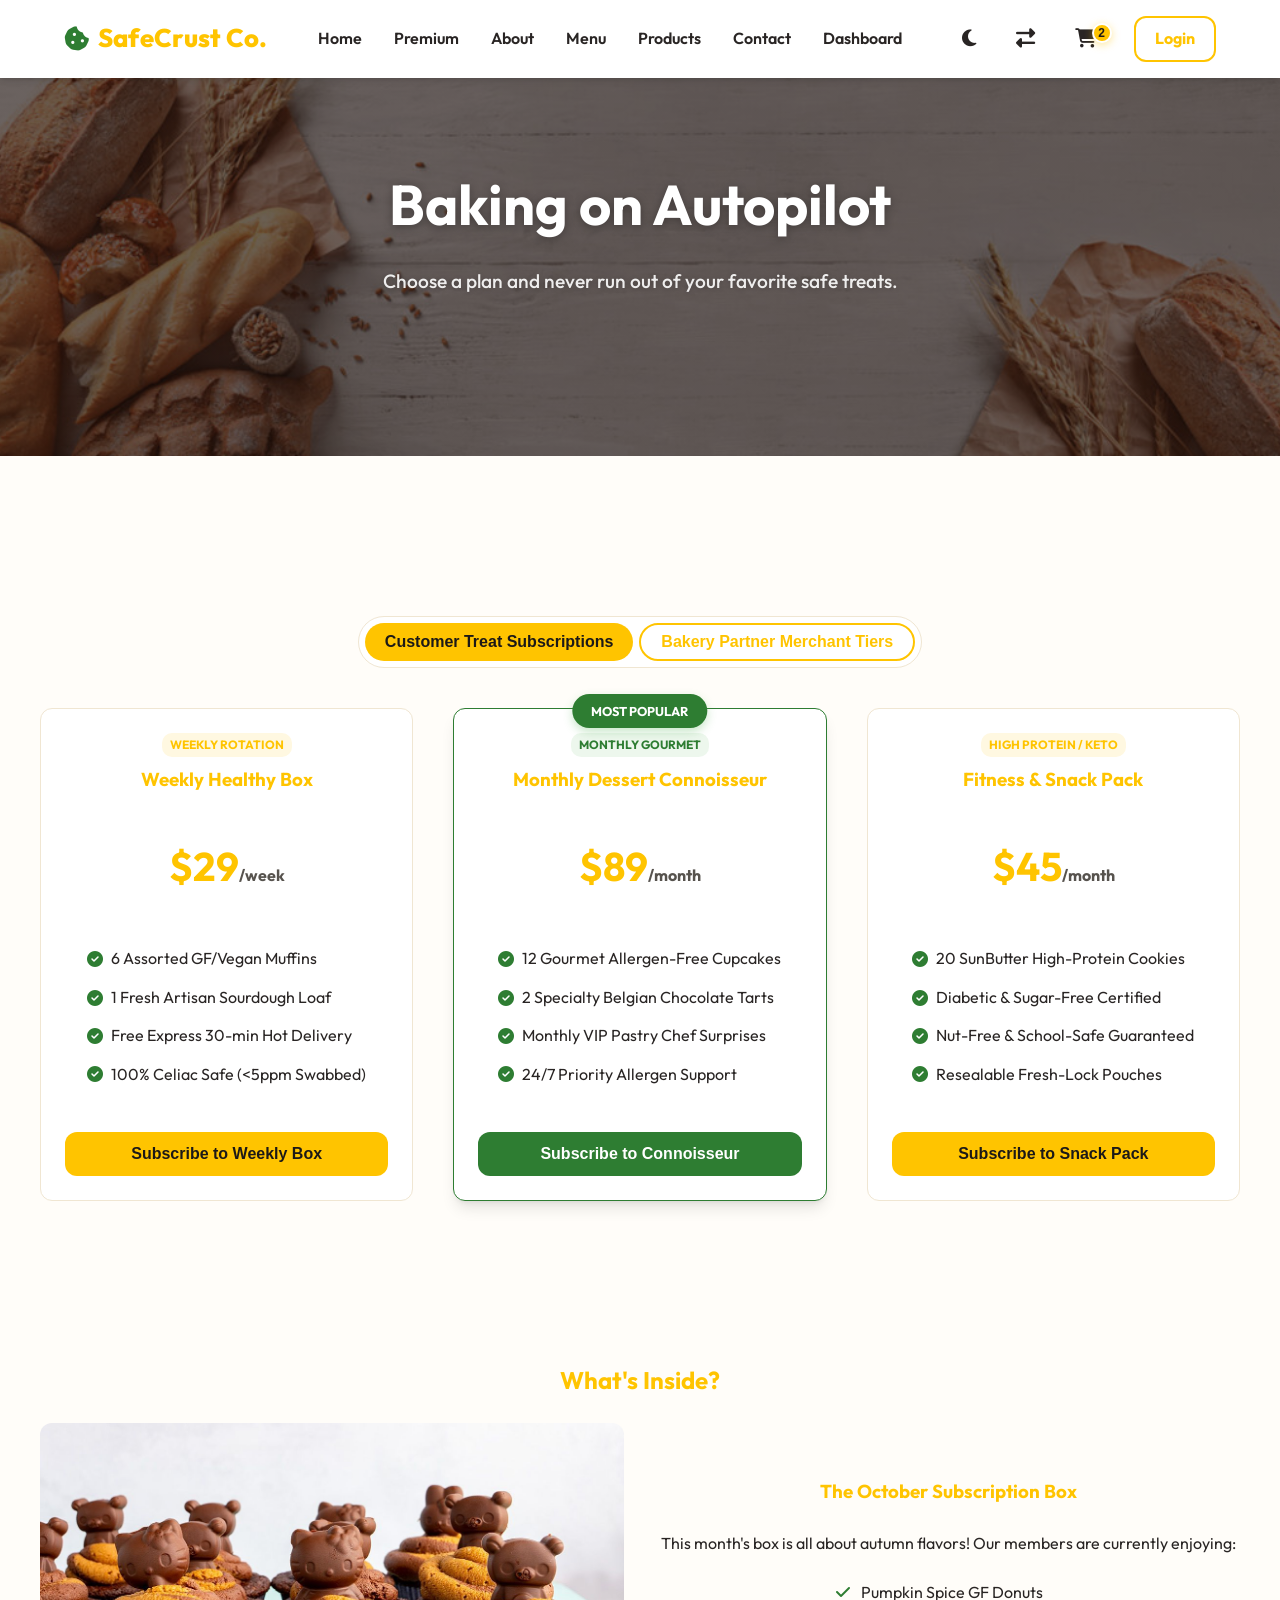
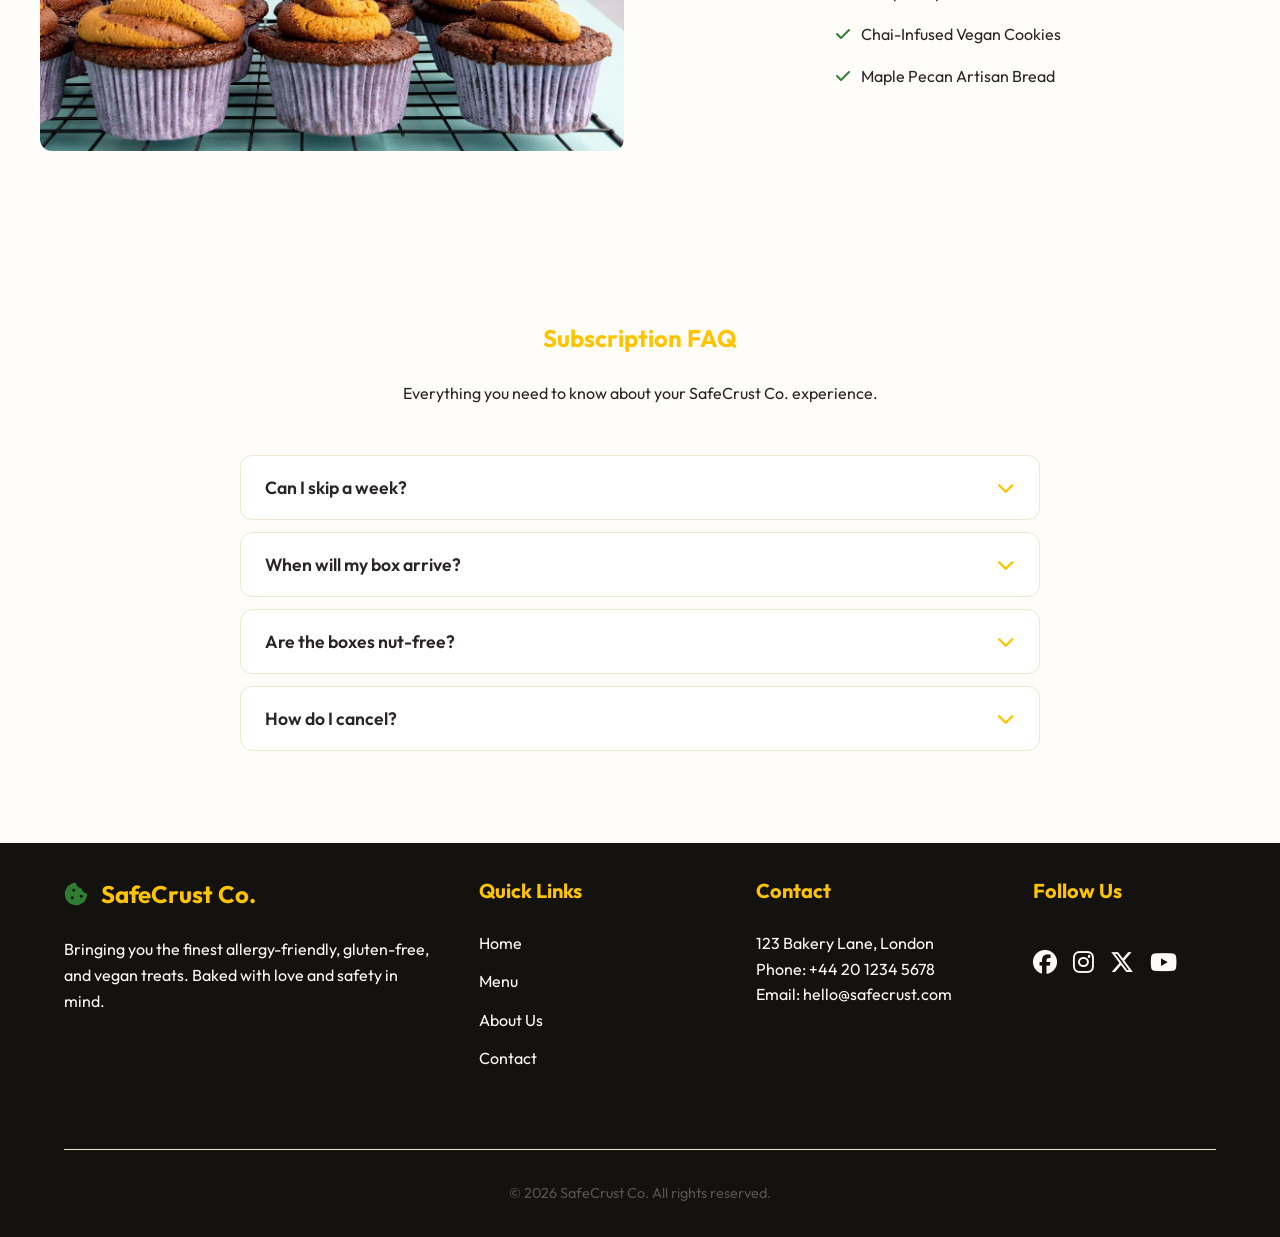
<file: plans.html>
<!DOCTYPE html>
<html lang="en" data-theme="light">

<head>
    <meta charset="UTF-8">
    <meta name="viewport" content="width=device-width, initial-scale=1.0">
    <title>Subscription Plans | SafeCrust Co.</title>
    <link rel="icon" type="image/png" href="img/favicon.png">
    <link rel="stylesheet" href="css/style.css">
    <link rel="stylesheet" href="https://cdnjs.cloudflare.com/ajax/libs/font-awesome/6.5.1/css/all.min.css">
    <link href="https://fonts.googleapis.com/css2?family=Outfit:wght@300;400;600;700&display=swap" rel="stylesheet">
    <style>
        .page-header {
            padding: 10rem 0;
            background: linear-gradient(rgba(27, 14, 10, 0.65), rgba(27, 14, 10, 0.65)), url('img/menu header.png');
            background-size: cover;
            background-position: center;
            text-align: center;
            position: relative;
            color: white;
            margin-bottom: 5rem;
        }

        .page-header h1 {
            color: #ffffff !important;
            font-size: 3.5rem;
            margin-bottom: 1rem;
            text-shadow: 0 2px 10px rgba(0, 0, 0, 0.3);
        }

        .page-header p {
            color: rgba(255, 255, 255, 0.9) !important;
            font-size: 1.2rem;
            font-weight: 500;
            text-shadow: 0 1px 5px rgba(0, 0, 0, 0.2);
        }

        @media (max-width: 768px) {
            .page-header {
                margin-bottom: 3.5rem;
            }
        }

        .plan-price {
            font-size: 2.5rem;
            font-weight: 700;
            color: var(--primary);
            margin: 1rem 0;
        }

        .plan-price span {
            font-size: 1rem;
            color: var(--text-muted);
        }

        .feature-list {
            list-style: none;
            margin: 2rem 0;
            text-align: left;
        }

        .feature-list li {
            margin-bottom: 0.8rem;
            display: flex;
            align-items: center;
            gap: 0.5rem;
        }

        .feature-list i {
            color: var(--secondary);
        }

        .plans-grid {
            display: grid;
            grid-template-columns: repeat(3, 1fr);
            gap: 2.5rem;
            align-items: stretch;
        }

        @media (max-width: 1100px) {
            .plans-grid {
                gap: 1.5rem;
            }
        }

        @media (max-width: 767px) {
            .plans-grid {
                grid-template-columns: 1fr !important;
            }
        }

        @media (max-width: 767px) {
            .plans-grid {
                grid-template-columns: 1fr !important;
            }
        }

        /* How It Works Modern Styles */
        .how-it-works-grid {
            display: grid;
            grid-template-columns: repeat(3, 1fr);
            gap: 2.5rem;
            margin-top: 4rem;
        }

        .step-card-modern {
            background: white;
            padding: 3rem 2rem;
            border-radius: 30px;
            text-align: center;
            border: 1px solid rgba(124, 102, 45, 0.08);
            box-shadow: 0 10px 40px rgba(0, 0, 0, 0.02);
            transition: all 0.4s cubic-bezier(0.175, 0.885, 0.32, 1.275);
            position: relative;
        }

        .step-card-modern:hover {
            transform: translateY(-12px);
            box-shadow: 0 25px 50px rgba(76, 175, 80, 0.12);
            border-color: var(--secondary);
        }

        .step-icon-circle {
            width: 90px;
            height: 90px;
            background: var(--accent);
            border-radius: 50%;
            display: flex;
            align-items: center;
            justify-content: center;
            margin: 0 auto 2rem;
            font-size: 2.25rem;
            color: var(--secondary);
            transition: all 0.3s ease;
        }

        .step-card-modern:hover .step-icon-circle {
            background: var(--secondary);
            color: white;
            transform: rotateY(180deg);
        }

        .step-badge {
            position: absolute;
            top: 25px;
            right: 25px;
            width: 32px;
            height: 32px;
            background: var(--primary);
            color: white;
            border-radius: 50%;
            display: flex;
            align-items: center;
            justify-content: center;
            font-weight: 700;
            font-size: 0.9rem;
            box-shadow: 0 4px 10px rgba(124, 62, 45, 0.3);
        }

        .step-card-modern h3 {
            font-size: 1.4rem;
            margin-bottom: 1rem;
            color: var(--primary);
        }

        .step-card-modern p {
            font-size: 1rem;
            line-height: 1.6;
            color: var(--text-muted);
        }

        @media (max-width: 767px) {
            .how-it-works-grid {
                grid-template-columns: 1fr;
                gap: 2rem;
                padding: 0 1rem;
            }
        }
    </style>
</head>

<body>

    <header class="header">
        <div class="container nav-container">
            <div class="mobile-nav-container">
                <a href="index.html" class="logo"><i class="fas fa-cookie-bite"></i> SafeCrust Co.</a>
                <button class="navbar-toggler" type="button" id="mobileMenuToggle" title="Open menu">
                    <i class="fas fa-bars"></i>
                </button>
            </div>
            <nav>
                <ul class="nav-links" id="nav-menu">
                    <li><a href="index.html">Home</a></li>
                    <li><a href="home-premium.html">Premium</a></li>
                    <li><a href="about.html">About</a></li>
                    <li><a href="menu.html">Menu</a></li>
                    <li><a href="products.html">Products</a></li>
                    <li><a href="contact.html">Contact</a></li>
                    <li><a href="dashboard.html">Dashboard</a></li>
                </ul>
            </nav>
            <div class="nav-actions">
                <button type="button" id="theme-toggle" class="toggle-btn" title="Toggle Theme"><i
                        class="fas fa-moon"></i></button>
                <button type="button" id="rtl-toggle" class="toggle-btn" title="Toggle RTL"><i
                        class="fas fa-right-left"></i></button>
                <button type="button" class="toggle-btn cart-btn" title="View Cart">
                    <i class="fas fa-shopping-cart"></i>
                    <span class="cart-badge" id="cart-count">0</span>
                </button>
                <a href="login.html" class="btn btn-outline">Login</a>
            </div>
        </div>

        <div class="mobile-menu-overlay" id="mobileMenuOverlay">
            <div class="mobile-menu-header">
                <h3>Menu</h3>
                <button type="button" class="mobile-menu-close" id="mobileMenuClose" title="Close menu">
                    <i class="fas fa-times"></i>
                </button>
            </div>

            <ul class="mobile-menu-nav">
                <li><a href="index.html">Home</a></li>
                <li><a href="home-premium.html">Premium</a></li>
                <li><a href="about.html">About</a></li>
                <li><a href="menu.html">Menu</a></li>
                <li><a href="products.html">Products</a></li>
                <li><a href="contact.html">Contact</a></li>
                <li><a href="dashboard.html">Dashboard</a></li>
            </ul>

            <div class="mobile-menu-actions">
                <button type="button" id="mobile-theme-toggle" class="btn btn-outline">
                    <i class="fas fa-moon"></i> Theme
                </button>
                <button type="button" id="mobile-rtl-toggle" class="btn btn-outline">
                    <i class="fas fa-right-left"></i> RTL
                </button>
                <a href="cart.html" class="btn btn-primary">Cart</a>
                <a href="login.html" class="btn btn-outline">Login</a>
            </div>
        </div>

        <div class="mobile-menu-backdrop" id="mobileMenuBackdrop"></div>
    </header>

    <div class="page-header">
        <div class="container">
            <h1>Baking on Autopilot</h1>
            <p>Choose a plan and never run out of your favorite safe treats.</p>
        </div>
    </div>

    <main class="container section">
        <div style="text-align:center; margin-bottom:2.5rem;">
            <div style="display:inline-flex; background:var(--bg-card); padding:6px; border-radius:30px; border:1px solid var(--border); gap:6px;">
                <button type="button" class="btn btn-primary" id="customer-plans-tab" style="border-radius:25px; padding:8px 20px;" onclick="showPlanGroup('customer')">Customer Treat Subscriptions</button>
                <button type="button" class="btn btn-outline" id="merchant-plans-tab" style="border-radius:25px; padding:8px 20px;" onclick="showPlanGroup('merchant')">Bakery Partner Merchant Tiers</button>
            </div>
        </div>

        <div id="customer-plans-grid" class="plans-grid">
            <div class="card reveal" style="height: 100%;">
                <div class="card-body">
                    <span style="background:var(--accent); color:var(--primary); font-size:0.75rem; font-weight:700; padding:2px 8px; border-radius:10px; display:inline-block; margin-bottom:8px;">WEEKLY ROTATION</span>
                    <h3>Weekly Healthy Box</h3>
                    <div class="plan-price">$29<span>/week</span></div>
                    <ul class="feature-list">
                        <li><i class="fas fa-check-circle"></i> 6 Assorted GF/Vegan Muffins</li>
                        <li><i class="fas fa-check-circle"></i> 1 Fresh Artisan Sourdough Loaf</li>
                        <li><i class="fas fa-check-circle"></i> Free Express 30-min Hot Delivery</li>
                        <li><i class="fas fa-check-circle"></i> 100% Celiac Safe (<5ppm Swabbed)</li>
                    </ul>
                    <button type="button" onclick="showToast('Subscribed to Weekly Healthy Box! Check Dashboard.', 'success')" class="btn btn-primary" style="width: 100%;">Subscribe to Weekly Box</button>
                </div>
            </div>

            <div class="card reveal"
                style="border-color: var(--secondary); box-shadow: var(--shadow-lg); height: 100%; position: relative; overflow: visible;">
                <div
                    style="position: absolute; top: -15px; left: 50%; transform: translateX(-50%); background: var(--secondary); color: white; padding: 0.4rem 1.2rem; border-radius: 20px; font-size: 0.8rem; font-weight: 700; z-index: 20; white-space: nowrap; box-shadow: 0 4px 10px rgba(76, 175, 80, 0.3);">
                    MOST POPULAR</div>
                <div class="card-body">
                    <span style="background:rgba(76,175,80,0.1); color:var(--secondary); font-size:0.75rem; font-weight:700; padding:2px 8px; border-radius:10px; display:inline-block; margin-bottom:8px;">MONTHLY GOURMET</span>
                    <h3>Monthly Dessert Connoisseur</h3>
                    <div class="plan-price">$89<span>/month</span></div>
                    <ul class="feature-list">
                        <li><i class="fas fa-check-circle"></i> 12 Gourmet Allergen-Free Cupcakes</li>
                        <li><i class="fas fa-check-circle"></i> 2 Specialty Belgian Chocolate Tarts</li>
                        <li><i class="fas fa-check-circle"></i> Monthly VIP Pastry Chef Surprises</li>
                        <li><i class="fas fa-check-circle"></i> 24/7 Priority Allergen Support</li>
                    </ul>
                    <button type="button" onclick="showToast('Subscribed to Monthly Dessert Plan! Check Dashboard.', 'success')" class="btn btn-secondary" style="width: 100%;">Subscribe to Connoisseur</button>
                </div>
            </div>

            <div class="card reveal" style="height: 100%;">
                <div class="card-body">
                    <span style="background:var(--accent); color:var(--primary); font-size:0.75rem; font-weight:700; padding:2px 8px; border-radius:10px; display:inline-block; margin-bottom:8px;">HIGH PROTEIN / KETO</span>
                    <h3>Fitness &amp; Snack Pack</h3>
                    <div class="plan-price">$45<span>/month</span></div>
                    <ul class="feature-list">
                        <li><i class="fas fa-check-circle"></i> 20 SunButter High-Protein Cookies</li>
                        <li><i class="fas fa-check-circle"></i> Diabetic &amp; Sugar-Free Certified</li>
                        <li><i class="fas fa-check-circle"></i> Nut-Free &amp; School-Safe Guaranteed</li>
                        <li><i class="fas fa-check-circle"></i> Resealable Fresh-Lock Pouches</li>
                    </ul>
                    <button type="button" onclick="showToast('Subscribed to Fitness Snack Pack! Check Dashboard.', 'success')" class="btn btn-primary" style="width: 100%;">Subscribe to Snack Pack</button>
                </div>
            </div>
        </div>

        <div id="merchant-plans-grid" class="plans-grid" style="display:none;">
            <div class="card reveal" style="height: 100%;">
                <div class="card-body">
                    <h3>Artisan Kitchen Starter</h3>
                    <div class="plan-price">$49<span>/month</span></div>
                    <ul class="feature-list">
                        <li><i class="fas fa-check-circle"></i> Up to 25 Menu Listings</li>
                        <li><i class="fas fa-check-circle"></i> 12% Platform Aggregator Commission</li>
                        <li><i class="fas fa-check-circle"></i> Real-time Kitchen Order Dispatch Board</li>
                        <li><i class="fas fa-check-circle"></i> Monthly Lab Swab Safety Verification</li>
                    </ul>
                    <button type="button" onclick="showToast('Bakery Partner Application started!', 'success')" class="btn btn-primary" style="width: 100%;">Join as Artisan Partner</button>
                </div>
            </div>

            <div class="card reveal" style="border-color: var(--primary); box-shadow: var(--shadow-lg); height: 100%;">
                <div class="card-body">
                    <h3>Pro Aggregator Partner</h3>
                    <div class="plan-price">$129<span>/month</span></div>
                    <ul class="feature-list">
                        <li><i class="fas fa-check-circle"></i> Unlimited Menu Listings &amp; Custom Bakes</li>
                        <li><i class="fas fa-check-circle"></i> Reduced 8% Platform Commission</li>
                        <li><i class="fas fa-check-circle"></i> Dedicated Safe Express Courier Fleet Priority</li>
                        <li><i class="fas fa-check-circle"></i> Weekly ELISA Allergen Swab Certification</li>
                    </ul>
                    <button type="button" onclick="showToast('Pro Bakery Partner Application started!', 'success')" class="btn btn-primary" style="width: 100%;">Join as Pro Partner</button>
                </div>
            </div>

            <div class="card reveal" style="height: 100%;">
                <div class="card-body">
                    <h3>Enterprise Cloud Franchise</h3>
                    <div class="plan-price">$299<span>/month</span></div>
                    <ul class="feature-list">
                        <li><i class="fas fa-check-circle"></i> Multi-Kitchen Cloud Network Dispatch</li>
                        <li><i class="fas fa-check-circle"></i> Ultra-Low 5% Platform Commission</li>
                        <li><i class="fas fa-check-circle"></i> Custom POS &amp; Inventory ERP Integration</li>
                        <li><i class="fas fa-check-circle"></i> Dedicated Food Safety Scientist &amp; Lab SLA</li>
                    </ul>
                    <button type="button" onclick="showToast('Enterprise Consultation Requested!', 'success')" class="btn btn-primary" style="width: 100%;">Contact Enterprise Team</button>
                </div>
            </div>
        </div>
    </main>

    <script>
        function showPlanGroup(type) {
            const customerTab = document.getElementById('customer-plans-tab');
            const merchantTab = document.getElementById('merchant-plans-tab');
            const customerGrid = document.getElementById('customer-plans-grid');
            const merchantGrid = document.getElementById('merchant-plans-grid');

            if (type === 'customer') {
                customerTab.className = 'btn btn-primary';
                merchantTab.className = 'btn btn-outline';
                customerGrid.style.display = 'grid';
                merchantGrid.style.display = 'none';
            } else {
                customerTab.className = 'btn btn-outline';
                merchantTab.className = 'btn btn-primary';
                customerGrid.style.display = 'none';
                merchantGrid.style.display = 'grid';
            }
        }
    </script>



    <section class="container section">
        <h2> What's Inside?</h2>
        <div class="grid grid-2 img-text-row" style="align-items: center;">
            <div class="reveal img-col">
                <img src="img/WhatsApp Image 2026-04-10 at 3.21.32 PM.jpeg"
                    style="width: 100%; border-radius: var(--radius);">
            </div>
            <div class="reveal text-col" style="text-align: center;">
                <h3 style="text-align: center;">The October Subscription Box</h3>
                <p style="margin: 1.5rem 0; text-align: center;">This month's box is all about autumn flavors! Our
                    members are currently
                    enjoying:</p>
                <ul style="list-style: none; padding: 0; display: inline-block; text-align: left;">
                    <li style="margin-bottom: 1rem;"><i class="fas fa-check"
                            style="color: var(--secondary); margin-right: 0.5rem;"></i> Pumpkin Spice GF Donuts</li>
                    <li style="margin-bottom: 1rem;"><i class="fas fa-check"
                            style="color: var(--secondary); margin-right: 0.5rem;"></i> Chai-Infused Vegan Cookies</li>
                    <li style="margin-bottom: 1rem;"><i class="fas fa-check"
                            style="color: var(--secondary); margin-right: 0.5rem;"></i> Maple Pecan Artisan Bread</li>
                </ul>
            </div>
        </div>
    </section>



    <section class="container section">
        <div class="text-center reveal" style="margin-bottom: 3rem; text-align: center;">
            <h2 style="text-align: center;"> Subscription FAQ</h2>
            <p style="text-align: center; margin-top: 1rem;">Everything you need to know about your SafeCrust Co.
                experience.</p>
        </div>

        <div class="faq-accordion reveal" style="max-width: 800px; margin: 0 auto;">
            <!-- FAQ Item 1 -->
            <div class="faq-accordion-item">
                <button type="button" class="faq-accordion-trigger" aria-expanded="false">
                    <span>Can I skip a week?</span>
                    <i class="fas fa-chevron-down faq-chevron"></i>
                </button>
                <div class="faq-accordion-panel">
                    <div class="faq-accordion-panel-inner">
                        Absolutely! You can pause or skip a delivery anytime through your dashboard before your weekly
                        cutoff time. Change your mind? No problem, you're always in control.
                    </div>
                </div>
            </div>

            <!-- FAQ Item 2 -->
            <div class="faq-accordion-item">
                <button type="button" class="faq-accordion-trigger" aria-expanded="false">
                    <span>When will my box arrive?</span>
                    <i class="fas fa-chevron-down faq-chevron"></i>
                </button>
                <div class="faq-accordion-panel">
                    <div class="faq-accordion-panel-inner">
                        Subscription boxes are shipped every Tuesday for Wednesday delivery. You'll receive a tracking
                        number as soon as your treats leave our bakery.
                    </div>
                </div>
            </div>

            <!-- FAQ Item 3 -->
            <div class="faq-accordion-item">
                <button type="button" class="faq-accordion-trigger" aria-expanded="false">
                    <span>Are the boxes nut-free?</span>
                    <i class="fas fa-chevron-down faq-chevron"></i>
                </button>
                <div class="faq-accordion-panel">
                    <div class="faq-accordion-panel-inner">
                        You can specify "Nut-Free" in your profile and we will customize your box accordingly. We
                        maintain strict separation protocols to ensure complete safety for our community.
                    </div>
                </div>
            </div>

            <!-- FAQ Item 4 -->
            <div class="faq-accordion-item">
                <button type="button" class="faq-accordion-trigger" aria-expanded="false">
                    <span>How do I cancel?</span>
                    <i class="fas fa-chevron-down faq-chevron"></i>
                </button>
                <div class="faq-accordion-panel">
                    <div class="faq-accordion-panel-inner">
                        No long-term contracts here. Cancel anytime with just 48 hours notice before your next box. We
                        make it simple because we believe our treats will speak for themselves.
                    </div>
                </div>
            </div>
        </div>
    </section>

    <footer class="footer">
        <div class="container">
            <div class="footer-grid">
                <div class="footer-col footer-col-brand" style="flex: 1.5;">
                    <a href="index.html" class="footer-logo">
                        <i class="fas fa-cookie-bite"></i> SafeCrust Co.
                    </a>
                    <p>Bringing you the finest allergy-friendly, gluten-free, and vegan treats. Baked with love and
                        safety in mind.</p>
                </div>
                <div class="footer-col">
                    <h4>Quick Links</h4>
                    <ul class="footer-links">
                        <li><a href="index.html">Home</a></li>
                        <li><a href="menu.html">Menu</a></li>
                        <li><a href="about.html">About Us</a></li>
                        <li><a href="contact.html">Contact</a></li>
                    </ul>
                </div>

                <div class="footer-col">
                    <h4>Contact</h4>
                    <p>123 Bakery Lane, London<br>Phone: +44 20 1234 5678<br>Email: hello@safecrust.com</p>
                </div>
                <div class="footer-col footer-follow-block">
                    <h4>Follow Us</h4>
                    <div class="footer-social">
                        <a href="#" title="Facebook"><i class="fab fa-facebook"></i></a>
                        <a href="#" title="Instagram"><i class="fab fa-instagram"></i></a>
                        <a href="#" title="X (Twitter)"><i class="fa-brands fa-x-twitter"></i></a>
                        <a href="#" title="YouTube"><i class="fab fa-youtube"></i></a>
                    </div>
                </div>
            </div>
            <div class="footer-bottom">
                &copy; 2026 SafeCrust Co. All rights reserved.
            </div>
        </div>
    </footer>

    <script src="js/main.js"></script>
</body>

</html>
</file>
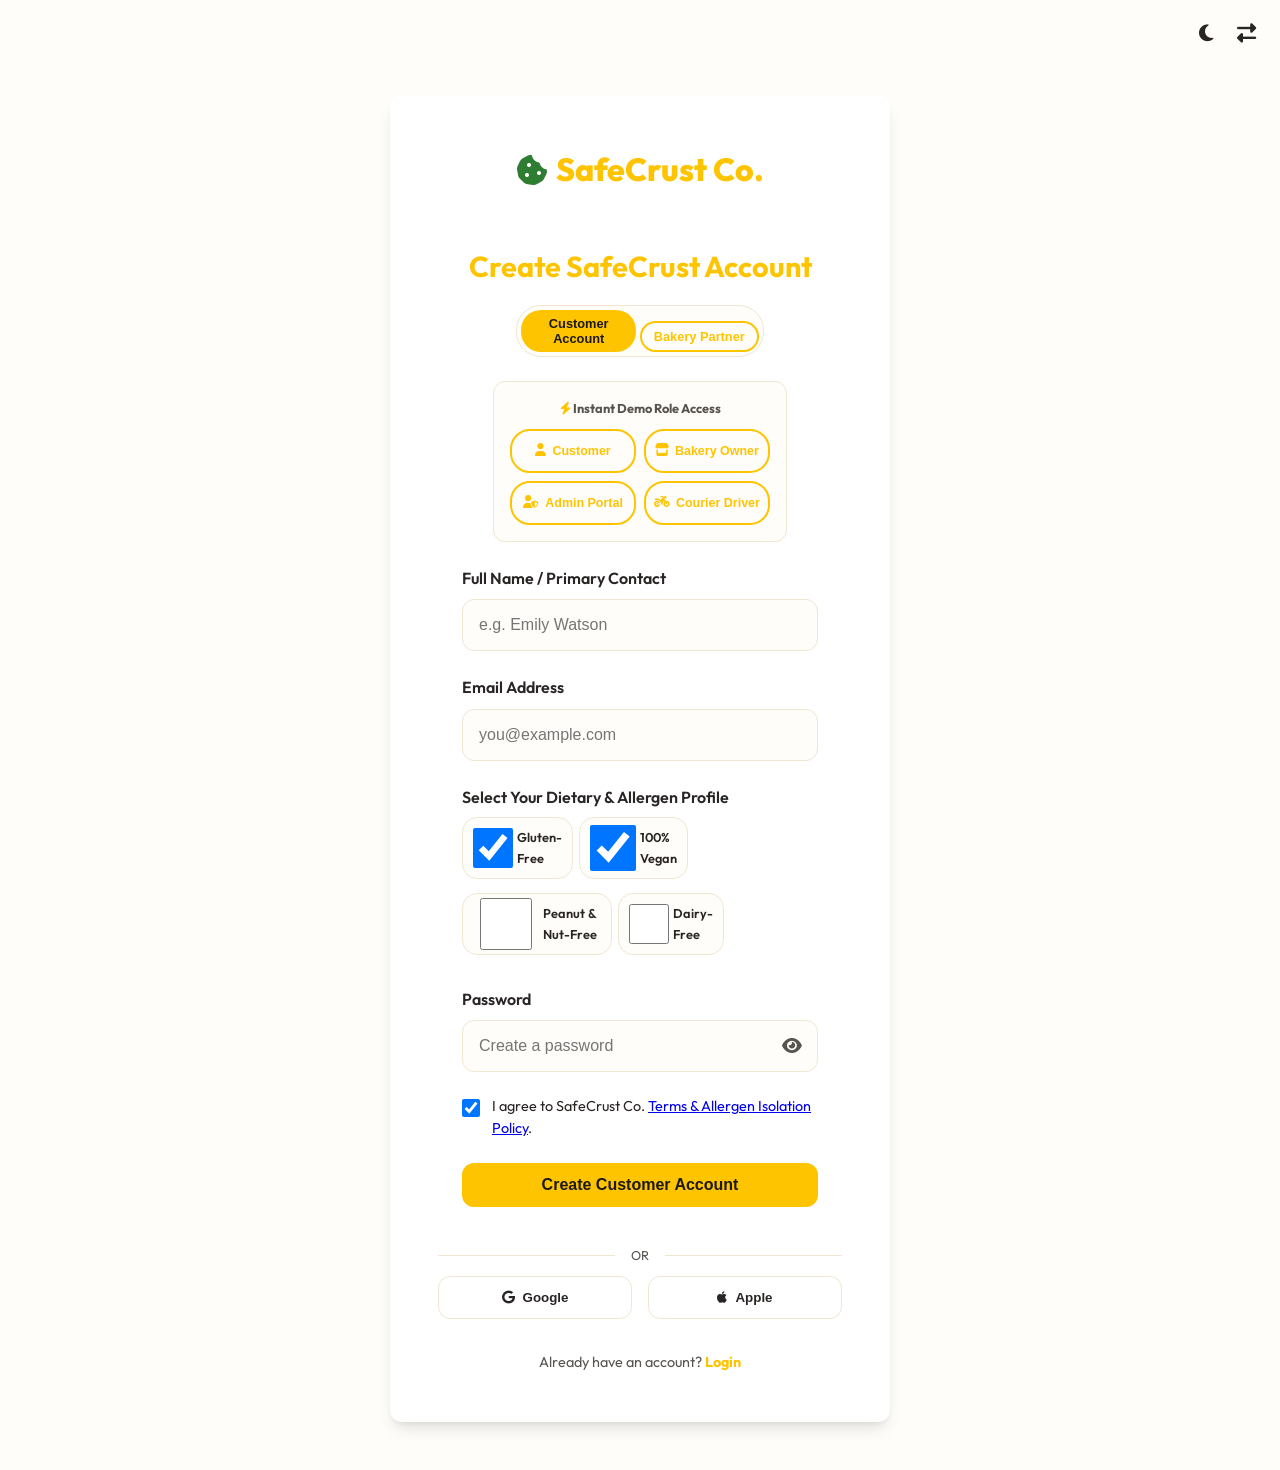
<file: register.html>
<!DOCTYPE html>
<html lang="en" data-theme="light">

<head>
    <meta charset="UTF-8">
    <meta name="viewport" content="width=device-width, initial-scale=1.0">
    <title>Register | SafeCrust Co.</title>
    <link rel="icon" type="image/png" href="img/favicon.png">
    <link rel="stylesheet" href="css/style.css">
    <link rel="stylesheet" href="https://cdnjs.cloudflare.com/ajax/libs/font-awesome/6.4.0/css/all.min.css">
    <link href="https://fonts.googleapis.com/css2?family=Outfit:wght@300;400;600;700&display=swap" rel="stylesheet">
    <style>
        .auth-main {
            flex: 1;
            display: flex;
            align-items: center;
            justify-content: center;
            padding: 6rem 1rem 3rem;
        }

        .auth-card {
            width: 100%;
            max-width: 450px;
            background: var(--bg-card);
            padding: 3rem;
            border-radius: var(--radius);
            box-shadow: var(--shadow-lg);
            text-align: center;
        }

        .form-group {
            text-align: left;
            margin-bottom: 1.5rem;
            position: relative;
        }

        .form-group label {
            display: block;
            margin-bottom: 0.5rem;
            font-weight: 600;
        }

        .form-group input {
            width: 100%;
            padding: 0.8rem 1rem;
            border-radius: var(--radius);
            border: 1px solid var(--border);
            background: var(--bg-main);
            color: var(--text-main);
            font-size: 1rem;
            height: 52px;
            /* Set fixed height for consistency */
        }

        .form-group-input {
            position: relative;
            display: flex;
            align-items: center;
            width: 100%;
        }

        .password-toggle {
            position: absolute;
            right: 1rem;
            cursor: pointer;
            color: var(--text-muted);
            font-size: 1.1rem;
            transition: color 0.3s ease;
            display: flex;
            align-items: center;
            justify-content: center;
            height: 100%;
            z-index: 2;
        }

        .password-toggle:hover {
            color: var(--primary);
        }

        .social-login {
            display: flex;
            gap: 1rem;
            margin-top: 1.25rem;
            justify-content: center;
            flex-wrap: wrap;
        }

        .btn-wrapper {
            margin-bottom: 0.5rem !important;
        }

        .social-btn {
            flex: 1;
            min-width: 120px;
            padding: 0.8rem;
            border: 1px solid var(--border);
            border-radius: var(--radius);
            background: var(--bg-card);
            cursor: pointer;
            display: flex;
            align-items: center;
            justify-content: center;
            gap: 0.5rem;
            font-weight: 600;
            color: var(--text-main);
        }

        .auth-footer {
            margin-top: 2rem;
            font-size: 0.9rem;
            color: var(--text-muted);
        }

        .auth-footer a {
            color: var(--primary);
            text-decoration: none;
            font-weight: 700;
        }

        .terms-row {
            text-align: left;
            font-size: 0.9rem;
            margin: 1rem 0 1.5rem;
            line-height: 1.5;
        }

        .terms-row label {
            display: flex;
            gap: 0.75rem;
            align-items: flex-start;
            /* Better for multi-line text */
            cursor: pointer;
            text-align: left;
        }

        .terms-row input[type="checkbox"] {
            width: 18px;
            height: 18px;
            margin-top: 0.2rem;
            flex-shrink: 0;
            cursor: pointer;
        }

        .form-group-input input {
            padding-right: 3rem !important;
            /* Space for eye icon */
        }

        body.auth-page-standalone {
            margin: 0;
            min-height: 100vh;
            background: var(--bg-main);
            padding-top: 0 !important;
        }

        .auth-floating-controls {
            position: fixed;
            top: 1rem;
            right: 1rem;
            z-index: 1000;
            display: flex;
            gap: 0.5rem;
            align-items: center;
        }

        [dir="rtl"] .auth-floating-controls {
            right: auto;
            left: 1rem;
        }

        /* Mobile & Tablet Specific Optimization (Up to 1024px) */
        @media (max-width: 1024px) {
            .auth-card, 
            .auth-card * {
                text-align: left !important;
            }

            .auth-card .card-body h1 {
                text-align: center !important;
                font-size: 1.75rem !important;
                margin-bottom: 1.5rem !important;
                margin-left: 0;
            }

            .auth-card .logo {
                justify-content: center !important;
                font-size: 1.75rem !important;
                margin-bottom: 1.5rem !important;
            }

            .auth-footer {
                text-align: center !important;
            }

            .social-login {
                justify-content: center !important;
            }
        }

        @media (max-width: 480px) {
            .auth-main {
                padding: 4rem 0.75rem 2rem;
            }

            .auth-card {
                padding: 2rem 1.25rem;
                box-shadow: none;
                /* Cleaner on small screens */
                border: none;
            }

            .form-group label {
                font-size: 0.9rem;
            }

            .social-login {
                flex-direction: column;
                gap: 0.75rem;
            }

            .social-btn {
                width: 100%;
            }

            .password-toggle {
                right: 0.75rem;
            }
        }
    </style>
</head>

<body class="auth-page-standalone">

    <div class="auth-floating-controls">
        <button type="button" id="theme-toggle" class="toggle-btn" title="Toggle Theme"><i
                class="fas fa-moon"></i></button>
        <button type="button" id="rtl-toggle" class="toggle-btn" title="Toggle RTL"><i
                class="fas fa-right-left"></i></button>
    </div>

    <main class="auth-main">
        <div class="auth-card" style="max-width:500px;">
            <a href="index.html" class="logo"
                style="justify-content: center; margin-bottom: 1.5rem; font-size: 2rem; display: inline-flex; width: 100%;">
                <i class="fas fa-cookie-bite"></i> SafeCrust Co.
            </a>
            <div class="card-body">
                <h1 style="margin-bottom: 1rem; font-size: 1.8rem;">Create SafeCrust Account</h1>

                <div style="display:flex; background:var(--bg-main); padding:4px; border-radius:25px; border:1px solid var(--border); margin-bottom:1.5rem; gap:4px;">
                    <button type="button" class="btn btn-primary" id="reg-type-customer" style="flex:1; padding:6px; font-size:0.8rem; border-radius:20px;" onclick="switchRegType('customer')">Customer Account</button>
                    <button type="button" class="btn btn-outline" id="reg-type-partner" style="flex:1; padding:6px; font-size:0.8rem; border-radius:20px;" onclick="switchRegType('partner')">Bakery Partner</button>
                </div>

                <form onsubmit="handleRegistration(event)">
                    <div class="form-group">
                        <label for="reg_name">Full Name / Primary Contact</label>
                        <input type="text" id="reg_name" name="name" placeholder="e.g. Emily Watson" required autocomplete="name">
                    </div>
                    <div class="form-group">
                        <label for="reg_email">Email Address</label>
                        <input type="email" id="reg_email" name="email" placeholder="you@example.com" required autocomplete="email">
                    </div>

                    <!-- Bakery Specific Fields -->
                    <div id="partner-extra-fields" style="display:none;">
                        <div class="form-group">
                            <label for="reg_bakery_name">Bakery Kitchen Brand Name</label>
                            <input type="text" id="reg_bakery_name" placeholder="e.g. Pure Bliss Patisserie">
                        </div>
                        <div class="form-group">
                            <label for="reg_cert_num">Allergen Safety / ISO Certification #</label>
                            <input type="text" id="reg_cert_num" placeholder="e.g. GFCO-90214-CERT">
                        </div>
                    </div>

                    <!-- Customer Specific Allergen Selection -->
                    <div id="customer-extra-fields">
                        <div class="form-group" style="text-align:left;">
                            <label style="display:block; margin-bottom:6px;">Select Your Dietary &amp; Allergen Profile</label>
                            <div style="display:flex; gap:6px; flex-wrap:wrap;">
                                <label style="background:var(--bg-main); border:1px solid var(--border); padding:4px 10px; border-radius:15px; font-size:0.8rem; font-weight:600; cursor:pointer; display:flex; align-items:center; gap:4px;">
                                    <input type="checkbox" checked id="allergy-gf"> Gluten-Free
                                </label>
                                <label style="background:var(--bg-main); border:1px solid var(--border); padding:4px 10px; border-radius:15px; font-size:0.8rem; font-weight:600; cursor:pointer; display:flex; align-items:center; gap:4px;">
                                    <input type="checkbox" checked id="allergy-v"> 100% Vegan
                                </label>
                                <label style="background:var(--bg-main); border:1px solid var(--border); padding:4px 10px; border-radius:15px; font-size:0.8rem; font-weight:600; cursor:pointer; display:flex; align-items:center; gap:4px;">
                                    <input type="checkbox" id="allergy-nf"> Peanut &amp; Nut-Free
                                </label>
                                <label style="background:var(--bg-main); border:1px solid var(--border); padding:4px 10px; border-radius:15px; font-size:0.8rem; font-weight:600; cursor:pointer; display:flex; align-items:center; gap:4px;">
                                    <input type="checkbox" id="allergy-df"> Dairy-Free
                                </label>
                            </div>
                        </div>
                    </div>

                    <div class="form-group">
                        <label for="reg_password">Password</label>
                        <div class="form-group-input">
                            <input type="password" id="reg_password" name="password" placeholder="Create a password" required autocomplete="new-password">
                            <i class="fas fa-eye password-toggle" title="Show password"></i>
                        </div>
                    </div>

                    <div class="terms-row">
                        <label>
                            <input type="checkbox" name="terms" required checked>
                            <span>I agree to SafeCrust Co. <a href="#">Terms &amp; Allergen Isolation Policy</a>.</span>
                        </label>
                    </div>

                    <div class="btn-wrapper">
                        <button type="submit" class="btn btn-primary" style="width: 100%;" id="reg-submit-btn">
                            Create Customer Account
                        </button>
                    </div>
                </form>
            </div>

            <div style="margin-top: 1rem; position: relative;">
                <hr style="border: 0; border-top: 1px solid var(--border);">
                <span
                    style="position: absolute; top: -10px; left: 50%; transform: translateX(-50%); background: var(--bg-card); padding: 0 1rem; color: var(--text-muted); font-size: 0.8rem;">OR</span>
            </div>

            <div class="social-login">
                <button type="button" class="social-btn" onclick="switchDemoRole('customer')" title="Sign up with Google"><i class="fab fa-google"></i>
                    Google</button>
                <button type="button" class="social-btn" onclick="switchDemoRole('customer')" title="Sign up with Apple"><i class="fab fa-apple"></i>
                    Apple</button>
            </div>

            <div class="auth-footer">
                Already have an account? <a href="login.html">Login</a>
            </div>
        </div>
    </main>

    <script>
        let currentRegType = 'customer';
        function switchRegType(type) {
            currentRegType = type;
            const custBtn = document.getElementById('reg-type-customer');
            const partBtn = document.getElementById('reg-type-partner');
            const custFields = document.getElementById('customer-extra-fields');
            const partFields = document.getElementById('partner-extra-fields');
            const submitBtn = document.getElementById('reg-submit-btn');

            if (type === 'customer') {
                custBtn.className = 'btn btn-primary';
                partBtn.className = 'btn btn-outline';
                custFields.style.display = 'block';
                partFields.style.display = 'none';
                submitBtn.textContent = 'Create Customer Account';
            } else {
                custBtn.className = 'btn btn-outline';
                partBtn.className = 'btn btn-primary';
                custFields.style.display = 'none';
                partFields.style.display = 'block';
                submitBtn.textContent = 'Register Bakery Kitchen Partner';
            }
        }

        function handleRegistration(e) {
            e.preventDefault();
            const name = document.getElementById('reg_name').value;
            const email = document.getElementById('reg_email').value;

            if (currentRegType === 'customer') {
                switchDemoRole('customer');
            } else {
                switchDemoRole('partner');
            }
            showToast('Account registered successfully! Welcome to SafeCrust Co.', 'success');
            setTimeout(() => {
                window.location.href = 'dashboard.html';
            }, 800);
        }
    </script>

    <script src="js/main.js"></script>
</body>

</html>
</file>
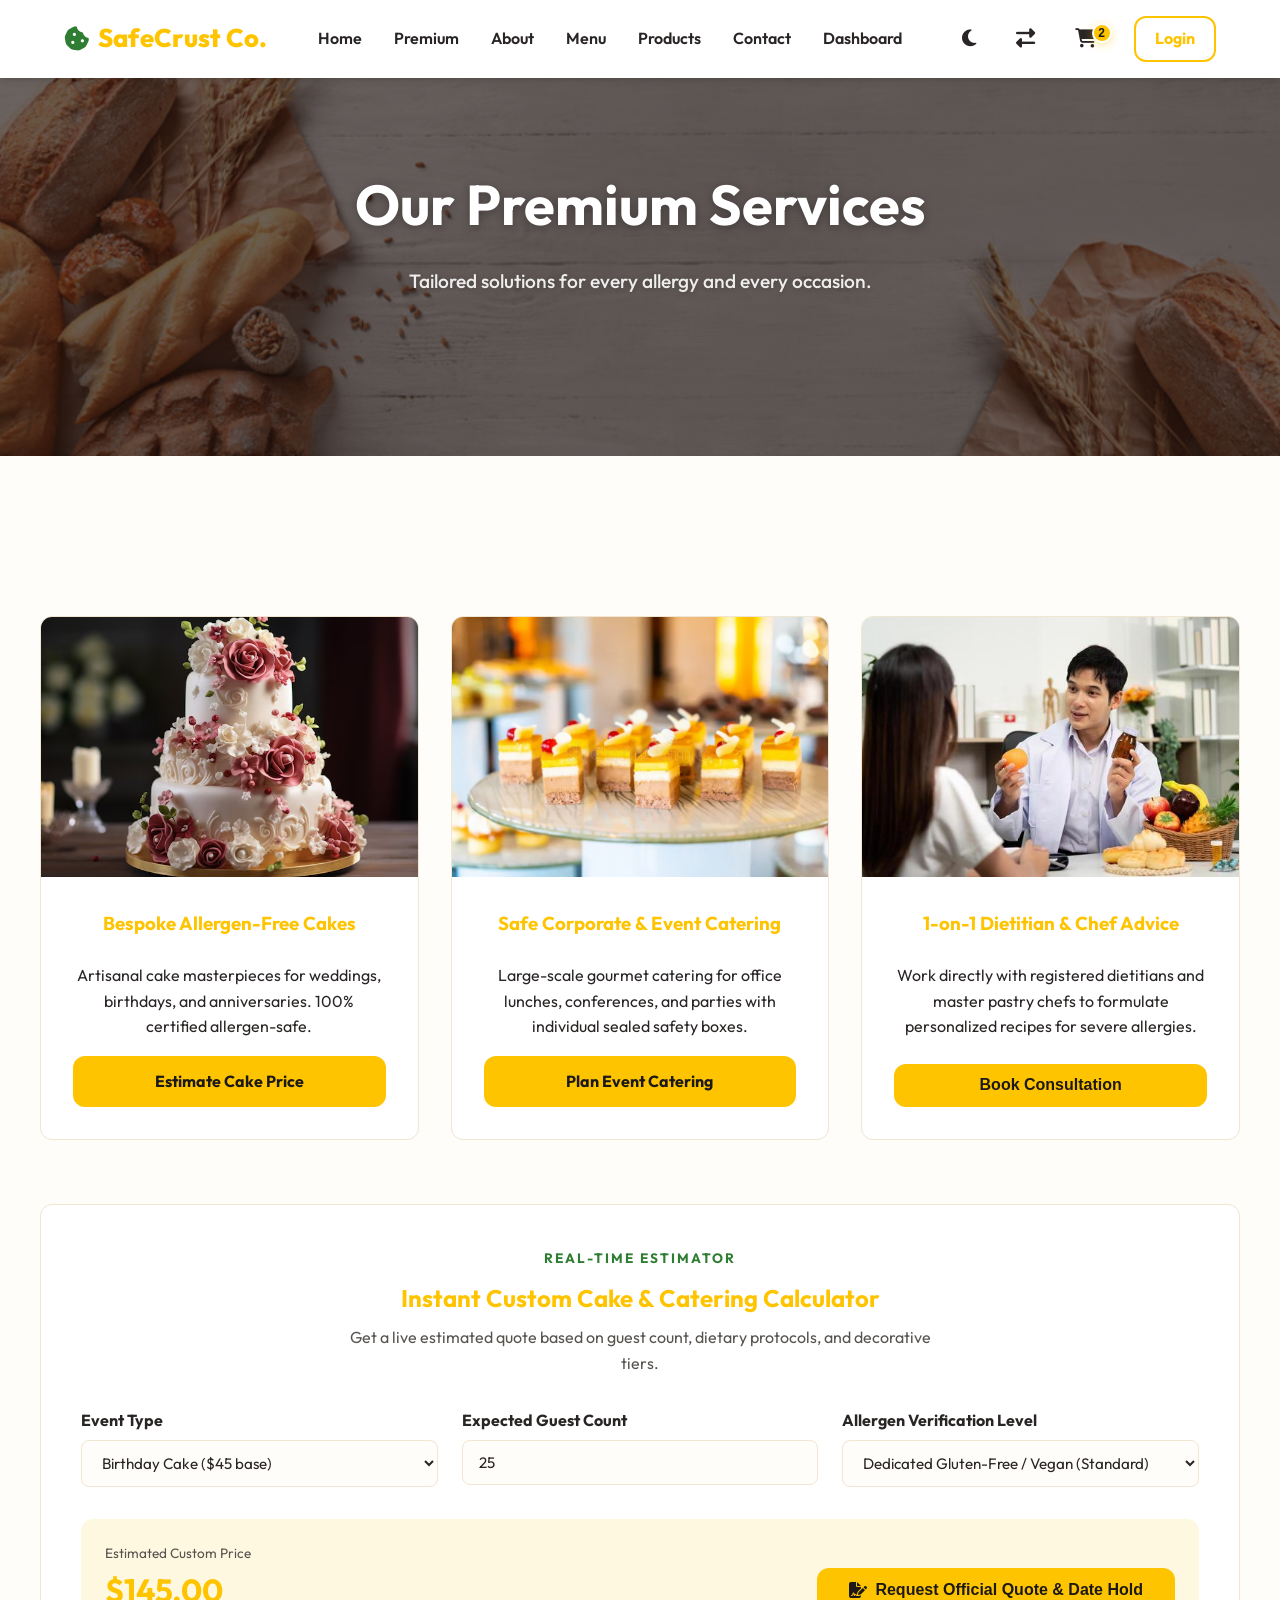
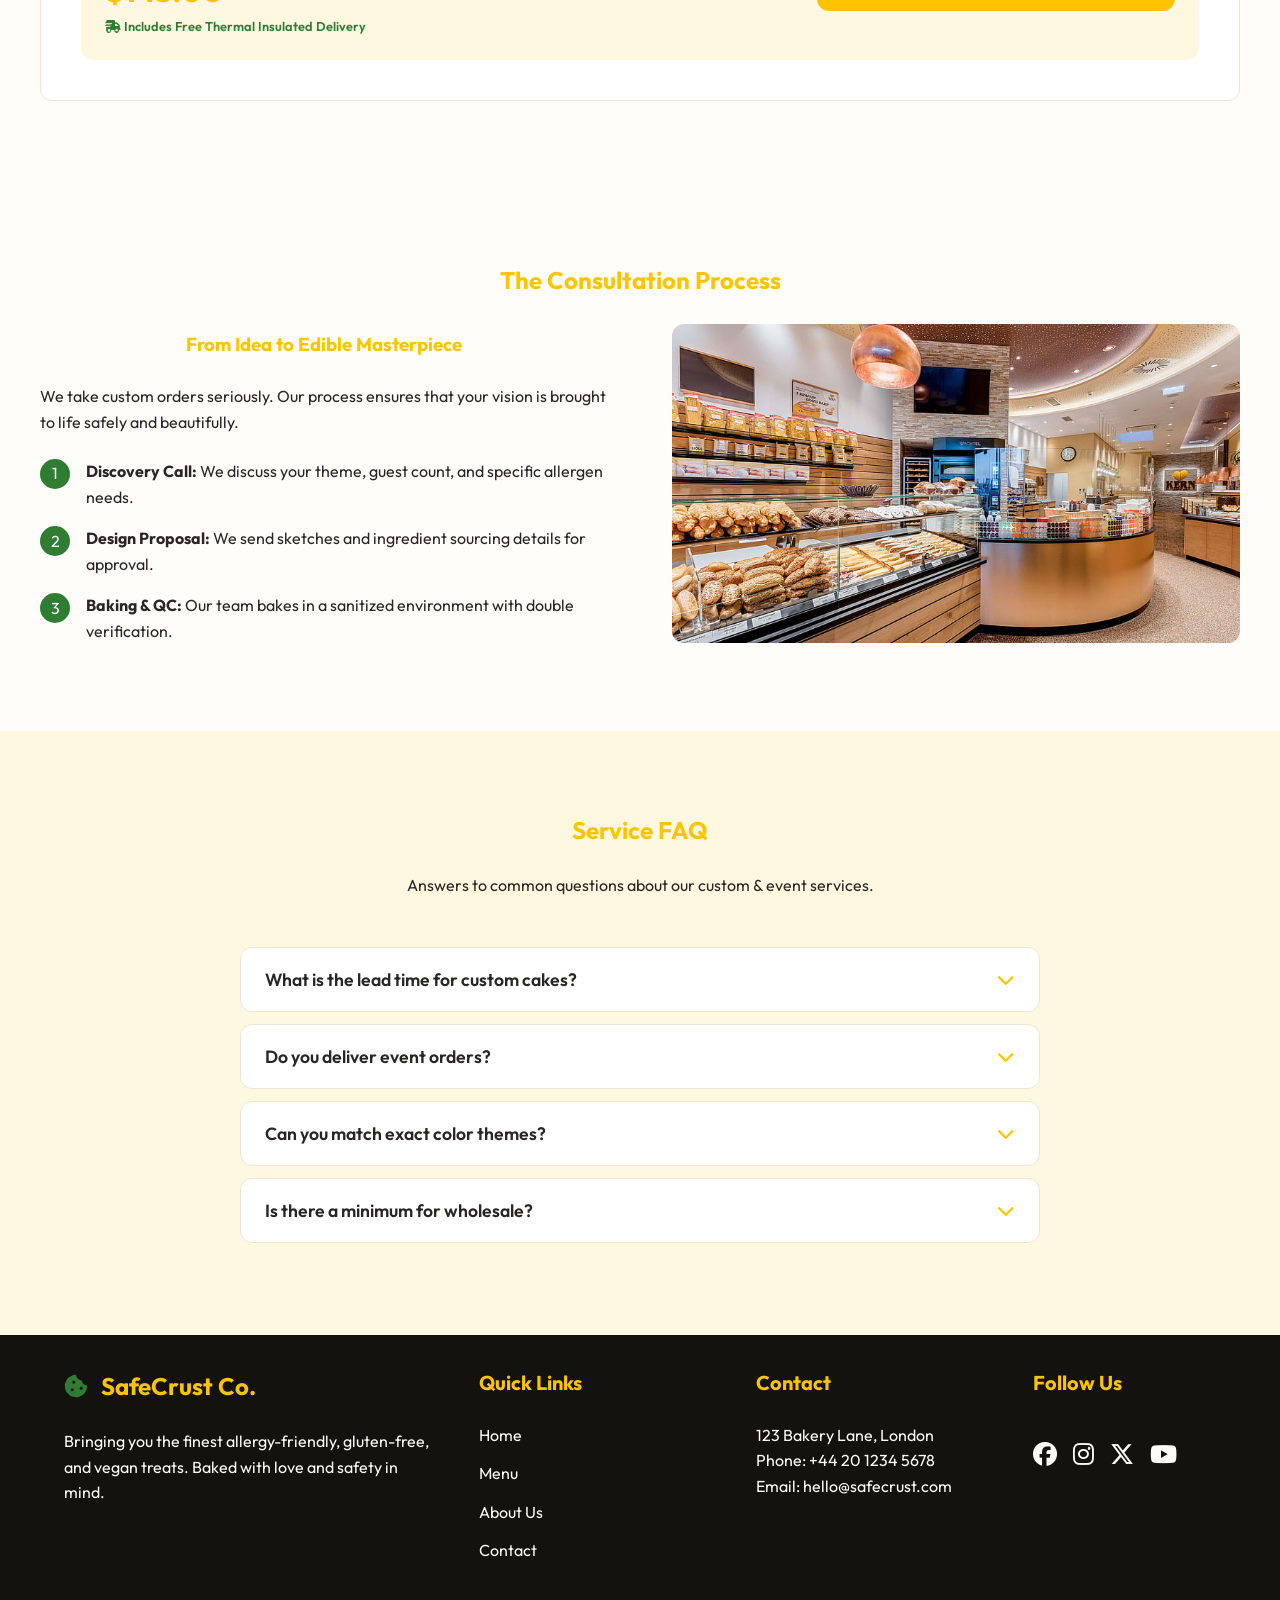
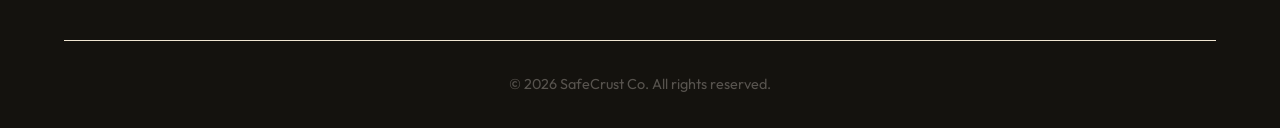
<file: services.html>
<!DOCTYPE html>
<html lang="en" data-theme="light">

<head>
    <meta charset="UTF-8">
    <meta name="viewport" content="width=device-width, initial-scale=1.0">
    <title>Services | SafeCrust Co. - Beyond Baking</title>
    <link rel="icon" type="image/png" href="img/favicon.png">
    <link rel="stylesheet" href="css/style.css">
    <link rel="stylesheet" href="https://cdnjs.cloudflare.com/ajax/libs/font-awesome/6.5.1/css/all.min.css">
    <link href="https://fonts.googleapis.com/css2?family=Outfit:wght@300;400;600;700&display=swap" rel="stylesheet">
    <style>
        .page-header {
            padding: 10rem 0;
            background: linear-gradient(rgba(27, 14, 10, 0.65), rgba(27, 14, 10, 0.65)), url('img/menu header.png');
            background-size: cover;
            background-position: center;
            text-align: center;
            position: relative;
            color: white;
            margin-bottom: 5rem;
        }

        .page-header h1 {
            color: #ffffff !important;
            font-size: 3.5rem;
            margin-bottom: 1rem;
            text-shadow: 0 2px 10px rgba(0, 0, 0, 0.3);
        }

        .page-header p {
            color: rgba(255, 255, 255, 0.9) !important;
            font-size: 1.2rem;
            font-weight: 500;
            text-shadow: 0 1px 5px rgba(0, 0, 0, 0.2);
        }

        @media (max-width: 768px) {
            .page-header {
                margin-bottom: 3.5rem;
            }
        }
    </style>
</head>

<body>

    <header class="header">
        <div class="container nav-container">
            <div class="mobile-nav-container">
                <a href="index.html" class="logo"><i class="fas fa-cookie-bite"></i> SafeCrust Co.</a>
                <button class="navbar-toggler" type="button" id="mobileMenuToggle" title="Open menu">
                    <i class="fas fa-bars"></i>
                </button>
            </div>
            <nav>
                <ul class="nav-links" id="nav-menu">
                    <li><a href="index.html">Home</a></li>
                    <li><a href="home-premium.html">Premium</a></li>
                    <li><a href="about.html">About</a></li>
                    <li><a href="menu.html">Menu</a></li>
                    <li><a href="products.html">Products</a></li>
                    <li><a href="contact.html">Contact</a></li>
                    <li><a href="dashboard.html">Dashboard</a></li>
                </ul>
            </nav>
            <div class="nav-actions">
                <button type="button" id="theme-toggle" class="toggle-btn" title="Toggle Theme"><i
                        class="fas fa-moon"></i></button>
                <button type="button" id="rtl-toggle" class="toggle-btn" title="Toggle RTL"><i
                        class="fas fa-right-left"></i></button>
                <button type="button" class="toggle-btn cart-btn" title="View Cart">
                    <i class="fas fa-shopping-cart"></i>
                    <span class="cart-badge" id="cart-count">0</span>
                </button>
                <a href="login.html" class="btn btn-outline">Login</a>
            </div>
        </div>

        <div class="mobile-menu-overlay" id="mobileMenuOverlay">
            <div class="mobile-menu-header">
                <h3>Menu</h3>
                <button type="button" class="mobile-menu-close" id="mobileMenuClose" title="Close menu">
                    <i class="fas fa-times"></i>
                </button>
            </div>

            <ul class="mobile-menu-nav">
                <li><a href="index.html">Home</a></li>
                <li><a href="home-premium.html">Premium</a></li>
                <li><a href="about.html">About</a></li>
                <li><a href="menu.html">Menu</a></li>
                <li><a href="products.html">Products</a></li>
                <li><a href="contact.html">Contact</a></li>
                <li><a href="dashboard.html">Dashboard</a></li>
            </ul>

            <div class="mobile-menu-actions">
                <button type="button" id="mobile-theme-toggle" class="btn btn-outline">
                    <i class="fas fa-moon"></i> Theme
                </button>
                <button type="button" id="mobile-rtl-toggle" class="btn btn-outline">
                    <i class="fas fa-right-left"></i> RTL
                </button>
                <a href="cart.html" class="btn btn-primary">Cart</a>
                <a href="login.html" class="btn btn-outline">Login</a>
            </div>
        </div>

        <div class="mobile-menu-backdrop" id="mobileMenuBackdrop"></div>
    </header>

    <div class="page-header">
        <div class="container">
            <h1>Our Premium Services</h1>
            <p>Tailored solutions for every allergy and every occasion.</p>
        </div>
    </div>

    <main class="container section">
        <div class="grid grid-3" style="text-align: center;">
            <!-- Service 1: Custom Cakes -->
            <div class="card reveal" style="padding: 0; overflow: hidden;">
                <img src="img/Custom Cakes.png" alt="Custom Cakes"
                    style="width: 100%; height: 260px; object-fit: cover; display: block; border-radius: 0;">
                <div class="card-body" style="padding: 2rem;">
                    <h3>Bespoke Allergen-Free Cakes</h3>
                    <p>Artisanal cake masterpieces for weddings, birthdays, and anniversaries. 100% certified allergen-safe.</p>
                    <a href="#quote-calculator" class="btn btn-primary" style="width: 100%;">Estimate Cake Price</a>
                </div>
            </div>

            <!-- Service 2: Event Orders -->
            <div class="card reveal" style="padding: 0; overflow: hidden;">
                <img src="img/Event Orders.png" alt="Event Orders"
                    style="width: 100%; height: 260px; object-fit: cover; display: block; border-radius: 0;">
                <div class="card-body" style="padding: 2rem;">
                    <h3>Safe Corporate &amp; Event Catering</h3>
                    <p>Large-scale gourmet catering for office lunches, conferences, and parties with individual sealed safety boxes.</p>
                    <a href="#quote-calculator" class="btn btn-primary" style="width: 100%;">Plan Event Catering</a>
                </div>
            </div>

            <!-- Service 3: Diet Consultation -->
            <div class="card reveal" style="padding: 0; overflow: hidden;">
                <img src="img/Diet-Consultation.png" alt="Diet Consultation"
                    style="width: 100%; height: 260px; object-fit: cover; display: block; border-radius: 0;">
                <div class="card-body" style="padding: 2rem;">
                    <h3>1-on-1 Dietitian &amp; Chef Advice</h3>
                    <p>Work directly with registered dietitians and master pastry chefs to formulate personalized recipes for severe allergies.</p>
                    <button type="button" onclick="showToast('Dietitian consultation request booked! We will call within 24h.', 'success')" class="btn btn-primary" style="width: 100%;">Book Consultation</button>
                </div>
            </div>
        </div>

        <!-- Interactive Instant Quote Estimator -->
        <div id="quote-calculator" class="card reveal" style="margin-top:4rem; padding:2.5rem; background:var(--bg-card); border:1px solid var(--border); border-radius:var(--radius);">
            <div style="text-align:center; margin-bottom:2rem;">
                <span style="color:var(--secondary); font-weight:700; font-size:0.85rem; text-transform:uppercase; letter-spacing:2px;">REAL-TIME ESTIMATOR</span>
                <h2 style="margin:0.5rem 0 0; color:var(--primary);">Instant Custom Cake &amp; Catering Calculator</h2>
                <p style="color:var(--text-muted); margin:0.5rem auto 0; max-width:600px;">Get a live estimated quote based on guest count, dietary protocols, and decorative tiers.</p>
            </div>

            <div style="display:grid; grid-template-columns:repeat(auto-fit, minmax(240px, 1fr)); gap:1.5rem; margin-bottom:2rem;">
                <div>
                    <label style="font-weight:700; display:block; margin-bottom:6px;">Event Type</label>
                    <select id="calc-event-type" class="customizer-input" onchange="calculateQuote()">
                        <option value="birthday">Birthday Cake ($45 base)</option>
                        <option value="wedding">Multi-Tier Wedding Cake ($120 base)</option>
                        <option value="corporate">Corporate Treat Box Catering ($60 base)</option>
                    </select>
                </div>
                <div>
                    <label style="font-weight:700; display:block; margin-bottom:6px;">Expected Guest Count</label>
                    <input type="number" id="calc-guests" class="customizer-input" value="25" min="5" max="500" oninput="calculateQuote()">
                </div>
                <div>
                    <label style="font-weight:700; display:block; margin-bottom:6px;">Allergen Verification Level</label>
                    <select id="calc-allergen-lvl" class="customizer-input" onchange="calculateQuote()">
                        <option value="standard">Dedicated Gluten-Free / Vegan (Standard)</option>
                        <option value="strict">Strict Multi-Allergen + Swab Lab Cert (+$25)</option>
                        <option value="severe">Severe Anaphylaxis Sterile Chamber Bake (+$45)</option>
                    </select>
                </div>
            </div>

            <div style="background:var(--accent); border-radius:12px; padding:1.5rem; display:flex; justify-content:space-between; align-items:center; flex-wrap:wrap; gap:1rem;">
                <div>
                    <span style="font-size:0.85rem; color:var(--text-muted); display:block;">Estimated Custom Price</span>
                    <span id="calculated-quote-price" style="font-size:2rem; font-weight:700; color:var(--primary);">$145.00</span>
                    <span style="font-size:0.8rem; color:#2e7d32; display:block; font-weight:600;"><i class="fas fa-truck-fast"></i> Includes Free Thermal Insulated Delivery</span>
                </div>
                <button type="button" class="btn btn-primary" onclick="showToast('Quote saved to your account! Chef team notified.', 'success')"><i class="fas fa-file-signature"></i> Request Official Quote &amp; Date Hold</button>
            </div>
        </div>
    </main>

    <script>
        function calculateQuote() {
            const type = document.getElementById('calc-event-type').value;
            const guests = parseInt(document.getElementById('calc-guests').value) || 20;
            const lvl = document.getElementById('calc-allergen-lvl').value;

            let base = type === 'wedding' ? 120 : type === 'corporate' ? 60 : 45;
            let perGuest = type === 'wedding' ? 4.5 : type === 'corporate' ? 3.5 : 3.0;
            let certFee = lvl === 'severe' ? 45 : lvl === 'strict' ? 25 : 0;

            let total = base + (guests * perGuest) + certFee;
            document.getElementById('calculated-quote-price').textContent = `$${total.toFixed(2)}`;
        }
    </script>



    <section class="container section">
        <h2> The Consultation Process</h2>
        <div class="grid grid-2 img-text-row" style="align-items: center; gap: 4rem;">
            <div class="reveal text-col">
                <h3>From Idea to Edible Masterpiece</h3>
                <p style="margin: 1.5rem 0;">We take custom orders seriously. Our process ensures that your vision is
                    brought to life safely and beautifully.</p>
                <div style="display: flex; flex-direction: column; gap: 1rem;">
                    <div style="display: flex; gap: 1rem; align-items: start;">
                        <div
                            style="background: var(--secondary); color: white; width: 30px; height: 30px; border-radius: 50%; display: flex; align-items: center; justify-content: center; flex-shrink: 0;">
                            1</div>
                        <p><strong>Discovery Call:</strong> We discuss your theme, guest count, and specific allergen
                            needs.</p>
                    </div>
                    <div style="display: flex; gap: 1rem; align-items: start;">
                        <div
                            style="background: var(--secondary); color: white; width: 30px; height: 30px; border-radius: 50%; display: flex; align-items: center; justify-content: center; flex-shrink: 0;">
                            2</div>
                        <p><strong>Design Proposal:</strong> We send sketches and ingredient sourcing details for
                            approval.</p>
                    </div>
                    <div style="display: flex; gap: 1rem; align-items: start;">
                        <div
                            style="background: var(--secondary); color: white; width: 30px; height: 30px; border-radius: 50%; display: flex; align-items: center; justify-content: center; flex-shrink: 0;">
                            3</div>
                        <p><strong>Baking & QC:</strong> Our team bakes in a sanitized environment with double
                            verification.</p>
                    </div>
                </div>
            </div>
            <div class="reveal img-col">
                <img src="img/service image.png" style="width: 100%; border-radius: var(--radius);">
            </div>
        </div>
    </section>

    <section class="section" style="background: var(--accent);">
        <div class="container">
            <div class="text-center reveal" style="margin-bottom: 3rem; text-align: center;">
                <h2 style="text-align: center;"> Service FAQ</h2>
                <p style="text-align: center; margin-top: 1rem;">Answers to common questions about our custom & event
                    services.</p>
            </div>

            <div class="faq-accordion reveal" style="max-width: 800px; margin: 0 auto;">
                <!-- FAQ Item 1 -->
                <div class="faq-accordion-item">
                    <button type="button" class="faq-accordion-trigger" aria-expanded="false">
                        <span>What is the lead time for custom cakes?</span>
                        <i class="fas fa-chevron-down faq-chevron"></i>
                    </button>
                    <div class="faq-accordion-panel">
                        <div class="faq-accordion-panel-inner">
                            We require at least 14 days notice for wedding cakes and 7 days for specialty birthday
                            cakes.
                            This ensures we have sufficient time to source specific ingredients and craft your unique
                            design.
                        </div>
                    </div>
                </div>

                <!-- FAQ Item 2 -->
                <div class="faq-accordion-item">
                    <button type="button" class="faq-accordion-trigger" aria-expanded="false">
                        <span>Do you deliver event orders?</span>
                        <i class="fas fa-chevron-down faq-chevron"></i>
                    </button>
                    <div class="faq-accordion-panel">
                        <div class="faq-accordion-panel-inner">
                            Yes, we provide safe transport and setup for all large event orders within a 50-mile radius
                            of
                            our bakery. Our team will handle the delicate setup to ensure your display is perfect.
                        </div>
                    </div>
                </div>

                <!-- FAQ Item 3 -->
                <div class="faq-accordion-item">
                    <button type="button" class="faq-accordion-trigger" aria-expanded="false">
                        <span>Can you match exact color themes?</span>
                        <i class="fas fa-chevron-down faq-chevron"></i>
                    </button>
                    <div class="faq-accordion-panel">
                        <div class="faq-accordion-panel-inner">
                            We use natural, plant-based food coloring derived from fruits and vegetables. While we can
                            get
                            very close to most themes, some extremely bright or neon shades may differ slightly.
                        </div>
                    </div>
                </div>

                <!-- FAQ Item 4 -->
                <div class="faq-accordion-item">
                    <button type="button" class="faq-accordion-trigger" aria-expanded="false">
                        <span>Is there a minimum for wholesale?</span>
                        <i class="fas fa-chevron-down faq-chevron"></i>
                    </button>
                    <div class="faq-accordion-panel">
                        <div class="faq-accordion-panel-inner">
                            Yes, we typically require a minimum weekly order of 24 items for our wholesale partners. We
                            offer flexible delivery schedules to suit your business needs.
                        </div>
                    </div>
                </div>
            </div>
        </div>
    </section>





    <footer class="footer">
        <div class="container">
            <div class="footer-grid">
                <div class="footer-col footer-col-brand" style="flex: 1.5;">
                    <a href="index.html" class="footer-logo">
                        <i class="fas fa-cookie-bite"></i> SafeCrust Co.
                    </a>
                    <p>Bringing you the finest allergy-friendly, gluten-free, and vegan treats. Baked with love and
                        safety in mind.</p>
                </div>
                <div class="footer-col">
                    <h4>Quick Links</h4>
                    <ul class="footer-links">
                        <li><a href="index.html">Home</a></li>
                        <li><a href="menu.html">Menu</a></li>
                        <li><a href="about.html">About Us</a></li>
                        <li><a href="contact.html">Contact</a></li>
                    </ul>
                </div>

                <div class="footer-col">
                    <h4>Contact</h4>
                    <p>123 Bakery Lane, London<br>Phone: +44 20 1234 5678<br>Email: hello@safecrust.com</p>
                </div>
                <div class="footer-col footer-follow-block">
                    <h4>Follow Us</h4>
                    <div class="footer-social">
                        <a href="#" title="Facebook"><i class="fab fa-facebook"></i></a>
                        <a href="#" title="Instagram"><i class="fab fa-instagram"></i></a>
                        <a href="#" title="X (Twitter)"><i class="fa-brands fa-x-twitter"></i></a>
                        <a href="#" title="YouTube"><i class="fab fa-youtube"></i></a>
                    </div>
                </div>
            </div>
            <div class="footer-bottom">
                &copy; 2026 SafeCrust Co. All rights reserved.
            </div>
        </div>
    </footer>

    <script src="js/main.js"></script>
</body>

</html>
</file>
<file: css/style.css>
/* Design System */
:root {
    /* Colors - Light Mode */
    --primary: #FFC400;
    --primary-hover: #E5B000;
    --primary-dark: #FFC400;
    --primary-light: #FFD54F;
    --primary-text: #1C1917;
    --primary-heading: #FFC400;
    --secondary: #2E7D32;
    --accent: #FFF8E1;
    --bg-main: #FFFDF9;
    --bg-card: #FFFFFF;
    --text-main: #292524;
    --text-muted: #57534E;
    --border: #F0E6D2;
    --logo-color: #FFC400;
    --footer-bg: #14120E;
    --footer-text: #FDFBF7;
    --footer-h4: #FFC400;
    --footer-link: #FDFBF7;

    /* Dark Mode Defaults */
    --transition-speed: 0.3s;
    --radius: 12px;
    --shadow: 0 4px 6px -1px rgb(0 0 0 / 0.1), 0 2px 4px -2px rgb(0 0 0 / 0.1);
    --shadow-lg: 0 10px 15px -3px rgb(0 0 0 / 0.1), 0 4px 6px -4px rgb(0 0 0 / 0.1);
}

/* Dark Mode Tokens */
[data-theme='dark'] {
    --primary: #FFC400;
    --primary-hover: #FFD54F;
    --primary-dark: #FFC400;
    --primary-text: #1C1917;
    --primary-heading: #FFC400;
    --bg-main: #14120E;
    --bg-card: #201D17;
    --text-main: #FDFBF7;
    --text-muted: #B8B2A7;
    --border: #3D372B;
    --accent: #2C261A;
    --logo-color: #FFC400;
    --footer-bg: #14120E;
    --footer-text: #B8B2A7;
    --footer-h4: #FFC400;
    --footer-link: #FDFBF7;
}

/* Reset & Base */
* {
    margin: 0;
    padding: 0;
    box-sizing: border-box;
}

body {
    font-family: 'Outfit', -apple-system, BlinkMacSystemFont, "Segoe UI", Roboto, sans-serif;
    background-color: var(--bg-main);
    color: var(--text-main);
    line-height: 1.6;
    transition: background-color var(--transition-speed), color var(--transition-speed);
}

/* Typography */
h1 {
    text-align: center !important;
    width: 100%;
}

h1,
h2,
h3,
h4,
h5 {
    font-weight: 700;
    color: #FFC400 !important;
    text-align: center;
    margin-bottom: 1.5rem;
}

[data-theme='dark'] h1,
[data-theme='dark'] h2,
[data-theme='dark'] h3,
[data-theme='dark'] h4,
[data-theme='dark'] h5 {
    color: #FFC400 !important;
}

/* Layout Utilities */
.container {
    max-width: 1200px;
    margin: 0 auto;
    padding: 0 1.5rem;
}

.section {
    padding: 5rem 0;
}

.grid {
    display: grid;
    gap: 2rem;
}

/* Buttons */
.btn {
    display: inline-flex;
    align-items: center;
    justify-content: center;
    padding: 0.8rem 2rem;
    border-radius: var(--radius);
    font-weight: 700;
    cursor: pointer;
    transition: all var(--transition-speed);
    border: none;
    text-decoration: none;
    font-size: 1rem;
    gap: 0.5rem;
}

.btn-primary {
    background-color: var(--primary);
    color: var(--primary-text);
    font-weight: 700;
}

.btn-primary:hover {
    background-color: var(--primary-hover);
    color: var(--primary-text);
    transform: translateY(-2px);
    box-shadow: 0 6px 20px rgba(255, 196, 0, 0.4);
}

.btn-secondary {
    background-color: var(--secondary);
    color: white;
    font-weight: 700;
}

.btn-secondary:hover {
    filter: brightness(1.1);
    transform: translateY(-2px);
    box-shadow: var(--shadow-lg);
}

.btn-wrapper {
    display: flex;
    justify-content: center;
    width: 100%;
    margin: 1.5rem 0;
}

.btn-outline {
    background-color: transparent;
    border: 2px solid var(--primary-dark);
    color: var(--primary-dark);
    font-weight: 700;
    padding: 0.5rem 1.2rem;
}

[data-theme='dark'] .btn-outline {
    border-color: var(--primary);
    color: var(--primary);
}

.btn-outline:hover {
    background-color: var(--primary);
    color: var(--primary-text);
    border-color: var(--primary);
}

/* Hide hamburger toggler on desktop */
.navbar-toggler {
    display: none;
}

/* Cards */
.card {
    background-color: var(--bg-card);
    border: 1px solid var(--border);
    border-radius: var(--radius);
    padding: 0;
    transition: transform var(--transition-speed), box-shadow var(--transition-speed);
    overflow: hidden;
    display: flex;
    flex-direction: column;
    height: 100%;
}

.card:hover {
    transform: translateY(-5px);
    box-shadow: var(--shadow-lg);
}

.card img {
    width: 100%;
    aspect-ratio: 4/3;
    object-fit: cover;
    border-radius: var(--radius) var(--radius) 0 0;
    margin-bottom: 0;
}

.card-body {
    flex: 1;
    display: flex;
    flex-direction: column;
    align-items: center;
    text-align: center;
    padding: 1.5rem;
}

.card-tags {
    display: flex;
    flex-wrap: wrap;
    justify-content: center;
    gap: 0.5rem;
    margin-bottom: 1rem;
    min-height: 2.8rem;
    width: 100%;
    align-items: center;
}

.tag {
    font-size: 0.75rem;
    padding: 0.2rem 0.6rem;
    border-radius: 12px;
    font-weight: 600;
}

.tag-gf {
    background: #E3F2FD;
    color: #1976D2;
}

.tag-v {
    background: #E8F5E9;
    color: #2E7D32;
}

.tag-sf {
    background: #FFF3E0;
    color: #EF6C00;
}

.tag-nf {
    background: #FCE4EC;
    color: #C2185B;
}

.tag-df {
    background: #EDE7F6;
    color: #512DA8;
}

.card p {
    text-align: center;
    margin-bottom: 1rem;
}

.price,
.menu-price {
    font-size: 1.25rem;
    font-weight: 800;
    color: var(--primary-heading);
}

[data-theme='dark'] .price,
[data-theme='dark'] .menu-price {
    color: var(--primary);
}

.fa-star,
.gold-accent {
    color: var(--primary) !important;
}

.card-body .btn {
    margin-top: auto;
    align-self: center;
}

/* Header & Navigation */
.header {
    position: fixed;
    top: 0;
    width: 100%;
    background: var(--bg-card);
    -webkit-backdrop-filter: blur(10px);
    backdrop-filter: blur(10px);
    z-index: 1000;
    padding: 1rem 0;
    box-shadow: var(--shadow);
}

.nav-container {
    display: flex;
    justify-content: space-between;
    align-items: center;
}

.logo {
    font-size: 1.6rem;
    font-weight: 800;
    color: var(--primary) !important;
    text-decoration: none;
    display: flex;
    align-items: center;
    gap: 0.5rem;
    transition: color var(--transition-speed);
}

.logo i {
    color: var(--primary) !important;
}

.nav-links {
    display: flex;
    gap: 2rem;
    list-style: none;
}

.nav-links li {
    list-style: none !important;
    margin: 0 !important;
    padding: 0 !important;
}

.nav-links li::before,
.nav-links li::after {
    content: none !important;
    display: none !important;
}

@media (max-width: 1100px) {
    .nav-links {
        gap: 1.25rem;
    }

    .nav-actions {
        gap: 1.25rem;
    }
}

@media (max-width: 1024px) {
    .container {
        padding: 0 1rem !important;
    }

    .nav-links {
        gap: 0.85rem !important;
    }

    .nav-actions {
        gap: 1rem !important;
    }

    .logo {
        font-size: 1.75rem !important;
    }

    .btn-outline {
        padding: 0.4rem 0.8rem !important;
        font-size: 0.9rem !important;
    }
}

.nav-links a {
    text-decoration: none;
    color: var(--text-main);
    font-weight: 600;
    transition: all 0.3s ease;
    padding: 0.5rem 0;
    border-bottom: 2px solid transparent;
}

.nav-links a:hover,
.nav-links a.active,
.mobile-menu-nav a:hover,
.mobile-menu-nav a.active {
    color: var(--primary) !important;
    border-bottom-color: var(--primary) !important;
}

.nav-actions {
    display: flex;
    align-items: center;
    gap: 1.5rem;
    margin-left: auto;
}

.toggle-btn {
    background: none;
    border: none;
    color: var(--text-main);
    cursor: pointer;
    font-size: 1.2rem;
    padding: 0.5rem;
    display: flex;
    align-items: center;
    justify-content: center;
    transition: color 0.3s ease;
}

.toggle-btn:hover {
    color: var(--primary);
    transition: color 0.3s ease;
}

.cart-btn {
    position: relative;
    padding-right: 0.8rem !important;
}

.cart-badge {
    position: absolute;
    top: 2px;
    right: -2px;
    background: var(--primary);
    color: var(--primary-text);
    font-size: 0.75rem;
    font-weight: 800;
    min-width: 20px;
    height: 20px;
    border-radius: 50%;
    display: flex;
    align-items: center;
    justify-content: center;
    border: 2px solid var(--bg-card);
    box-shadow: 0 2px 8px rgba(255, 196, 0, 0.4);
    transition: transform 0.3s cubic-bezier(0.175, 0.885, 0.32, 1.275);
}

.cart-btn:hover .cart-badge {
    transform: scale(1.2);
}

/* Responsive Rules */



@media (min-width: 1025px) {
    .grid-2 {
        grid-template-columns: repeat(2, 1fr);
    }

    .grid-3 {
        grid-template-columns: repeat(3, 1fr);
    }

    .grid-4 {
        grid-template-columns: repeat(4, 1fr);
    }
}

/* RTL Support */
[dir="rtl"] {
    text-align: right;
}

[dir="rtl"] .btn {
    flex-direction: row-reverse;
}

/* ===================================
   MOBILE & TABLET RESPONSIVE DESIGN
   =================================== */

/* Header - Mobile & Tablet */
@media (max-width: 1024px) {

    /* Hide desktop navigation and actions */
    .nav-links {
        display: none !important;
    }

    .nav-actions {
        display: none !important;
    }

    /* Show hamburger menu */
    .navbar-toggler {
        display: flex !important;
        align-items: center !important;
        justify-content: center !important;
        width: 45px !important;
        height: 45px !important;
        background: var(--accent) !important;
        border: 1px solid var(--border) !important;
        border-radius: 12px !important;
        color: var(--primary) !important;
        font-size: 1.4rem !important;
        cursor: pointer !important;
        transition: all 0.3s cubic-bezier(0.4, 0, 0.2, 1) !important;
        z-index: 1001 !important;
        padding: 0 !important;
        box-shadow: 0 4px 12px rgba(0, 0, 0, 0.05) !important;
    }

    .navbar-toggler:hover {
        background: var(--primary) !important;
        color: white !important;
        transform: translateY(-2px) !important;
        box-shadow: 0 6px 15px rgba(124, 62, 45, 0.2) !important;
    }

    .navbar-toggler:active {
        transform: scale(0.95) !important;
    }

    .navbar-toggler i {
        display: block !important;
        line-height: 1 !important;
    }

    /* Dark theme hamburger */
    [data-theme='dark'] .navbar-toggler {
        background: #2D2A28 !important;
        border-color: #44403C !important;
        color: #FFFFFF !important;
    }

    [data-theme='dark'] .navbar-toggler:hover {
        background: var(--primary) !important;
        color: white !important;
    }

    /* Dark theme hamburger */
    [data-theme='dark'] .navbar-toggler .navbar-toggler-icon::before,
    [data-theme='dark'] .navbar-toggler .navbar-toggler-icon::after,
    [data-theme='dark'] .navbar-toggler .navbar-toggler-icon span {
        background-color: rgba(255, 255, 255, 0.8) !important;
    }

    /* Mobile Navigation Container */
    .mobile-nav-container {
        display: flex !important;
        justify-content: flex-start !important;
        /* Brand Name in Top Left */
        align-items: center !important;
        padding: 0 16px !important;
        width: 100% !important;
        min-height: 60px !important;
        position: relative !important;
    }

    /* Logo - Mobile & Tablet */
    .logo {
        font-size: 1.75rem !important;
        /* Consistent Size */
        text-align: left !important;
        flex: none !important;
        margin: 0 !important;
        /* Left logo */
        display: flex !important;
        align-items: center !important;
        height: 100% !important;
        line-height: 1 !important;
    }

    /* Hamburger Menu - Mobile */
    .navbar-toggler {
        position: absolute !important;
        right: 16px !important;
        flex: none !important;
    }

    /* Header - Mobile */
    .header {
        padding: 1rem 0 !important;
        position: fixed !important;
        top: 0 !important;
        left: 0 !important;
        right: 0 !important;
        z-index: 1000 !important;
        background: var(--bg-card) !important;
        -webkit-backdrop-filter: blur(10px) !important;
        backdrop-filter: blur(10px) !important;
        box-shadow: 0 2px 10px rgba(0, 0, 0, 0.1) !important;
    }

    /* Body padding for fixed header */
    body {
        padding-top: 80px !important;
    }
}

/* ===================================
   HERO SECTION - MOBILE & TABLET
   =================================== */
@media (max-width: 1024px) {
    .hero {
        text-align: center !important;
        padding: 4rem 1rem 2rem !important;
        min-height: 100vh !important;
        display: flex !important;
        align-items: center !important;
        justify-content: center !important;
    }

    .hero h1 {
        font-size: 2rem !important;
        line-height: 1.2 !important;
        margin-bottom: 1.5rem !important;
        text-align: center !important;
        font-weight: 700 !important;
    }

    .hero p {
        font-size: 1rem !important;
        line-height: 1.6 !important;
        margin-bottom: 2rem !important;
        text-align: center !important;
        max-width: 100% !important;
        padding: 0 1rem !important;
    }

    .hero-buttons {
        display: flex !important;
        flex-direction: column !important;
        align-items: center !important;
        gap: 1rem !important;
        width: 100% !important;
        padding: 0 1rem !important;
    }

    .hero-buttons .btn {
        width: 100% !important;
        max-width: 250px !important;
        padding: 1rem 2rem !important;
        border-radius: 50px !important;
        font-weight: 600 !important;
        text-align: center !important;
        transition: all 0.3s ease !important;
    }

    .hero-buttons .btn:hover {
        transform: translateY(-2px) !important;
        box-shadow: 0 5px 15px rgba(0, 0, 0, 0.2) !important;
    }
}

/* ===================================
   SECTIONS - MOBILE & TABLET
   =================================== */
@media (max-width: 1024px) {

    /* Category Filter - Mobile & Tablet */
    .category-filter {
        display: flex !important;
        flex-direction: column !important;
        align-items: center !important;
        gap: 0.75rem !important;
        margin-bottom: 2rem !important;
    }

    .category-btn {
        width: 100% !important;
        max-width: 200px !important;
        padding: 0.75rem 1.5rem !important;
        text-align: center !important;
    }

    /* Stats Section - Mobile & Tablet */
    .stats-section {
        padding: 3rem 0 !important;
    }

    .stats-grid {
        display: flex !important;
        flex-direction: column !important;
        gap: 2rem !important;
        text-align: center !important;
    }

    .stat-item {
        padding: 1.5rem !important;
        background: transparent !important;
        border-radius: 0 !important;
        box-shadow: none !important;
        margin: 0 auto !important;
        max-width: 100% !important;
        width: 100% !important;
    }

    .stat-item h2 {
        font-size: 2.8rem !important;
        margin-bottom: 0.5rem !important;
        color: white !important;
        text-align: center !important;
    }

    .stat-item p {
        font-size: 1.1rem !important;
        opacity: 0.9 !important;
        margin: 0 !important;
        color: white !important;
        text-align: center !important;
    }

    /* General section styling */
    .container,
    .container-xxl {
        padding: 0 16px !important;
        max-width: 100% !important;
    }

    /* Convert multi-column to single column */
    .row {
        flex-direction: column !important;
        gap: 2rem !important;
    }

    .col-lg-4,
    .col-lg-6,
    .col-lg-8,
    .col-lg-3,
    .col-md-6 {
        width: 100% !important;
        max-width: 100% !important;
        flex: 0 0 100% !important;
    }

    /* Center align content */
    .section {
        padding: 3rem 0 !important;
        text-align: center !important;
    }

    .section h2 {
        font-size: 1.75rem !important;
        margin-bottom: 1.5rem !important;
        text-align: center !important;
    }

    .section p {
        text-align: center !important;
        margin-bottom: 2rem !important;
        padding: 0 1rem !important;
    }

    /* Cards and boxes */
    .card,
    .fact-item,
    .team-item,
    .product-item,
    .testimonial-item,
    .service-item,
    .counter-box {
        margin-bottom: 2rem !important;
        text-align: center !important;
        width: 100% !important;
    }

    /* Images */
    img {
        max-width: 100% !important;
        height: auto !important;
        margin: 0 auto 1rem auto !important;
        display: block !important;
    }

    /* Icons */
    .fa,
    .bi {
        display: block !important;
        margin: 0 auto 1rem auto !important;
        text-align: center !important;
    }

    /* Buttons in sections */
    .section .btn {
        display: block !important;
        margin: 0.75rem auto 0 auto !important;
        max-width: 250px !important;
        width: 100% !important;
        padding: 1rem 2rem !important;
        border-radius: 50px !important;
        text-align: center !important;
    }
}

/* ===================================
   TABLET SPECIFIC (768px - 1024px)
   =================================== */
@media (min-width: 768px) and (max-width: 1024px) {
    .hero h1 {
        font-size: 2.5rem !important;
    }

    .container,
    .container-xxl {
        padding: 0 24px !important;
    }

    /* Tablet Card Alignments: 4 cards (2x2), 6 cards (2x3) */
    .grid-3,
    .grid-4,
    .plans-grid,
    .steps-grid-modern,
    .promise-grid,
    .safety-grid,
    .popular-week-grid,
    .team-grid,
    .values-grid-premium,
    .stats-grid,
    .how-it-works-grid {
        display: grid !important;
        grid-template-columns: repeat(2, 1fr) !important;
        gap: 1.5rem !important;
    }

    .grid-3>*,
    .grid-4>*,
    .plans-grid>*,
    .steps-grid-modern>*,
    .promise-grid>*,
    .safety-grid>*,
    .popular-week-grid>*,
    .team-grid>*,
    .values-grid-premium>*,
    .stats-grid>*,
    .how-it-works-grid>* {
        width: 100% !important;
        flex: 0 0 auto !important;
    }

    /* Advanced Selection Filter Buttons - Tablet 4x1 Layout */
    .category-filter {
        display: grid !important;
        grid-template-columns: repeat(4, 1fr) !important;
        gap: 1rem !important;
        max-width: 900px !important;
        margin: 0 auto 3rem !important;
        padding: 0 1rem !important;
        flex-direction: row !important;
        /* override mobile column */
    }

    .category-filter .category-btn {
        width: 100% !important;
        max-width: none !important;
        margin: 0 !important;
        display: flex !important;
        align-items: center !important;
        justify-content: center !important;
        white-space: nowrap !important;
    }

    .category-filter .category-btn:last-child {
        grid-column: 1 / span 4 !important;
        justify-self: center !important;
        width: auto !important;
        min-width: 200px !important;
    }
}

/* 1024px VIEW ALONE - Center 3rd card in 3-card sections & handle specific filter centering */
@media only screen and (min-width: 1024px) and (max-width: 1024px) {

    .grid-3>*:nth-child(3):last-child,
    .grid-4>*:nth-child(3):last-child,
    .plans-grid>*:nth-child(3):last-child,
    .steps-grid-modern>*:nth-child(3):last-child,
    .promise-grid>*:nth-child(3):last-child,
    .safety-grid>*:nth-child(3):last-child,
    .popular-week-grid>*:nth-child(3):last-child,
    .team-grid>*:nth-child(3):last-child,
    .values-grid-premium>*:nth-child(3):last-child,
    .stats-grid>*:nth-child(3):last-child,
    .how-it-works-grid>*:nth-child(3):last-child {
        grid-column: 1 / span 2 !important;
        justify-self: center !important;
        width: calc(50% - 0.75rem) !important;
    }

    /* Centering logic for specific filters on Menu and Products pages */
    .menu-page .grid-3[data-active-filter="all"],
    .menu-page .grid-3[data-active-filter="nut-free"],
    .products-page .grid-3[data-active-filter="all"] {
        display: flex !important;
        flex-wrap: wrap !important;
        justify-content: center !important;
        gap: 1.5rem !important;
    }

    .menu-page .grid-3[data-active-filter="all"]>.card,
    .menu-page .grid-3[data-active-filter="nut-free"]>.card,
    .products-page .grid-3[data-active-filter="all"]>.card {
        width: calc(50% - 0.75rem) !important;
        flex: 0 0 auto !important;
        margin: 0 !important;
    }
}

/* ===================================
   MOBILE MENU STYLES
   =================================== */

/* Mobile Menu Overlay */
.mobile-menu-overlay {
    position: fixed;
    top: 0;
    left: -100%;
    width: 80%;
    max-width: 400px;
    height: 100vh;
    background: var(--bg-card);
    z-index: 1002;
    transition: left 0.3s ease;
    overflow-y: auto;
    box-shadow: 2px 0 10px rgba(0, 0, 0, 0.1);
}

.mobile-menu-overlay.active {
    left: 0;
}

.mobile-menu-header {
    display: flex;
    justify-content: space-between;
    align-items: center;
    padding: 1.5rem;
    border-bottom: 1px solid var(--border);
}

.mobile-menu-header h3 {
    margin: 0;
    color: var(--primary);
    font-size: 1.5rem;
}

.mobile-menu-close {
    background: none;
    border: none;
    font-size: 1.5rem;
    color: var(--text-main);
    cursor: pointer;
    padding: 0.5rem;
    transition: color 0.3s ease;
}

.mobile-menu-close:hover {
    color: var(--primary);
}

.mobile-menu-nav {
    list-style: none;
    padding: 0;
    margin: 0;
}

.mobile-menu-nav li {
    border-bottom: 1px solid var(--border);
}

.mobile-menu-nav a {
    display: block;
    padding: 1rem 1.5rem;
    color: var(--text-main);
    text-decoration: none;
    font-weight: 600;
    transition: background-color 0.3s ease, color 0.3s ease;
}

.mobile-menu-nav a:hover {
    background-color: var(--accent);
    color: var(--primary);
}

.mobile-menu-actions {
    padding: 1.5rem;
    display: flex;
    flex-direction: column;
    gap: 1rem;
}

.mobile-menu-actions .btn {
    width: 100%;
    justify-content: center;
}

/* Mobile Menu Backdrop */
.mobile-menu-backdrop {
    position: fixed;
    top: 0;
    left: 0;
    width: 100%;
    height: 100vh;
    background: rgba(0, 0, 0, 0.5);
    z-index: 1001;
    opacity: 0;
    visibility: hidden;
    transition: opacity 0.3s ease, visibility 0.3s ease;
}

.mobile-menu-backdrop.active {
    opacity: 1;
    visibility: visible;
}

/* Footer Section */
.footer {
    background: var(--footer-bg);
    color: var(--footer-text);
    padding: 2rem 0 2rem;
    transition: background-color var(--transition-speed), color var(--transition-speed);
}

.footer h4 {
    color: var(--footer-h4);
    text-align: left;
    margin-bottom: 1.5rem;
    font-size: 1.25rem;
}

.footer-grid {
    display: grid;
    grid-template-columns: 1.6fr 1fr 1fr 0.8fr;
    gap: 3rem;
    margin-bottom: 4rem;
    align-items: start;
}

@media (max-width: 1024px) {
    .footer-grid {
        grid-template-columns: 1fr;
        gap: 2rem;
    }
}

.footer-links {
    list-style: none;
    padding: 0;
}

.footer-links li {
    margin-bottom: 0.8rem;
}

.footer-links a {
    color: var(--footer-link);
    text-decoration: none;
    transition: color 0.3s ease;
}

.footer-links a:hover {
    color: var(--primary);
}

.footer-social {
    display: flex;
    gap: 1.2rem;
    margin-top: 1rem;
}

.footer-social a {
    color: var(--footer-link);
    font-size: 1.5rem;
    transition: transform 0.3s ease, color 0.3s ease;
}

.footer-social a:hover {
    transform: translateY(-3px);
    color: var(--primary);
}

.footer-bottom {
    text-align: center;
    border-top: 1px solid var(--border);
    padding-top: 2rem;
    color: var(--text-muted);
    font-size: 0.9rem;
}

/* Safety Assurance Section */
.safety-assurance {
    background: linear-gradient(135deg, var(--primary) 0%, #4a3428 100%);
    color: white;
    padding: 6rem 0;
    text-align: center;
    position: relative;
    overflow: hidden;
}

.safety-assurance::before {
    content: '';
    position: absolute;
    top: 0;
    left: 0;
    right: 0;
    bottom: 0;
    background: url('https://www.transparenttextures.com/patterns/cubes.png');
    opacity: 0.05;
}

.safety-assurance h2 {
    color: white;
    font-size: 2.5rem;
    margin-bottom: 3rem;
    position: relative;
}

.safety-grid {
    display: grid;
    grid-template-columns: repeat(auto-fit, minmax(280px, 1fr));
    gap: 2rem;
}

.safety-item {
    background: rgba(255, 255, 255, 0.1);
    padding: 2.5rem;
    border-radius: var(--radius);
    -webkit-backdrop-filter: blur(5px);
    backdrop-filter: blur(5px);
    border: 1px solid rgba(255, 255, 255, 0.1);
    transition: all 0.3s ease;
}

.safety-item:hover {
    transform: translateY(-10px);
    background: rgba(255, 255, 255, 0.15);
    border-color: var(--secondary);
}

.safety-icon {
    font-size: 2.5rem;
    color: var(--secondary);
    margin-bottom: 1.5rem;
}

.safety-item h4 {
    color: white;
    margin-bottom: 1rem;
    font-size: 1.3rem;
}

.safety-item p {
    color: rgba(255, 255, 255, 0.8);
    font-size: 0.95rem;
    line-height: 1.6;
}

/* ===================================
   SMALL MOBILE SPECIFIC (max-width: 767px)
   =================================== */
@media (max-width: 767.98px) {
    .hero h1 {
        font-size: 2rem !important;
        /* Match tablet size */
    }

    .logo {
        font-size: 1.75rem !important;
        /* Match tablet size */
    }

    .mobile-menu-overlay {
        width: 85%;
        max-width: 300px;
    }
}

.footer-logo {
    display: flex;
    align-items: center;
    gap: 0.8rem;
    font-size: 1.5rem;
    font-weight: 700;
    text-decoration: none;
    margin-bottom: 1.5rem;
    color: var(--logo-color);
    transition: color var(--transition-speed);
}

.footer-logo i {
    color: var(--secondary);
}

/* ===================================
   BRAND LOGO — HEADER & FOOTER CONSISTENCY
   =================================== */
.logo,
.footer-logo {
    color: var(--logo-color) !important;
}

.logo i,
.footer-logo i {
    color: var(--secondary) !important;
}

.footer-col-brand {
    background: transparent;
    padding: 0;
    border-radius: 0;
    margin-left: 0;
    box-shadow: none;
}

@media (max-width: 1024px) {
    .btn-wrapper {
        flex-direction: column !important;
        align-items: center !important;
        gap: 1.25rem !important;
    }

    .btn-wrapper .btn {
        width: 100% !important;
        max-width: 300px !important;
    }

    .footer-logo {
        justify-content: center !important;
    }

    .footer-col {
        display: flex !important;
        flex-direction: column !important;
        align-items: center !important;
        text-align: center !important;
    }

    .footer-col p {
        text-align: center !important;
    }

    .footer-col-brand p {
        text-align: center !important;
    }

    .footer h4 {
        text-align: center !important;
    }

    .footer-links {
        text-align: center !important;
    }

    .footer-social {
        justify-content: center !important;
    }
}

.footer-col-brand p {
    color: var(--footer-text);
    text-align: left;
    margin-top: 0;
}

.footer .footer-col:not(.footer-col-brand) p {
    color: var(--footer-text);
}

.footer .footer-col:not(.footer-col-brand) .footer-links a {
    color: var(--footer-link);
}

/* Maintain logo visibility in footer dark mode */

/* ===================================
   BACK TO TOP
   =================================== */
.back-to-top {
    position: fixed;
    bottom: 2rem;
    right: 2rem;
    z-index: 9991;
    width: 3.5rem;
    height: 3.5rem;
    border-radius: 50%;
    background: var(--primary);
    color: #fff !important;
    border: none;
    cursor: pointer;
    box-shadow: 0 4px 15px rgba(0, 0, 0, 0.2);
    display: flex;
    align-items: center;
    justify-content: center;
    opacity: 0;
    visibility: hidden;
    pointer-events: none;
    transition: all 0.3s cubic-bezier(0.4, 0, 0.2, 1);
    padding: 0;
    line-height: 1;
    text-decoration: none;
}

.back-to-top i {
    font-size: 1.25rem;
    margin: 0;
    padding: 0;
    display: flex;
    align-items: center;
    justify-content: center;
}

.back-to-top.visible {
    opacity: 1;
    visibility: visible;
    pointer-events: auto;
}

.back-to-top:hover {
    transform: translateY(-4px);
    box-shadow: 0 12px 24px -4px rgb(0 0 0 / 0.2);
}

.back-to-top:focus-visible {
    outline: 2px solid var(--secondary);
    outline-offset: 2px;
}

[dir='rtl'] .back-to-top {
    right: auto;
    left: 2rem;
}

/* ===================================
   NAV — LAYOUT, PREMIUM CTA, 1024 SPACING
   =================================== */
.btn-sm {
    padding: 0.45rem 1.1rem;
    font-size: 0.875rem;
}

.nav-container {
    gap: 0.75rem;
    align-items: center;
}

.nav-container>nav {
    flex: 1;
    display: flex;
    justify-content: center;
    min-width: 0;
}

.nav-links {
    align-items: center;
    flex-wrap: wrap;
    justify-content: center;
}

@media (min-width: 992px) {
    .nav-container {
        gap: 1rem;
    }
}

@media (min-width: 992px) and (max-width: 1199px) {
    .nav-container {
        gap: 1.25rem;
    }

    .nav-actions {
        gap: 1rem;
        flex-wrap: wrap;
        justify-content: flex-end;
    }

    .mobile-nav-container {
        margin-inline-end: 0.5rem;
    }
}

/* Mobile nav active state */
.mobile-menu-nav a.active {
    color: var(--primary);
    background: var(--accent);
    border-inline-start: 3px solid var(--primary);
}

[dir='rtl'] .mobile-menu-nav a.active {
    border-inline-start: none;
    border-inline-end: 3px solid var(--primary);
}

/* ===================================
   HERO & CTA BUTTON GAP
   =================================== */
.btn-wrapper {
    flex-wrap: wrap;
    gap: 1rem;
}

.hero .btn-wrapper,
.hero-content .btn-wrapper {
    gap: 1rem;
}

.hero-split .btn-wrapper {
    gap: 1rem;
}

/* ===================================
   HOW IT WORKS — CONTRAST & GRID
   =================================== */
.section-how-it-works {
    --step-fg: var(--text-main);
    --step-muted: var(--text-muted);
}

[data-theme='dark'] .section-how-it-works {
    --step-fg: #f5f5f4;
    --step-muted: #e7e5e4;
}

.section-how-it-works .step-card {
    background: var(--bg-card);
    border: 1px solid var(--border);
    color: var(--step-fg);
}

.section-how-it-works .step-card.step-card-visual {
    padding: 2rem;
}

.section-how-it-works .step-card h3 {
    color: var(--primary);
}

[data-theme='dark'] .section-how-it-works .step-card h3 {
    color: #fff;
}

.section-how-it-works .step-card p {
    color: var(--step-muted);
}

.steps-grid-modern {
    display: grid;
    grid-template-columns: repeat(auto-fit, minmax(280px, 1fr));
    gap: 2rem;
    text-align: center;
    justify-items: center;
}

.step-card-visual {
    max-width: 420px;
    width: 100%;
}

.step-card-icon-wrap {
    width: 100%;
    height: 160px;
    margin-bottom: 1rem;
    border-radius: var(--radius);
    overflow: hidden;
    display: flex;
    align-items: center;
    justify-content: center;
    background: var(--bg-main);
}

.step-card-icon-wrap img {
    width: 100%;
    height: 100%;
    object-fit: cover;
    margin: 0 !important;
}

.step-svg-icon {
    width: 80px;
    height: 80px;
    color: var(--primary);
}

[data-theme='dark'] .step-svg-icon {
    color: var(--secondary);
}

/* ===================================
   PURE INGREDIENTS / PRODUCT PREVIEW IMAGES
   =================================== */
.pure-ingredients-home .card-img-wrap {
    width: 100%;
    max-width: 100%;
    height: 220px;
    overflow: hidden;
    border-radius: calc(var(--radius) - 4px);
    margin-bottom: 1rem;
}

.pure-ingredients-home .card-img-wrap img {
    width: 100%;
    height: 100% !important;
    max-height: none !important;
    object-fit: cover !important;
    margin: 0 !important;
    aspect-ratio: auto;
}

/* ===================================
   TESTIMONIALS
   =================================== */
.grid-testimonials {
    display: grid;
    grid-template-columns: repeat(auto-fit, minmax(260px, 1fr));
    gap: 2rem;
    align-items: stretch;
}

@media (min-width: 1024px) {
    .grid-testimonials {
        grid-template-columns: repeat(3, 1fr);
    }
}

.testimonial-card {
    display: flex;
    flex-direction: column;
    height: 100%;
    text-align: left;
}

.testimonial-card .testimonial-quote {
    flex: 1;
    margin-bottom: 1rem;
}

.testimonial-card .testimonial-meta {
    margin-top: auto;
    display: flex;
    flex-direction: column;
    gap: 0.35rem;
    align-items: center;
}

.testimonial-stars {
    color: #f59e0b;
    font-size: 0.95rem;
    letter-spacing: 0.05em;
}

/* ===================================
   MENU — CARD PRICE ALIGNMENT
   =================================== */
.menu-card-body {
    display: flex;
    flex-direction: column;
    flex: 1;
    align-items: stretch !important;
    align-self: stretch;
    width: 100%;
    text-align: center;
}

.menu-card-body .menu-price {
    margin-top: auto;
    margin-bottom: 1rem;
    padding-top: 0.25rem;
}

.popular-week-grid .card-body {
    display: flex;
    flex-direction: column;
    flex: 1;
    min-height: 100%;
}

.popular-week-grid .price {
    margin-top: auto;
}

/* ===================================
   SAFETY GRID — TABLET ORPHAN CENTER
   =================================== */
@media (min-width: 768px) and (max-width: 1023px) {
    .safety-assurance .safety-grid {
        justify-content: center;
        grid-template-columns: repeat(2, minmax(260px, 1fr));
    }

    .safety-assurance .safety-grid .safety-item:last-child:nth-child(odd) {
        grid-column: 1 / -1;
        max-width: 480px;
        width: 100%;
        justify-self: center;
    }
}

/* ===================================
   CONTACT — MAP, FAQ, SOCIAL, SECTIONS
   =================================== */
.map-embed-wrap {
    width: 100%;
    height: 350px;
    border: 0;
    border-radius: var(--radius);
    overflow: hidden;
    box-shadow: var(--shadow);
}

.map-embed-wrap iframe {
    width: 100%;
    height: 100%;
    border: 0;
    display: block;
}

.contact-social-row a.social-link-contact {
    transition: color 0.2s ease, transform 0.2s ease;
}

.contact-social-row a.social-link-contact:hover {
    color: var(--primary) !important;
    transform: scale(1.2);
}

.follow-journey-grid {
    display: grid;
    grid-template-columns: repeat(auto-fit, minmax(140px, 1fr));
    gap: 0.75rem;
    margin-top: 2rem;
    max-width: 900px;
    margin-left: auto;
    margin-right: auto;
}

.follow-journey-grid img {
    width: 100%;
    height: 160px;
    object-fit: cover;
    border-radius: var(--radius);
    margin: 0 !important;
}

.section-faq-contact {
    padding-bottom: 3rem;
}

.faq-accordion {
    max-width: 800px;
    margin: 0 auto;
}

.faq-accordion-item {
    border: 1px solid var(--border);
    border-radius: var(--radius);
    margin-bottom: 0.75rem;
    overflow: hidden;
    background: var(--bg-card);
}

.faq-accordion-trigger {
    width: 100%;
    display: flex;
    align-items: center;
    justify-content: space-between;
    gap: 1rem;
    padding: 1.25rem 1.5rem;
    background: transparent;
    border: none;
    cursor: pointer;
    font-family: inherit;
    font-size: 1.1rem;
    font-weight: 600;
    text-align: left;
    color: var(--text-main);
    transition: all 0.3s ease;
}

.faq-accordion-trigger:hover {
    background: rgba(76, 175, 80, 0.05);
    color: var(--secondary);
}

.faq-accordion-item.is-open .faq-accordion-trigger {
    background: rgba(76, 175, 80, 0.08);
    color: var(--secondary);
}

.faq-accordion-trigger .faq-chevron {
    transition: transform 0.3s ease;
    color: var(--primary);
    flex-shrink: 0;
}

.faq-accordion-item.is-open .faq-accordion-trigger .faq-chevron {
    transform: rotate(180deg);
    color: var(--secondary);
}

.faq-accordion-panel {
    max-height: 0;
    overflow: hidden;
    transition: all 0.4s cubic-bezier(0.4, 0, 0.2, 1);
}

.faq-accordion-panel-inner {
    padding: 0 1.5rem 1.5rem;
    color: var(--text-muted);
    line-height: 1.6;
    font-size: 1rem;
}

[data-theme='dark'] .faq-accordion-item {
    background: #1c1c1a;
    border-color: rgba(255, 255, 255, 0.1);
}

[data-theme='dark'] .faq-accordion-trigger {
    color: #f5f5f4;
}

[data-theme='dark'] .faq-accordion-trigger:hover {
    background: rgba(76, 175, 80, 0.15);
    color: #81c784;
    /* Lighter green for dark mode contrast */
}

[data-theme='dark'] .faq-accordion-item.is-open .faq-accordion-trigger {
    background: rgba(76, 175, 80, 0.2);
    color: #81c784;
}

[data-theme='dark'] .faq-accordion-panel-inner {
    color: #d1d5db;
}

@media (max-width: 767px) {
    .section-faq-contact {
        margin-bottom: 3rem;
        padding-bottom: 3rem;
    }
}

@media (min-width: 768px) and (max-width: 991px) {

    .section-spacing-tablet-wholesale,
    .section-spacing-tablet-faq,
    .section-spacing-tablet-follow {
        margin-bottom: 4rem;
    }
}

/* ===================================
   ABOUT — MISSION/VISION, TIMELINE, TEAM
   =================================== */
.vision-mission .mission-card {
    background: var(--bg-card) !important;
}

[data-theme='dark'] .vision-mission .mission-card h3 {
    color: #fff;
}

[data-theme='dark'] .vision-mission .mission-card p {
    color: #e7e5e4;
}

.journey-timeline {
    position: relative;
    max-width: 880px;
    margin: 3rem auto 0;
    padding-inline-start: 0;
}

.journey-timeline::before {
    content: '';
    position: absolute;
    inset-inline-start: 1.5rem;
    top: 0;
    bottom: 0;
    width: 3px;
    background: linear-gradient(to bottom, var(--primary), var(--secondary));
    border-radius: 4px;
}

[dir='rtl'] .journey-timeline::before {
    inset-inline-start: auto;
    inset-inline-end: 1.5rem;
}

.timeline-milestone {
    position: relative;
    padding-inline-start: 4rem;
    padding-bottom: 2.5rem;
    opacity: 0;
    transform: translateY(16px);
    transition: opacity 0.55s ease, transform 0.55s ease;
}

.timeline-milestone.is-visible {
    opacity: 1;
    transform: translateY(0);
}

.timeline-milestone::before {
    content: '';
    position: absolute;
    inset-inline-start: 0.65rem;
    top: 0.35rem;
    width: 18px;
    height: 18px;
    background: var(--secondary);
    border: 3px solid var(--bg-card);
    border-radius: 50%;
    box-shadow: 0 0 0 2px var(--primary);
}

[dir='rtl'] .timeline-milestone::before {
    inset-inline-start: auto;
    inset-inline-end: 0.65rem;
}

.timeline-year {
    font-size: 2rem;
    font-weight: 800;
    color: var(--primary);
    line-height: 1.1;
    margin-bottom: 0.35rem;
}

[data-theme='dark'] .timeline-year {
    color: var(--secondary);
}

.timeline-title {
    font-weight: 700;
    font-size: 1.15rem;
    margin-bottom: 0.5rem;
    color: var(--text-main);
}

.timeline-desc {
    color: var(--text-muted);
    margin-bottom: 0.75rem;
    max-width: 52ch;
}

[data-theme='dark'] .timeline-desc {
    color: #e7e5e4;
}

.timeline-thumb {
    width: 150px;
    height: 100px;
    object-fit: cover;
    border-radius: var(--radius);
    margin-top: 0.5rem !important;
}

.team-grid .team-card {
    display: flex;
    flex-direction: column;
    align-items: center;
    text-align: center;
    height: 100%;
    padding: 0;
    background: var(--bg-card);
    border: 1px solid rgba(124, 62, 45, 0.1);
    border-radius: 24px;
    box-shadow: 0 4px 15px rgba(0, 0, 0, 0.03);
    transition: all 0.4s cubic-bezier(0.175, 0.885, 0.32, 1.275);
    overflow: hidden;
}

.team-grid .team-card:hover {
    transform: translateY(-12px);
    box-shadow: 0 20px 40px rgba(124, 62, 45, 0.12);
}

.team-grid .team-card .team-photo {
    width: 100%;
    height: 320px;
    object-fit: cover;
    display: block;
    margin: 0 !important;
    border: none;
    border-radius: 0;
    transition: transform 0.6s ease;
}

.team-grid .team-card:hover .team-photo {
    transform: scale(1.05);
}

.team-card-body {
    padding: 2rem 1.5rem;
    flex: 1;
    display: flex;
    flex-direction: column;
    width: 100%;
}

.team-grid .team-card h4 {
    margin-bottom: 0.5rem;
    font-size: 1.4rem;
}

.team-grid .team-card .role {
    color: var(--secondary);
    font-weight: 700;
    margin-bottom: 1.25rem;
    text-transform: uppercase;
    font-size: 0.85rem;
    letter-spacing: 1.5px;
}

.team-grid .team-card .bio {
    font-size: 1rem;
    line-height: 1.7;
    color: var(--text-muted);
    flex: 1;
}

/* ===================================
   AUTH PAGES (LOGIN / REGISTER)
   =================================== */
.auth-page {
    min-height: 100vh;
    display: flex;
    flex-direction: column;
}

.auth-main {
    flex: 1;
    display: flex;
    align-items: center;
    justify-content: center;
    padding: 6rem 1rem 3rem;
}

.remember-forgot-row {
    display: flex;
    justify-content: space-between;
    align-items: center;
    flex-wrap: wrap;
    gap: 0.75rem;
    margin-bottom: 2rem;
    font-size: 0.9rem;
}

.remember-forgot-row label {
    display: flex;
    align-items: center;
    gap: 0.5rem;
    cursor: pointer;
    margin: 0;
}

.auth-card .social-btn {
    transition: border-color 0.2s ease, transform 0.2s ease, background 0.2s ease;
}

.auth-card .social-btn:hover {
    border-color: var(--primary);
    transform: scale(1.15);
    background: var(--accent);
}

[data-theme='dark'] .auth-card .social-btn {
    background: var(--bg-main);
    color: var(--text-main);
}

.login-theme-corner {
    position: fixed;
    top: 1rem;
    right: 1rem;
    z-index: 1001;
}

[dir='rtl'] .login-theme-corner {
    right: auto;
    left: 1rem;
}

/* ===================================
   FOOTER — FOLLOW US MOBILE/TABLET
   =================================== */
.footer-follow-block {
    display: flex;
    flex-direction: column;
    align-items: center;
    text-align: center;
}

.footer-follow-block h4 {
    text-align: center;
    width: 100%;
}

.footer-follow-block .footer-social {
    display: flex;
    flex-direction: row;
    flex-wrap: wrap;
    justify-content: center;
    gap: 1rem;
    margin-top: 0.75rem;
}

@media (min-width: 992px) {
    .footer-follow-block {
        align-items: flex-start;
        text-align: left;
    }

    .footer-follow-block h4 {
        text-align: left;
    }

    .footer-follow-block .footer-social {
        justify-content: flex-start;
    }
}

/* ===================================
   DASHBOARD — MOBILE/TABLET POLISH
   =================================== */
.dashboard-page-title {
    font-size: clamp(1.25rem, 2vw, 1.75rem);
}

.dashboard-section>.section-title h3,
.dashboard-section .section-title h3 {
    font-size: max(1.1rem, 1.15rem);
    text-align: left;
}

.section-title {
    flex-wrap: wrap;
    gap: 1rem;
}

.address-grid .address-card {
    text-align: left;
    padding: 1.25rem 1.5rem;
    overflow: hidden;
}

.address-grid .address-card p,
.address-grid .address-card h4 {
    text-align: left;
}

.address-section-head {
    margin-bottom: 1.5rem;
}

@media (max-width: 767px) {
    .address-section-head {
        flex-direction: column;
        align-items: center !important;
        text-align: center;
    }

    .address-section-head .btn-wrapper {
        margin-top: 0;
        margin-bottom: 0;
    }

    .address-grid {
        align-items: center;
    }

    .address-grid .address-card {
        max-width: 420px;
        width: 100%;
        margin-left: auto;
        margin-right: auto;
    }

    .settings-form {
        overflow: hidden;
    }

    .settings-actions {
        flex-direction: column !important;
        width: 100%;
        gap: 0.75rem !important;
    }

    .settings-actions .btn {
        width: 100%;
        margin: 0 !important;
    }

    .sub-status-card {
        flex-direction: column;
        align-items: stretch;
        gap: 1rem;
    }

    .sub-status-actions .btn {
        width: 100%;
    }
}

@media (max-width: 1024px) {
    .dashboard-section>.section-title h3 {
        font-size: max(1.1rem, 1.2rem);
    }
}

.sub-status-card {
    overflow: hidden;
}

/* ===================================
   DASHBOARD EXPANSION
   =================================== */
.dashboard-section {
    display: none;
    animation: fadeIn 0.4s ease-out;
}

.dashboard-section.active {
    display: block;
}

/* Animations */
.reveal {
    opacity: 0;
    transform: translateY(30px);
    transition: all 0.6s cubic-bezier(0.4, 0, 0.2, 1);
}

.reveal.animate-in {
    opacity: 1;
    transform: translateY(0);
}

@keyframes fadeIn {
    from {
        opacity: 0;
        transform: translateY(10px);
    }

    to {
        opacity: 1;
        transform: translateY(0);
    }
}

/* Settings Form */
.settings-form {
    max-width: 600px;
    background: var(--bg-card);
    padding: 2rem;
    border-radius: var(--radius);
    border: 1px solid var(--border);
}

.settings-grid {
    display: grid;
    grid-template-columns: 1fr 1fr;
    gap: 1.5rem;
    margin-bottom: 2rem;
}

/* Address Cards */
.address-grid {
    display: grid;
    grid-template-columns: repeat(auto-fill, minmax(300px, 1fr));
    gap: 1.5rem;
}

.address-card {
    background: var(--bg-card);
    padding: 1.5rem;
    border-radius: var(--radius);
    border: 1px solid var(--border);
    position: relative;
    transition: all 0.3s ease;
}

.address-card:hover {
    border-color: var(--primary);
    transform: translateY(-3px);
}

.address-badge {
    position: absolute;
    top: 1rem;
    right: 1rem;
    background: var(--accent);
    color: var(--primary);
    font-size: 0.75rem;
    padding: 2px 8px;
    border-radius: 12px;
    font-weight: 700;
}

.address-actions {
    margin-top: 1.5rem;
    display: flex;
    gap: 1rem;
}

/* Subscription Box */
.sub-status-card {
    background: linear-gradient(135deg, var(--primary), #2c3e50);
    color: white;
    padding: 2.5rem;
    border-radius: var(--radius);
    display: flex;
    justify-content: space-between;
    align-items: center;
    margin-bottom: 2rem;
}

.sub-status-info h4 {
    color: rgba(255, 255, 255, 0.8);
    margin-bottom: 0.5rem;
}

.sub-status-info .plan-name {
    font-size: 2rem;
    font-weight: 700;
    margin-bottom: 0.5rem;
}

/* ===================================
   GLOBAL RESPONSIVE OVERRIDES (max-width: 991px)
   =================================== */
@media (max-width: 991px) {
    * {
        text-align: center !important;
    }

    .nav-links,
    .nav-actions,
    .mobile-nav-container {
        text-align: left !important;
        /* Keep nav alignment sane */
    }

    .nav-links *,
    .nav-actions * {
        text-align: left !important;
    }

    h1 {
        text-align: center !important;
    }

    .flex-row,
    .d-flex,
    .nav-container,
    .footer-grid,
    .grid {
        flex-direction: column !important;
        grid-template-columns: 1fr !important;
        align-items: center !important;
    }

    [class*="col-"] {
        width: 100% !important;
        max-width: 100% !important;
    }

    .btn-wrapper {
        justify-content: center !important;
    }

    /* Image Top, Text Below Rule */
    .img-text-row {
        display: flex !important;
        flex-direction: column !important;
    }

    .img-text-row .img-col {
        order: 1 !important;
        width: 100% !important;
    }

    .img-text-row .text-col {
        order: 2 !important;
        width: 100% !important;
    }

    .img-text-row img {
        width: 100% !important;
        max-width: 100% !important;
        height: auto !important;
        display: block !important;
        margin: 0 auto 1.5rem auto !important;
    }

    .faq-accordion,
    .faq-accordion *,
    .address-card,
    .address-card *,
    .settings-form,
    .settings-form *,
    .timeline-milestone,
    .timeline-milestone * {
        text-align: left !important;
    }

    .footer-follow-block,
    .footer-follow-block * {
        text-align: center !important;
    }

    .footer-logo {
        justify-content: center !important;
    }
}

/* ===================================
   TABLET GRID OPTIMIZATION (601px - 991px)
   Moved here to override global 1-column rules
   =================================== */
@media (min-width: 601px) and (max-width: 991px) {

    /* Force Grid Layout for consistency */
    .grid,
    .grid-3,
    .grid-4,
    .plans-grid,
    .how-it-works-grid,
    .team-grid,
    .safety-grid,
    .popular-week-grid,
    .promise-grid,
    .steps-grid-modern {
        display: grid !important;
        gap: 1.25rem !important;
    }

    /* Standard 2-column layout for all grids on tablet */
    .grid,
    .grid-3,
    .popular-week-grid,
    .grid-4,
    .plans-grid,
    .how-it-works-grid,
    .team-grid,
    .safety-grid,
    .promise-grid,
    .steps-grid-modern {
        grid-template-columns: repeat(2, 1fr) !important;
    }

    /* Logic for centering the third item if it sits alone on a row in a 2-column grid */
    .grid-3:has(> *:nth-last-child(3):first-child)>*:last-child,
    .popular-week-grid:has(> *:nth-last-child(3):first-child)>*:last-child,
    .plans-grid:has(> *:nth-last-child(3):first-child)>*:last-child,
    .how-it-works-grid:has(> *:nth-last-child(3):first-child)>*:last-child,
    .team-grid:has(> *:nth-last-child(3):first-child)>*:last-child,
    .safety-grid:has(> *:nth-last-child(3):first-child)>*:last-child,
    .promise-grid:has(> *:nth-last-child(3):first-child)>*:last-child,
    .steps-grid-modern:has(> *:nth-last-child(3):first-child)>*:last-child {
        grid-column: 1 / span 2 !important;
        justify-self: center !important;
        width: 100% !important;
        max-width: calc(50% - 0.65rem) !important;
    }

    /* 4 Cards: Clean 2x2 */
    .grid-4,
    .grid:has(> *:nth-last-child(4):first-child) {
        grid-template-columns: repeat(2, 1fr) !important;
    }

    /* 6 Cards: High-density 3-column row if space allows */
    .grid:has(> *:nth-last-child(6):first-child),
    .grid-3:has(> *:nth-last-child(6):first-child) {
        grid-template-columns: repeat(3, 1fr) !important;
    }

    /* Ensure 2-card grids stay as 2 columns on tablet */
    .grid-2,
    .grid:has(> *:nth-last-child(2):first-child) {
        grid-template-columns: repeat(2, 1fr) !important;
    }

    /* Center the odd last item in any grid on tablet */
    .grid>*:last-child:nth-child(odd),
    .grid-3>*:last-child:nth-child(odd),
    .popular-week-grid>*:last-child:nth-child(odd),
    .grid-4>*:last-child:nth-child(odd),
    .plans-grid>*:last-child:nth-child(odd),
    .how-it-works-grid>*:last-child:nth-child(odd),
    .team-grid>*:last-child:nth-child(odd),
    .safety-grid>*:last-child:nth-child(odd),
    .promise-grid>*:last-child:nth-child(odd),
    .stats-grid>*:last-child:nth-child(odd),
    .steps-grid-modern>*:last-child:nth-child(odd) {
        grid-column: 1 / span 2 !important;
        justify-self: center !important;
        width: 100% !important;
        max-width: calc(50% - 0.65rem) !important;
    }
}

/* ===================================
   SMARTPHONE OPTIMIZATION (max-width: 480px)
   Including 320px and all modern mobile viewports
   =================================== */
@media (max-width: 480px) {

    /* Global alignment reset for small screens */
    .container {
        padding: 0 12px !important;
        width: 100% !important;
        max-width: 100% !important;
    }

    .section {
        padding: 2.5rem 0 !important;
    }

    /* Typography scaling for 320px */
    h1 {
        font-size: 1.8rem !important;
        padding: 0 5px;
        line-height: 1.2 !important;
    }

    h2 {
        font-size: 1.5rem !important;
        margin-bottom: 1.25rem !important;
        line-height: 1.3 !important;
    }

    h3 {
        font-size: 1.25rem !important;
        line-height: 1.3 !important;
    }

    p {
        font-size: 0.95rem !important;
        line-height: 1.6 !important;
        padding: 0 5px !important;
    }

    /* Hero Section specific fixes */
    .hero {
        padding: 4rem 1rem !important;
        height: auto !important;
        min-height: 85vh !important;
    }

    .hero-content h1 {
        font-size: 2.2rem !important;
        margin-bottom: 1rem !important;
    }

    .hero-content p {
        font-size: 1.05rem !important;
        margin-bottom: 2rem !important;
        max-width: 100% !important;
    }

    /* Page Headers */
    .page-header {
        padding: 6rem 0 !important;
    }

    .page-header h1 {
        font-size: 2.2rem !important;
    }

    /* Grid layout enforcement - always 1 column on small mobile */
    .grid,
    .grid-2,
    .grid-3,
    .grid-4,
    .steps-grid-modern,
    .promise-grid,
    .safety-grid,
    .popular-week-grid,
    .team-grid,
    .how-it-works-grid,
    .footer-grid,
    .contact-section-grid,
    .address-grid {
        grid-template-columns: 1fr !important;
        display: grid !important;
        gap: 1.5rem !important;
    }

    /* Card & Item Fixes */
    .card,
    .promise-card,
    .step-card,
    .team-card,
    .stat-item,
    .address-card {
        width: 100% !important;
        max-width: 100% !important;
        margin-left: 0 !important;
        margin-right: 0 !important;
    }

    .card-body,
    .promise-content,
    .team-card-body {
        padding: 1.5rem 1rem !important;
    }

    .card img,
    .promise-img-wrap img,
    .step-card-icon-wrap img,
    .team-photo {
        height: 220px !important;
        object-fit: cover !important;
    }

    /* Buttons - ensure they are touch-friendly and perfectly aligned */
    .btn {
        width: 100% !important;
        max-width: 280px !important;
        margin: 0.5rem auto !important;
        display: flex !important;
        justify-content: center !important;
        padding: 0.9rem 1.2rem !important;
        font-size: 1rem !important;
    }

    .btn-wrapper {
        flex-direction: column !important;
        gap: 0.75rem !important;
        width: 100% !important;
        align-items: center !important;
    }

    /* Navbar & Header */
    .header {
        padding: 0.6rem 0 !important;
    }

    .mobile-nav-container {
        padding: 0 10px !important;
    }

    .logo {
        font-size: 1.75rem !important;
    }

    /* Contact & Form Elements */
    .contact-form {
        padding: 1.5rem 1rem !important;
    }

    .contact-details-box {
        padding: 2rem 1rem !important;
    }

    .map-embed-wrap {
        height: 350px !important;
    }

    /* FAQ / Accordions */
    .faq-accordion-trigger {
        padding: 1rem !important;
        font-size: 1rem !important;
        text-align: left !important;
    }

    .faq-accordion-panel-inner {
        padding: 0 1rem 1rem !important;
        font-size: 0.95rem !important;
    }

    /* Dashboard fixes */
    .sub-status-card {
        padding: 1.5rem 1rem !important;
    }

    .sub-status-info .plan-name {
        font-size: 1.5rem !important;
    }

    .settings-grid {
        grid-template-columns: 1fr !important;
        gap: 1rem !important;
    }

    /* Timeline Section (About Page) */
    .journey-timeline::before {
        left: 1.2rem !important;
    }

    .timeline-milestone {
        padding-left: 2.8rem !important;
        padding-bottom: 2rem !important;
    }

    .timeline-year {
        font-size: 1.6rem !important;
    }

    /* Footer Fixes */
    .footer {
        padding: 2rem 15px 2rem !important;
        text-align: center !important;
    }

    .footer-col {
        margin-bottom: 2.5rem !important;
        text-align: center !important;
    }

    .footer-col h4 {
        text-align: center !important;
    }

    .footer-links {
        text-align: center !important;
    }

    .footer-social {
        justify-content: center !important;
    }

    /* Back to top adjustment - optimized for 320px and all mobile */
    .back-to-top {
        bottom: 1rem !important;
        right: 1rem !important;
        width: 2.75rem !important;
        height: 2.75rem !important;
        z-index: 10000 !important;
        display: flex !important;
        align-items: center !important;
        justify-content: center !important;
    }

    .back-to-top i {
        font-size: 1rem !important;
        margin: 0 !important;
        padding: 0 !important;
        line-height: 1 !important;
    }

    [dir='rtl'] .back-to-top {
        right: auto !important;
        left: 1rem !important;
    }

    /* Global center alignment for sections that might have been left-aligned */
    .pure-ingredients-home,
    .section-how-it-works,
    .promise-section {
        text-align: center !important;
    }

    /* Ensure no horizontal scrolling */
    html,
    body {
        overflow-x: hidden !important;
        width: 100% !important;
    }
}

/* Contact Page Responsive Fixes */
@media (max-width: 1024px) {

    .contact-details-box,
    .contact-details-box *,
    .contact-info-row h4,
    .contact-info-row p {
        text-align: left !important;
    }

    .contact-info-row {
        display: flex !important;
        flex-direction: row !important;
        align-items: center !important;
        justify-content: flex-start !important;
        gap: 1.5rem !important;
        margin-bottom: 2rem !important;
        width: 100% !important;
    }

    .contact-info-row>div:first-child {
        width: 55px !important;
        min-width: 55px !important;
        height: 55px !important;
        display: flex !important;
        align-items: center !important;
        justify-content: center !important;
        flex-shrink: 0 !important;
        margin: 0 !important;
    }

    .contact-info-row>div:first-child i {
        display: flex !important;
        margin: 0 !important;
        text-align: center !important;
    }

    .contact-info-row>div:last-child {
        display: flex !important;
        flex-direction: column !important;
        align-items: flex-start !important;
        text-align: left !important;
        margin: 0 !important;
        flex: 1 !important;
    }

    .contact-info-row h4,
    .contact-info-row p {
        margin: 0 !important;
        width: auto !important;
        display: block !important;
        line-height: 1.4 !important;
    }
}

/* Specific 768px Center Alignment Fix */
@media (min-width: 600px) and (max-width: 991px) {
    .contact-details-box {
        display: flex !important;
        flex-direction: column !important;
        align-items: center !important;
        text-align: center !important;
    }

    .contact-info-row {
        justify-content: center !important;
        width: 100% !important;
    }

    .contact-info-row>div:last-child {
        align-items: flex-start !important;
        flex: 0 0 auto !important;
    }
}

/* Universal One-by-One Column Fix */
@media (max-width: 1024px) {

    .grid-3,
    .grid,
    .grid-2 {
        grid-template-columns: 1fr !important;
    }

    .contact-section-grid {
        grid-template-columns: 1fr !important;
        gap: 3rem !important;
    }
}

/* Final Alignment Fix for Staggered Icons - 768px */
@media (min-width: 768px) and (max-width: 991px) {
    .contact-details-box>div:nth-child(3) {
        width: max-content !important;
        min-width: 280px !important;
        margin: 0 auto !important;
        align-items: flex-start !important;
    }

    .contact-info-row {
        width: auto !important;
        justify-content: flex-start !important;
        align-items: center !important;
    }

    .contact-info-row>div:last-child {
        align-items: flex-start !important;
        text-align: left !important;
    }
}

/* ========================================================
   AGGREGATOR & CUSTOMIZER MODAL STYLES
   ======================================================== */
.customizer-modal-backdrop {
    position: fixed;
    top: 0;
    left: 0;
    width: 100vw;
    height: 100vh;
    background: rgba(0, 0, 0, 0.65);
    backdrop-filter: blur(4px);
    z-index: 10000;
    display: none;
    align-items: center;
    justify-content: center;
    padding: 1.5rem;
}

.customizer-modal-content {
    background: var(--bg-card);
    width: 100%;
    max-width: 540px;
    border-radius: var(--radius);
    box-shadow: 0 20px 40px rgba(0,0,0,0.3);
    border: 1px solid var(--border);
    display: flex;
    flex-direction: column;
    overflow: hidden;
    animation: modalPopIn 0.3s cubic-bezier(0.34, 1.56, 0.64, 1);
}

@keyframes modalPopIn {
    from {
        opacity: 0;
        transform: scale(0.92) translateY(20px);
    }
    to {
        opacity: 1;
        transform: scale(1) translateY(0);
    }
}

.customizer-modal-header {
    display: flex;
    justify-content: space-between;
    align-items: center;
    padding: 1.25rem 1.5rem;
    border-bottom: 1px solid var(--border);
    background: var(--bg-main);
}

.customizer-modal-body {
    padding: 1.5rem;
    max-height: 75vh;
    overflow-y: auto;
}

.customizer-modal-footer {
    display: flex;
    justify-content: flex-end;
    gap: 12px;
    padding: 1.25rem 1.5rem;
    border-top: 1px solid var(--border);
    background: var(--bg-main);
}

.customizer-input {
    width: 100%;
    padding: 0.75rem 1rem;
    border: 1px solid var(--border);
    border-radius: 8px;
    background: var(--bg-main);
    color: var(--text-main);
    font-family: inherit;
    font-size: 0.95rem;
    box-sizing: border-box;
}

.customizer-input:focus {
    outline: none;
    border-color: var(--primary);
    box-shadow: 0 0 0 3px rgba(124, 62, 45, 0.15);
}

.close-modal-btn {
    background: none;
    border: none;
    font-size: 1.25rem;
    color: var(--text-muted);
    cursor: pointer;
    padding: 4px;
    display: flex;
    align-items: center;
    justify-content: center;
    border-radius: 6px;
    transition: all 0.2s ease;
}

.close-modal-btn:hover {
    color: var(--primary);
    background: var(--accent);
}

.product-preview-row {
    display: flex;
    gap: 15px;
    align-items: center;
    padding: 10px;
    background: var(--bg-main);
    border-radius: 10px;
    border: 1px solid var(--border);
}

.pay-opt.active {
    background: var(--primary) !important;
    color: white !important;
    border-color: var(--primary) !important;
}

@keyframes pulse {
    0% { transform: scale(1); box-shadow: 0 0 0 0 rgba(37, 99, 235, 0.7); }
    70% { transform: scale(1.05); box-shadow: 0 0 0 10px rgba(37, 99, 235, 0); }
    100% { transform: scale(1); box-shadow: 0 0 0 0 rgba(37, 99, 235, 0); }
}

@keyframes popBadge {
    0% { transform: scale(1); }
    50% { transform: scale(1.3); }
    100% { transform: scale(1); }
}

.animate-pop {
    animation: popBadge 0.3s ease;
}
</file>
